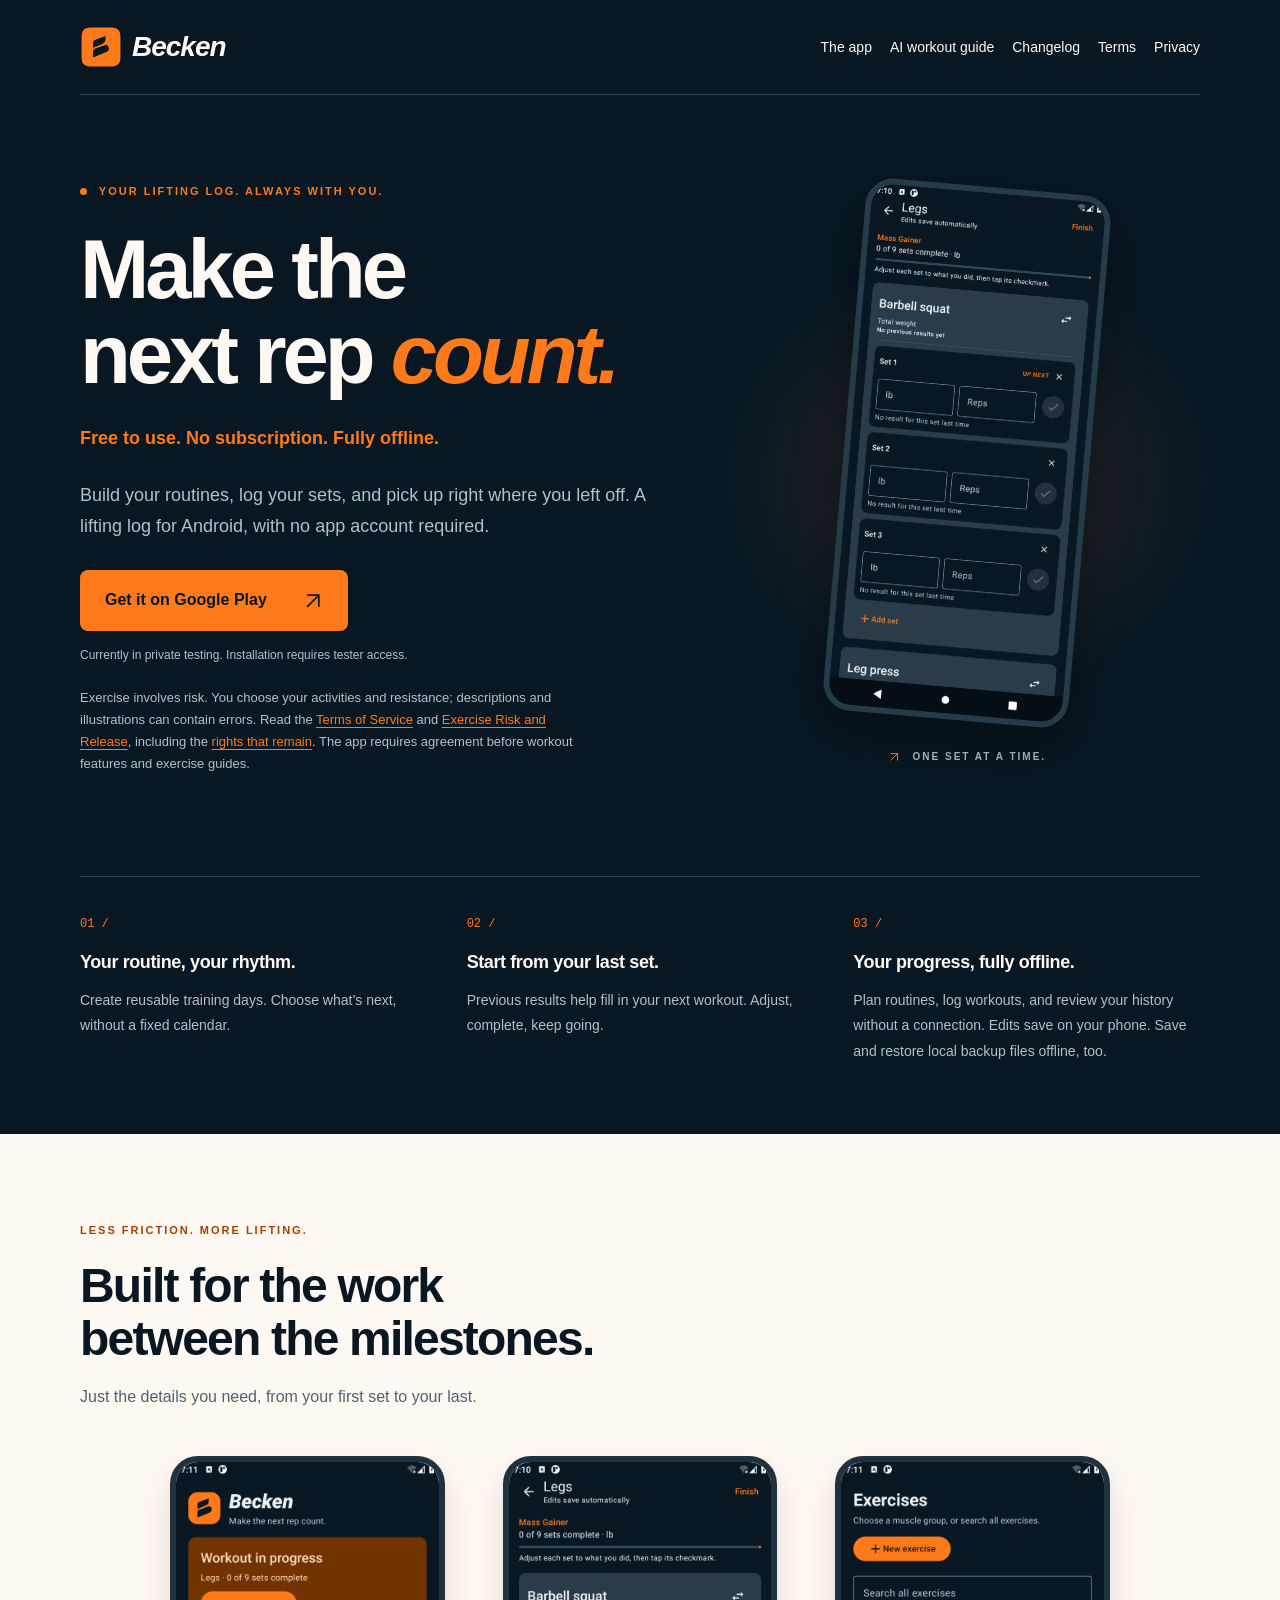
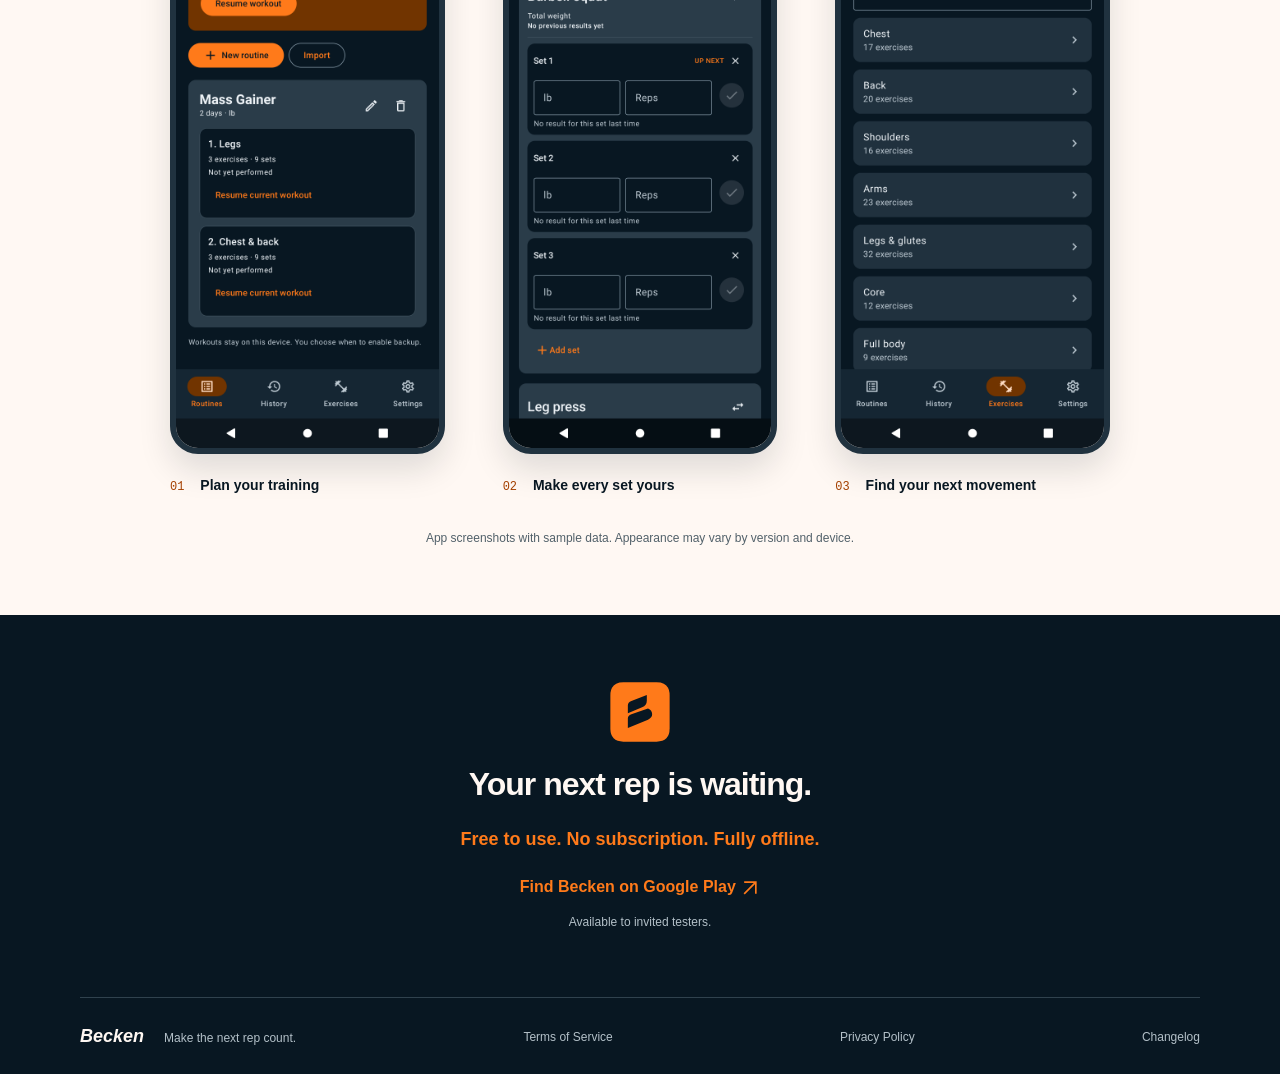
<file: index.html>
<!doctype html>
<html lang="en">
<head>
  <meta charset="utf-8">
  <meta name="viewport" content="width=device-width, initial-scale=1">
  <meta name="theme-color" content="#081722">
  <title>Becken — Make the next rep count.</title>
  <meta name="description" content="Becken is a free Android lifting log. No subscription. Fully offline. Build routines, log sets, and review your progress without an app account.">
  <link rel="canonical" href="https://becken.app/">
  <meta property="og:title" content="Becken — Make the next rep count.">
  <meta property="og:description" content="Becken is a free Android lifting log. No subscription. Fully offline. Build routines, log sets, and review your progress without an app account.">
  <meta property="og:type" content="website">
  <meta property="og:url" content="https://becken.app/">
  <meta property="og:image" content="https://becken.app/assets/social.png">
  <link rel="icon" href="assets/logo.svg" type="image/svg+xml">
  <link rel="stylesheet" href="styles.css">
</head>
<body>
  <a class="skip-link" href="#main">Skip to content</a>
  <header class="site-header wrap">
    <a class="brand" href="./" aria-label="Becken home"><img src="assets/logo.svg" width="42" height="42" alt=""><span>Becken</span></a>
    <nav aria-label="Main navigation"><a href="#screenshots">The app</a><a href="guides/ai-workouts/">AI workout guide</a><a href="changelog/">Changelog</a><a href="terms/">Terms</a><a href="privacy/">Privacy</a></nav>
  </header>
  <main id="main">
    <section class="hero wrap" aria-labelledby="headline">
      <div class="hero-copy">
        <p class="eyebrow"><span class="dot"></span> YOUR LIFTING LOG. ALWAYS WITH YOU.</p>
        <h1 id="headline">Make the<br>next rep <em>count.</em></h1>
        <p class="promise">Free to use. No subscription. Fully offline.</p>
        <p class="intro">Build your routines, log your sets, and pick up right where you left off. A lifting log for Android, with no app account required.</p>
        <a class="button" href="https://play.google.com/store/apps/details?id=app.becken.android">Get it on Google Play <span aria-hidden="true"><svg class="arrow" viewBox="0 0 24 24" width="20" height="20" fill="none" stroke="currentColor" stroke-width="2" aria-hidden="true"><path d="M5 19 19 5M5 5h14v14"/></svg></span></a>
        <p class="availability">Currently in private testing. Installation requires tester access.</p>
        <p class="safety-note">Exercise involves risk. You choose your activities and resistance; descriptions and illustrations can contain errors. Read the <a href="terms/">Terms of Service</a> and <a href="terms/#exercise-risk-and-release">Exercise Risk and Release</a>, including the <a href="terms/#rights-that-remain">rights that remain</a>. The app requires agreement before workout features and exercise guides.</p>
      </div>
      <div class="hero-visual">
        <div class="orbit" aria-hidden="true"></div>
        <img class="phone hero-phone" src="assets/screenshots/workout.png" width="1280" height="2856" alt="Becken workout screen showing barbell squat sets with weight and rep inputs" fetchpriority="high">
        <p class="visual-caption"><span aria-hidden="true"><svg class="arrow" viewBox="0 0 24 24" width="20" height="20" fill="none" stroke="currentColor" stroke-width="2" aria-hidden="true"><path d="M5 19 19 5M5 5h14v14"/></svg></span> ONE SET AT A TIME.</p>
      </div>
    </section>
    <section class="principles wrap" aria-label="Built around your training">
      <div><span class="number">01 /</span><h2>Your routine, your rhythm.</h2><p>Create reusable training days. Choose what’s next, without a fixed calendar.</p></div>
      <div><span class="number">02 /</span><h2>Start from your last set.</h2><p>Previous results help fill in your next workout. Adjust, complete, keep going.</p></div>
      <div><span class="number">03 /</span><h2>Your progress, fully offline.</h2><p>Plan routines, log workouts, and review your history without a connection. Edits save on your phone. Save and restore local backup files offline, too.</p></div>
    </section>
    <section class="app-section" id="screenshots" aria-labelledby="app-title">
      <div class="wrap">
        <div class="section-heading"><p class="eyebrow">LESS FRICTION. MORE LIFTING.</p><h2 id="app-title">Built for the work<br>between the milestones.</h2><p>Just the details you need, from your first set to your last.</p></div>
        <div class="screenshots">
          <figure><a href="assets/screenshots/routines.png" aria-label="View full-size routines screenshot"><img class="phone" src="assets/screenshots/routines.png" alt="Becken routines screen with reusable training days" width="1280" height="2856" loading="lazy"></a><figcaption><span>01</span> Plan your training</figcaption></figure>
          <figure><a href="assets/screenshots/workout.png" aria-label="View full-size workout screenshot"><img class="phone" src="assets/screenshots/workout.png" alt="Becken workout screen for logging weights and reps, set by set" width="1280" height="2856" loading="lazy"></a><figcaption><span>02</span> Make every set yours</figcaption></figure>
          <figure><a href="assets/screenshots/exercises.png" aria-label="View full-size exercise library screenshot"><img class="phone" src="assets/screenshots/exercises.png" alt="Becken exercise library organized by muscle group" width="1280" height="2856" loading="lazy"></a><figcaption><span>03</span> Find your next movement</figcaption></figure>
        </div>
        <p class="screenshot-note">App screenshots with sample data. Appearance may vary by version and device.</p>
      </div>
    </section>
    <section class="closing wrap"><img src="assets/logo.svg" alt="" width="64" height="64"><h2>Your next rep is waiting.</h2><p class="promise">Free to use. No subscription. Fully offline.</p><a class="text-link" href="https://play.google.com/store/apps/details?id=app.becken.android">Find Becken on Google Play <span aria-hidden="true"><svg class="arrow" viewBox="0 0 24 24" width="20" height="20" fill="none" stroke="currentColor" stroke-width="2" aria-hidden="true"><path d="M5 19 19 5M5 5h14v14"/></svg></span></a><p class="availability">Available to invited testers.</p></section>
  </main>
  <footer class="site-footer wrap"><span class="footer-brand">Becken <span>Make the next rep count.</span></span><a href="terms/">Terms of Service</a><a href="privacy/">Privacy Policy</a><a href="changelog/">Changelog</a></footer>
</body>
</html>
</file>
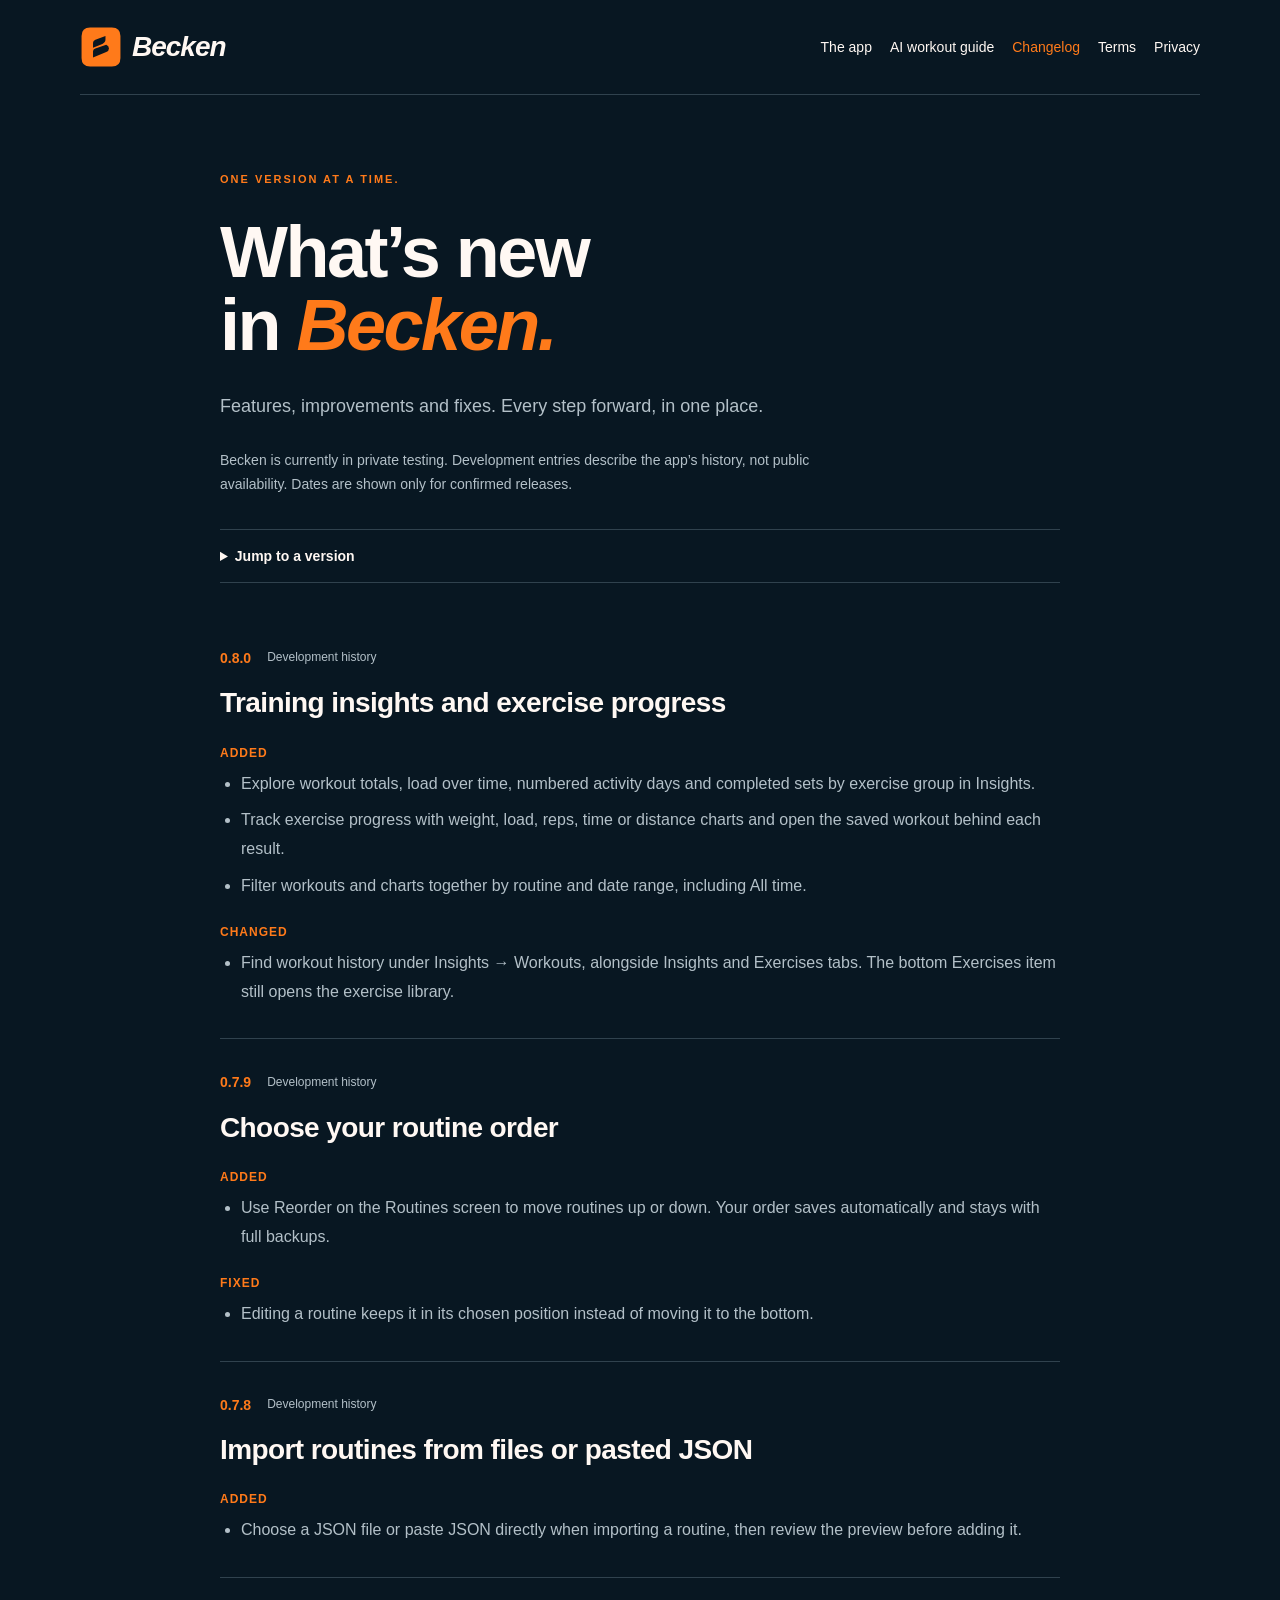
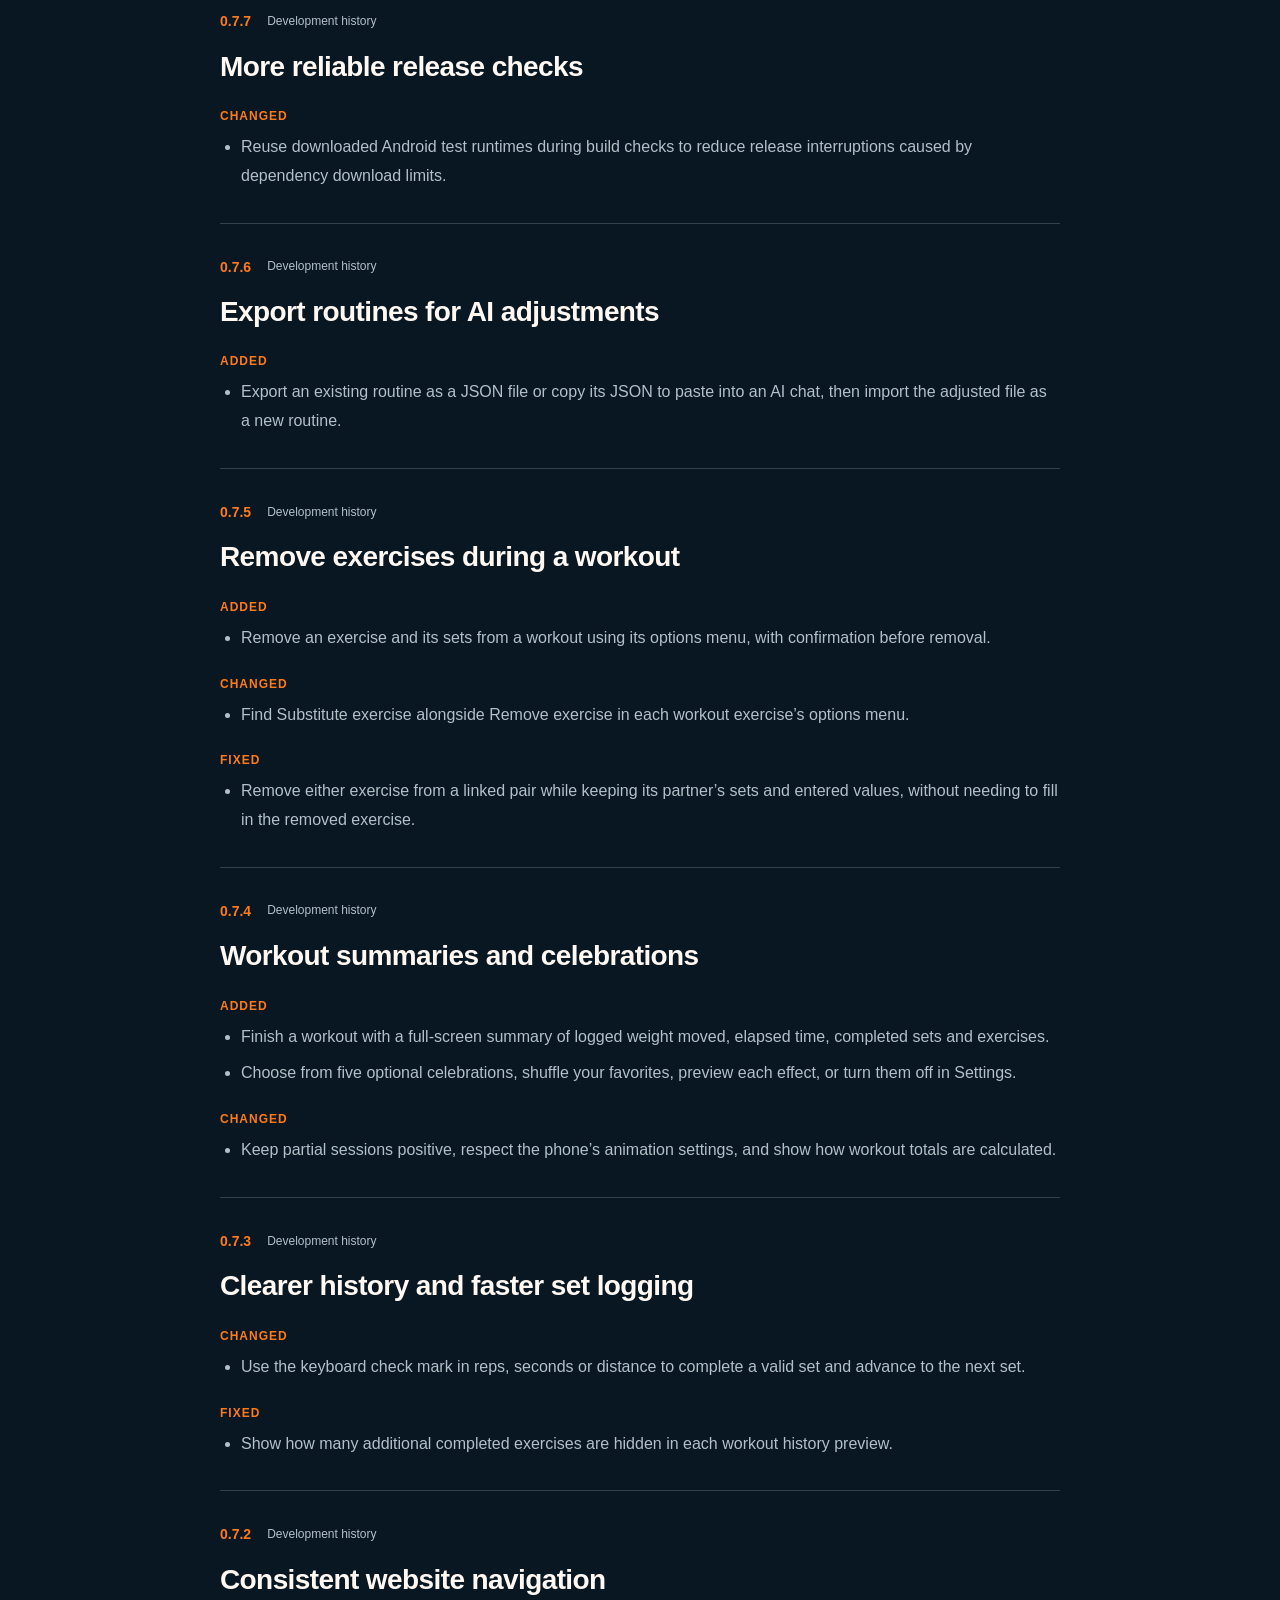
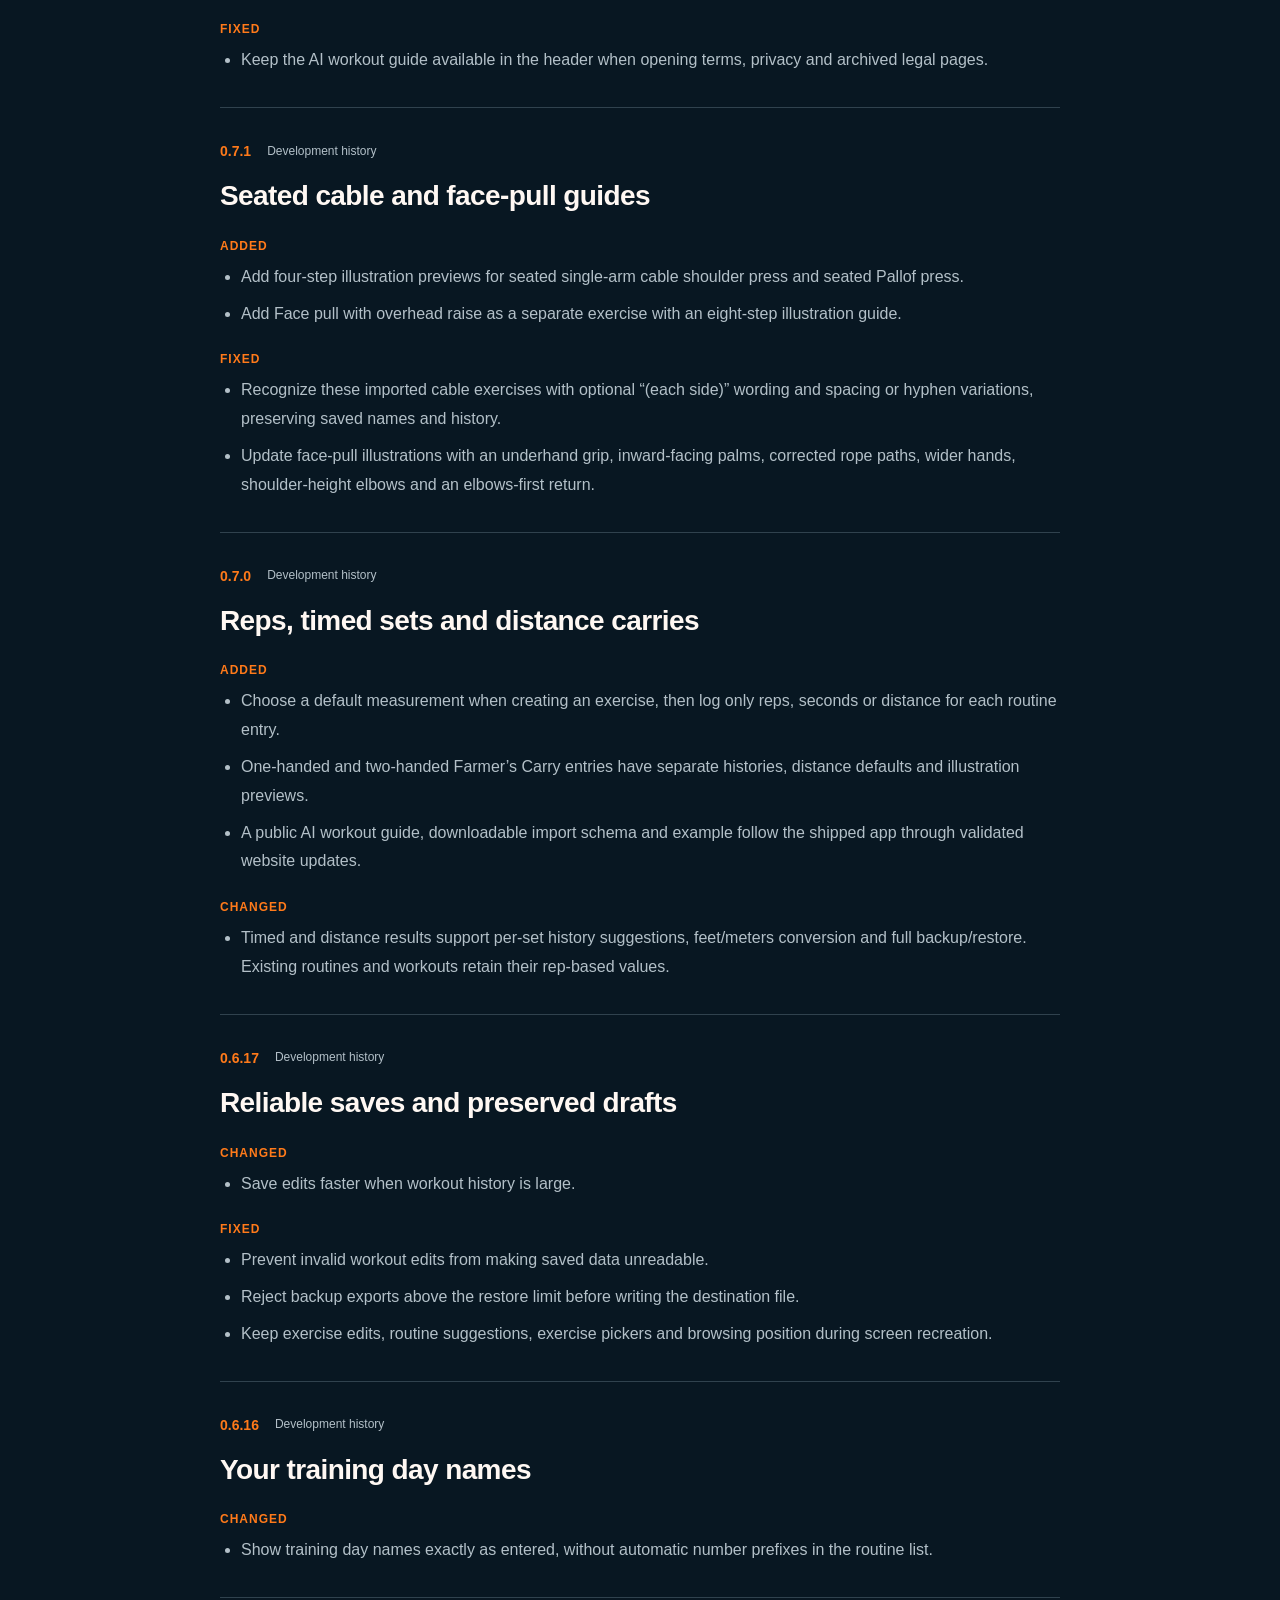
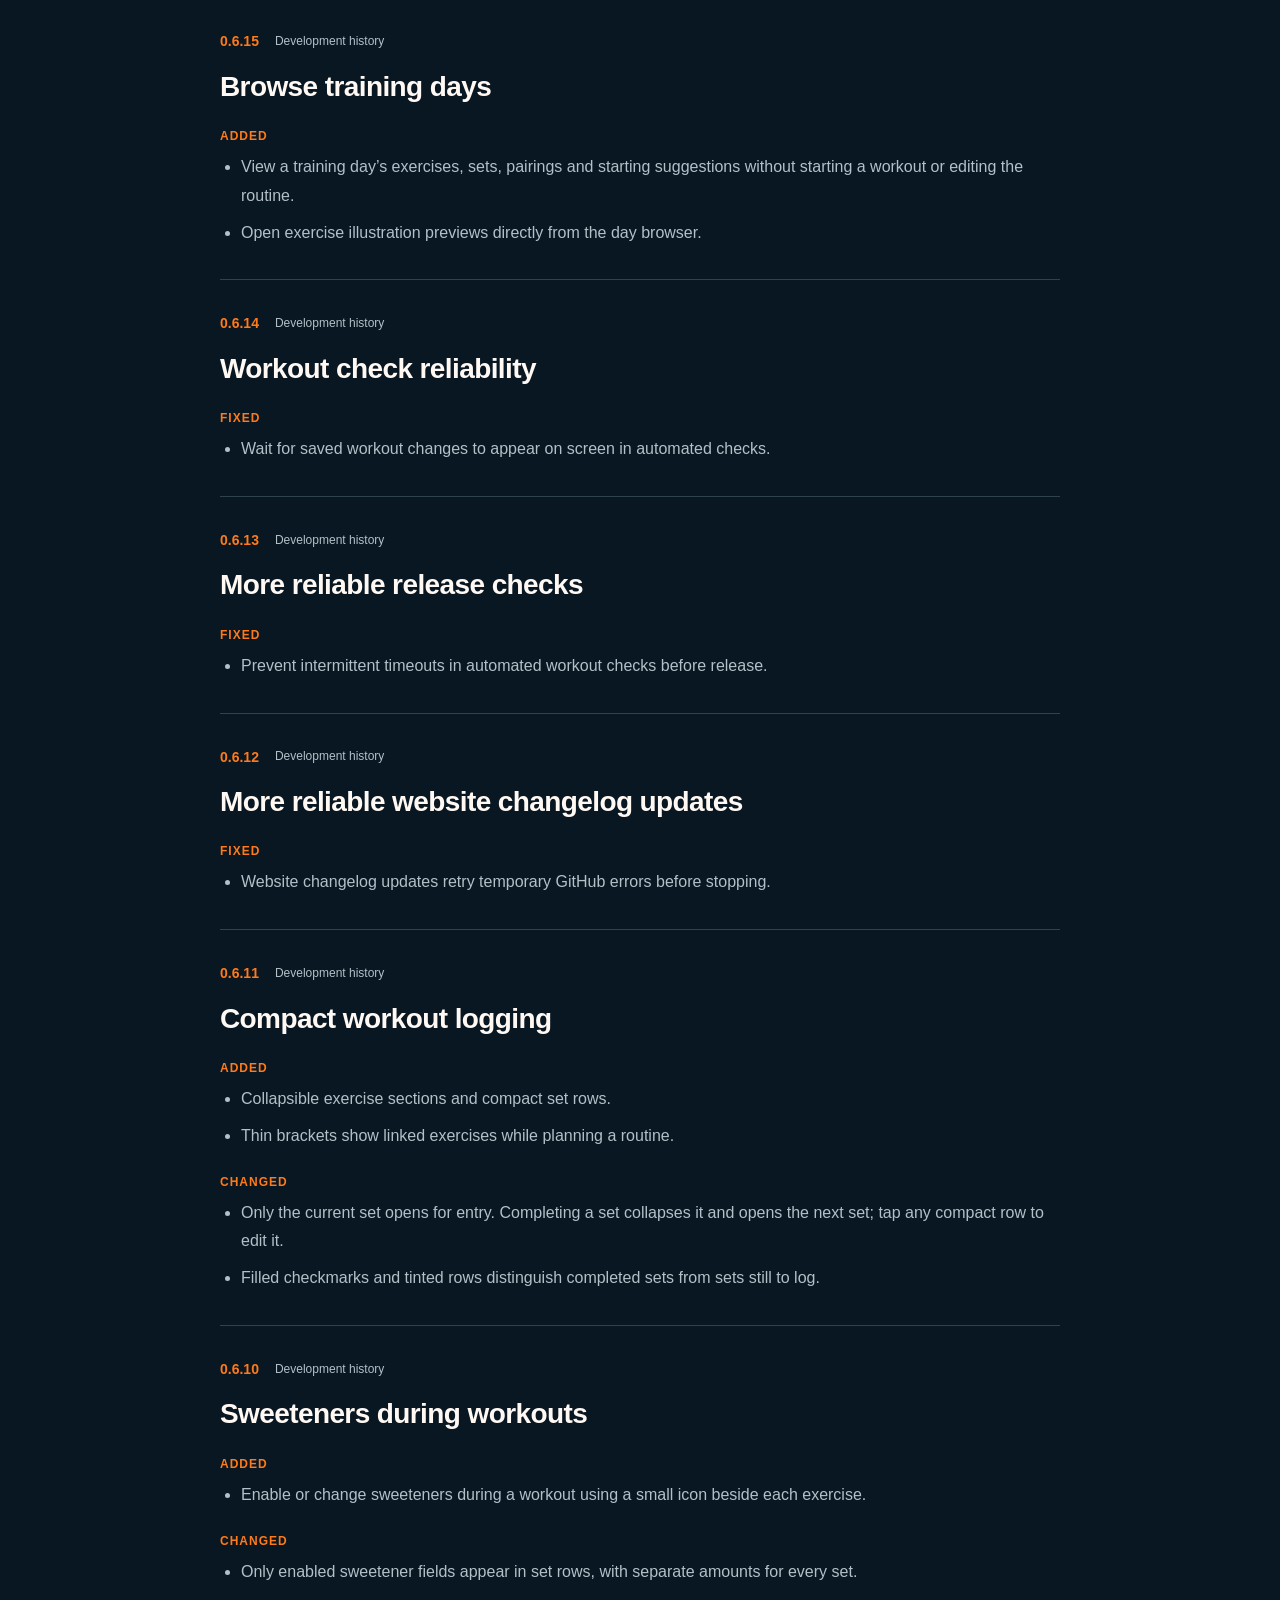
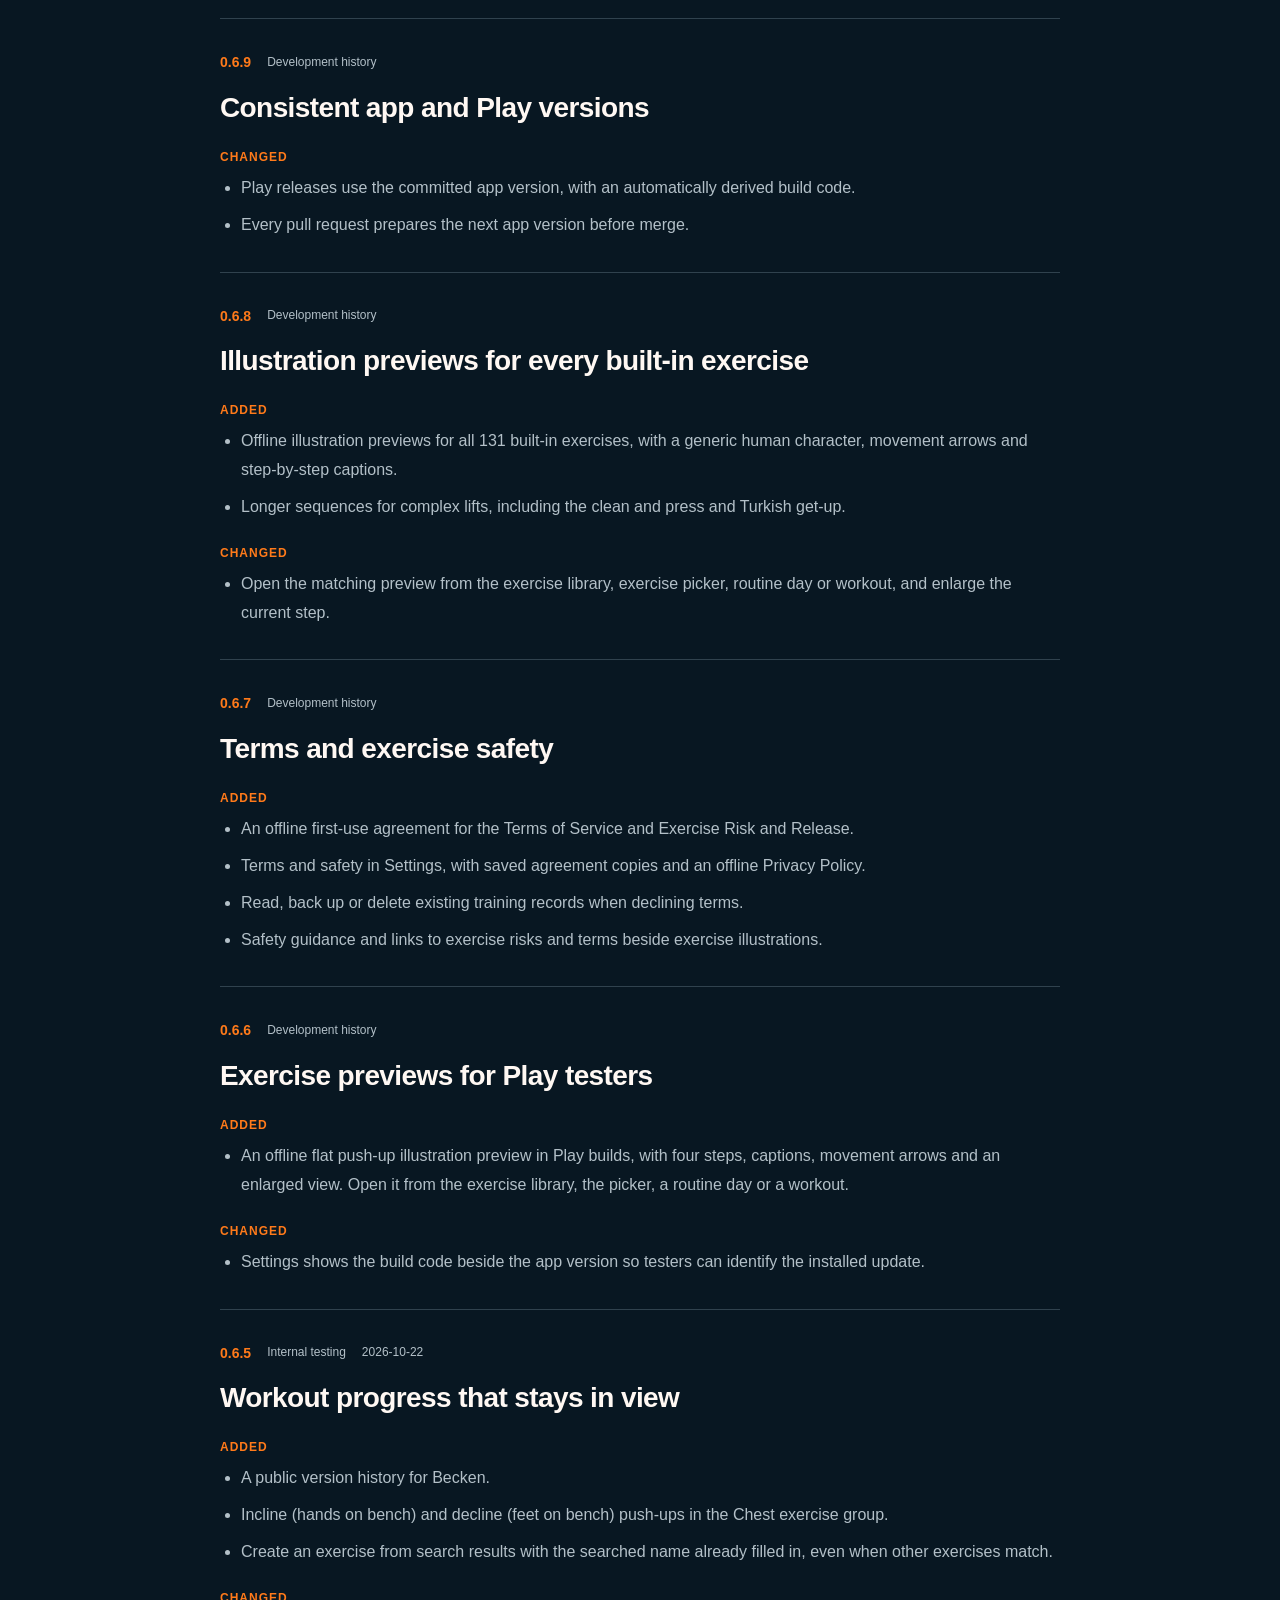
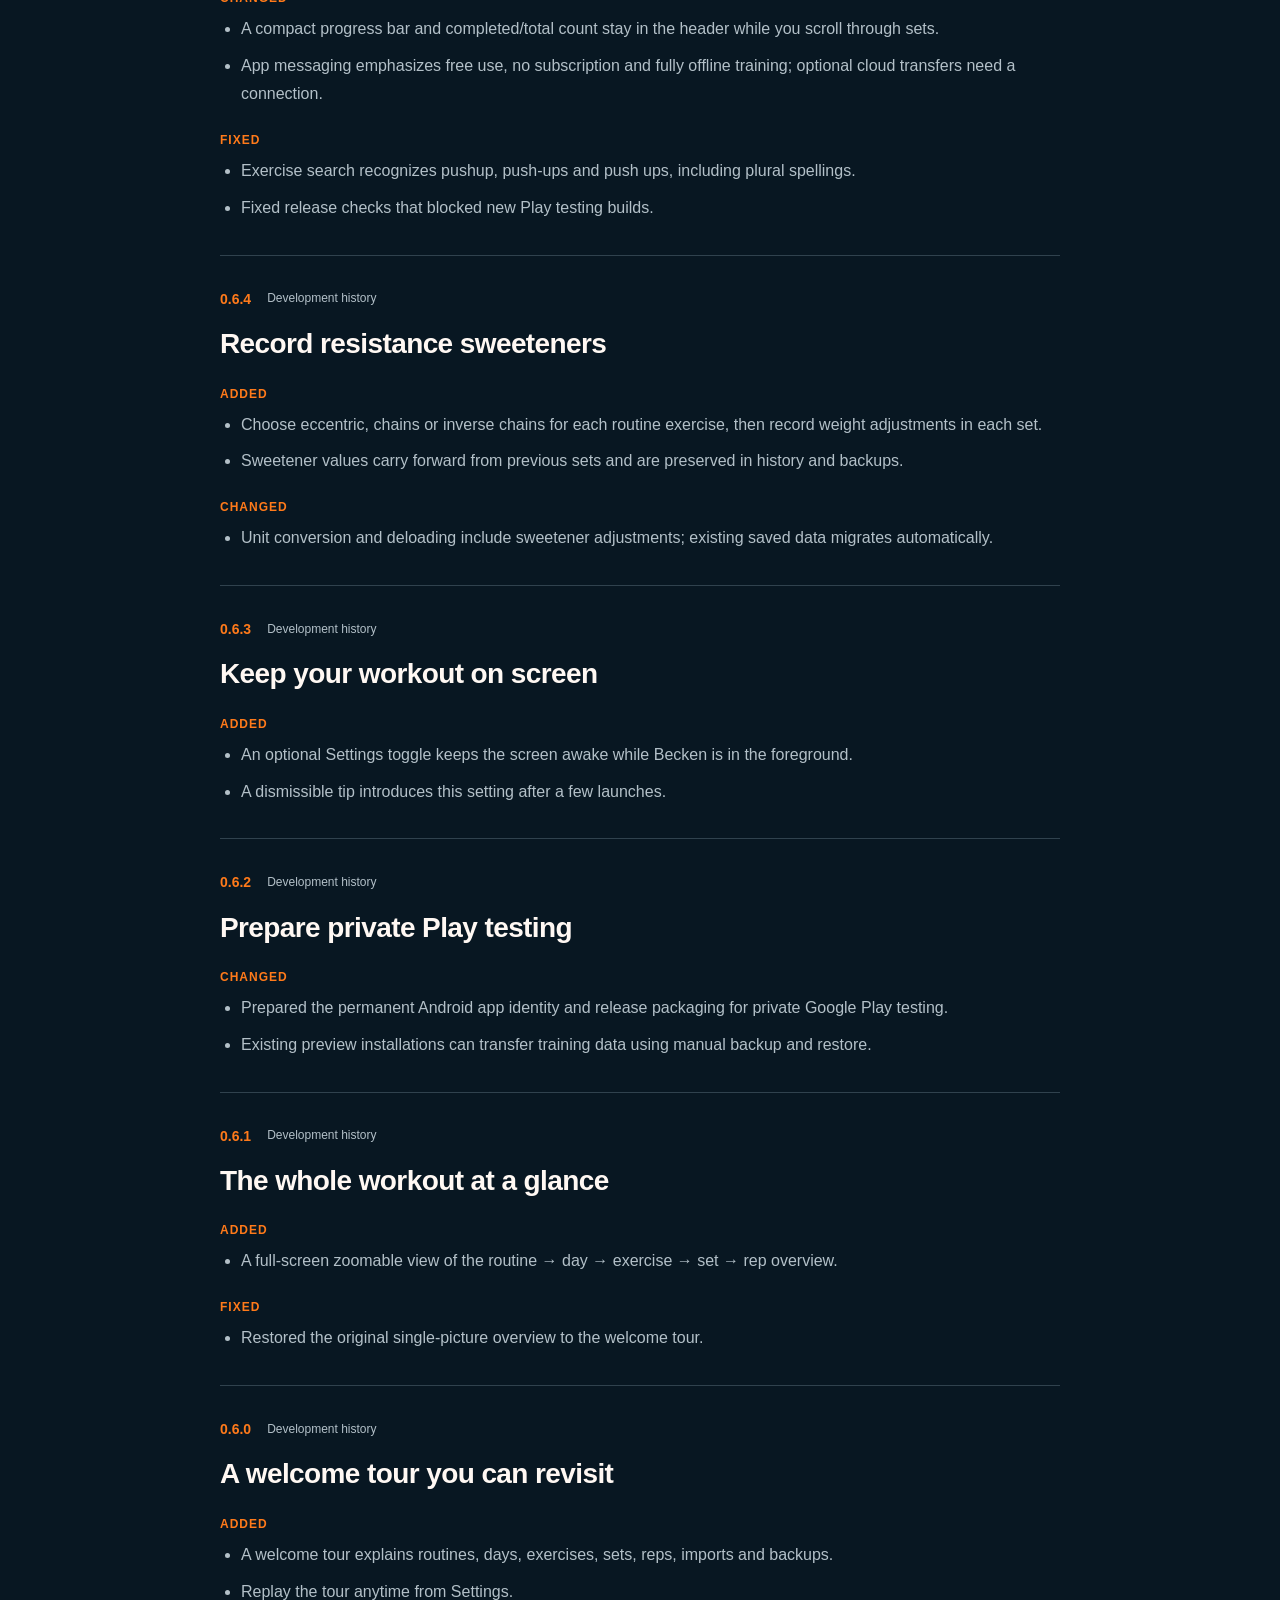
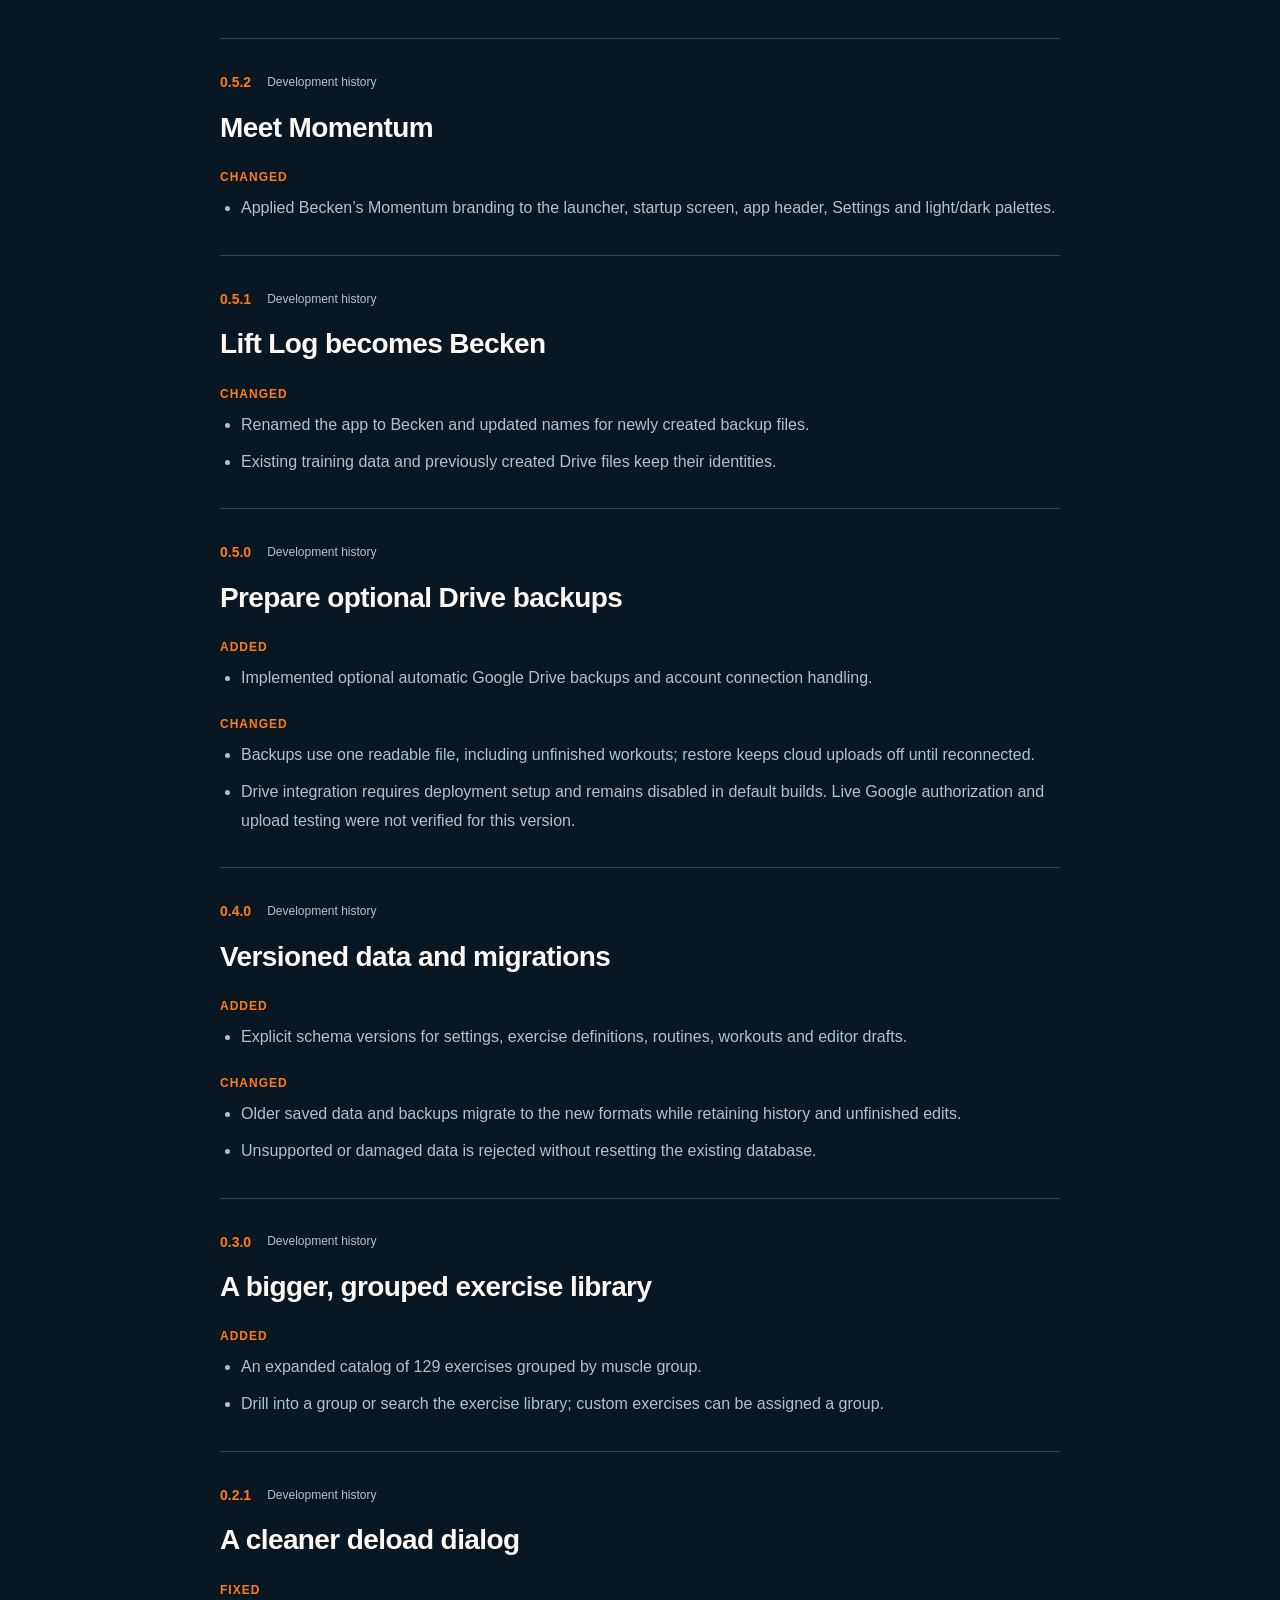
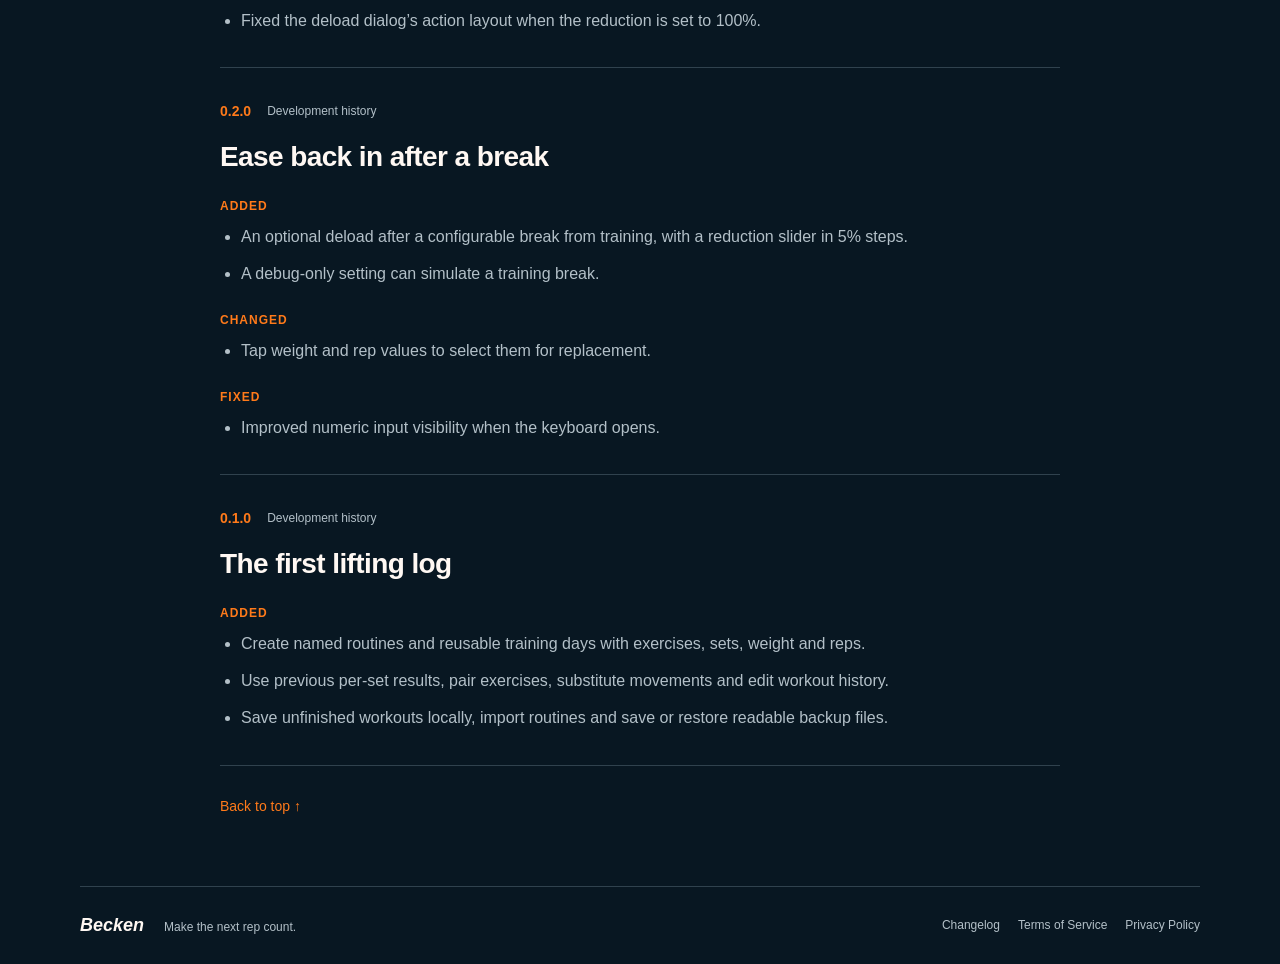
<file: changelog/index.html>
<!doctype html>
<html lang="en">
<head>
  <meta charset="utf-8">
  <meta name="viewport" content="width=device-width, initial-scale=1">
  <meta name="theme-color" content="#081722">
  <title>Becken changelog — What’s new</title>
  <meta name="description" content="Features, improvements and fixes in Becken, the free offline Android lifting log. Browse the version history.">
  <link rel="canonical" href="https://becken.app/changelog/">
  <meta property="og:title" content="Becken changelog — What’s new">
  <meta property="og:description" content="Features, improvements and fixes, version by version.">
  <meta property="og:type" content="website">
  <meta property="og:url" content="https://becken.app/changelog/">
  <meta property="og:image" content="https://becken.app/assets/social.png">
  <link rel="icon" href="../assets/logo.svg" type="image/svg+xml">
  <link rel="stylesheet" href="../styles.css">
</head>
<body>
  <!-- Generated by scripts/build_changelog.py from changelog/releases.json. -->
  <a class="skip-link" href="#main">Skip to content</a>
  <header class="site-header wrap">
    <a class="brand" href="../" aria-label="Becken home"><img src="../assets/logo.svg" width="42" height="42" alt=""><span>Becken</span></a>
    <nav aria-label="Main navigation"><a href="../#screenshots">The app</a><a href="../guides/ai-workouts/">AI workout guide</a><a href="../changelog/" aria-current="page">Changelog</a><a href="../terms/">Terms</a><a href="../privacy/">Privacy</a></nav>
  </header>
  <main id="main" class="history wrap">
    <div class="history-intro">
      <p class="eyebrow">ONE VERSION AT A TIME.</p>
      <h1>What’s new<br>in <em>Becken.</em></h1>
      <p class="intro">Features, improvements and fixes. Every step forward, in one place.</p>
      <p class="history-note">Becken is currently in private testing. Development entries describe the app’s history, not public availability. Dates are shown only for confirmed releases.</p>
    </div>
    <details class="version-index"><summary>Jump to a version</summary><nav aria-label="Version history"><a href="#v0-8-0">0.8.0</a><a href="#v0-7-9">0.7.9</a><a href="#v0-7-8">0.7.8</a><a href="#v0-7-7">0.7.7</a><a href="#v0-7-6">0.7.6</a><a href="#v0-7-5">0.7.5</a><a href="#v0-7-4">0.7.4</a><a href="#v0-7-3">0.7.3</a><a href="#v0-7-2">0.7.2</a><a href="#v0-7-1">0.7.1</a><a href="#v0-7-0">0.7.0</a><a href="#v0-6-17">0.6.17</a><a href="#v0-6-16">0.6.16</a><a href="#v0-6-15">0.6.15</a><a href="#v0-6-14">0.6.14</a><a href="#v0-6-13">0.6.13</a><a href="#v0-6-12">0.6.12</a><a href="#v0-6-11">0.6.11</a><a href="#v0-6-10">0.6.10</a><a href="#v0-6-9">0.6.9</a><a href="#v0-6-8">0.6.8</a><a href="#v0-6-7">0.6.7</a><a href="#v0-6-6">0.6.6</a><a href="#v0-6-5">0.6.5</a><a href="#v0-6-4">0.6.4</a><a href="#v0-6-3">0.6.3</a><a href="#v0-6-2">0.6.2</a><a href="#v0-6-1">0.6.1</a><a href="#v0-6-0">0.6.0</a><a href="#v0-5-2">0.5.2</a><a href="#v0-5-1">0.5.1</a><a href="#v0-5-0">0.5.0</a><a href="#v0-4-0">0.4.0</a><a href="#v0-3-0">0.3.0</a><a href="#v0-2-1">0.2.1</a><a href="#v0-2-0">0.2.0</a><a href="#v0-1-0">0.1.0</a></nav></details>
    <div class="release-list"><article class="release" id="v0-8-0" aria-labelledby="title-v0-8-0"><header><p class="release-meta"><span class="version-badge">0.8.0</span><span>Development history</span></p><h2 id="title-v0-8-0">Training insights and exercise progress</h2></header><section class="change-section"><h3>Added</h3><ul><li>Explore workout totals, load over time, numbered activity days and completed sets by exercise group in Insights.</li><li>Track exercise progress with weight, load, reps, time or distance charts and open the saved workout behind each result.</li><li>Filter workouts and charts together by routine and date range, including All time.</li></ul></section>
<section class="change-section"><h3>Changed</h3><ul><li>Find workout history under Insights → Workouts, alongside Insights and Exercises tabs. The bottom Exercises item still opens the exercise library.</li></ul></section></article>
<article class="release" id="v0-7-9" aria-labelledby="title-v0-7-9"><header><p class="release-meta"><span class="version-badge">0.7.9</span><span>Development history</span></p><h2 id="title-v0-7-9">Choose your routine order</h2></header><section class="change-section"><h3>Added</h3><ul><li>Use Reorder on the Routines screen to move routines up or down. Your order saves automatically and stays with full backups.</li></ul></section>
<section class="change-section"><h3>Fixed</h3><ul><li>Editing a routine keeps it in its chosen position instead of moving it to the bottom.</li></ul></section></article>
<article class="release" id="v0-7-8" aria-labelledby="title-v0-7-8"><header><p class="release-meta"><span class="version-badge">0.7.8</span><span>Development history</span></p><h2 id="title-v0-7-8">Import routines from files or pasted JSON</h2></header><section class="change-section"><h3>Added</h3><ul><li>Choose a JSON file or paste JSON directly when importing a routine, then review the preview before adding it.</li></ul></section></article>
<article class="release" id="v0-7-7" aria-labelledby="title-v0-7-7"><header><p class="release-meta"><span class="version-badge">0.7.7</span><span>Development history</span></p><h2 id="title-v0-7-7">More reliable release checks</h2></header><section class="change-section"><h3>Changed</h3><ul><li>Reuse downloaded Android test runtimes during build checks to reduce release interruptions caused by dependency download limits.</li></ul></section></article>
<article class="release" id="v0-7-6" aria-labelledby="title-v0-7-6"><header><p class="release-meta"><span class="version-badge">0.7.6</span><span>Development history</span></p><h2 id="title-v0-7-6">Export routines for AI adjustments</h2></header><section class="change-section"><h3>Added</h3><ul><li>Export an existing routine as a JSON file or copy its JSON to paste into an AI chat, then import the adjusted file as a new routine.</li></ul></section></article>
<article class="release" id="v0-7-5" aria-labelledby="title-v0-7-5"><header><p class="release-meta"><span class="version-badge">0.7.5</span><span>Development history</span></p><h2 id="title-v0-7-5">Remove exercises during a workout</h2></header><section class="change-section"><h3>Added</h3><ul><li>Remove an exercise and its sets from a workout using its options menu, with confirmation before removal.</li></ul></section>
<section class="change-section"><h3>Changed</h3><ul><li>Find Substitute exercise alongside Remove exercise in each workout exercise’s options menu.</li></ul></section>
<section class="change-section"><h3>Fixed</h3><ul><li>Remove either exercise from a linked pair while keeping its partner’s sets and entered values, without needing to fill in the removed exercise.</li></ul></section></article>
<article class="release" id="v0-7-4" aria-labelledby="title-v0-7-4"><header><p class="release-meta"><span class="version-badge">0.7.4</span><span>Development history</span></p><h2 id="title-v0-7-4">Workout summaries and celebrations</h2></header><section class="change-section"><h3>Added</h3><ul><li>Finish a workout with a full-screen summary of logged weight moved, elapsed time, completed sets and exercises.</li><li>Choose from five optional celebrations, shuffle your favorites, preview each effect, or turn them off in Settings.</li></ul></section>
<section class="change-section"><h3>Changed</h3><ul><li>Keep partial sessions positive, respect the phone’s animation settings, and show how workout totals are calculated.</li></ul></section></article>
<article class="release" id="v0-7-3" aria-labelledby="title-v0-7-3"><header><p class="release-meta"><span class="version-badge">0.7.3</span><span>Development history</span></p><h2 id="title-v0-7-3">Clearer history and faster set logging</h2></header><section class="change-section"><h3>Changed</h3><ul><li>Use the keyboard check mark in reps, seconds or distance to complete a valid set and advance to the next set.</li></ul></section>
<section class="change-section"><h3>Fixed</h3><ul><li>Show how many additional completed exercises are hidden in each workout history preview.</li></ul></section></article>
<article class="release" id="v0-7-2" aria-labelledby="title-v0-7-2"><header><p class="release-meta"><span class="version-badge">0.7.2</span><span>Development history</span></p><h2 id="title-v0-7-2">Consistent website navigation</h2></header><section class="change-section"><h3>Fixed</h3><ul><li>Keep the AI workout guide available in the header when opening terms, privacy and archived legal pages.</li></ul></section></article>
<article class="release" id="v0-7-1" aria-labelledby="title-v0-7-1"><header><p class="release-meta"><span class="version-badge">0.7.1</span><span>Development history</span></p><h2 id="title-v0-7-1">Seated cable and face-pull guides</h2></header><section class="change-section"><h3>Added</h3><ul><li>Add four-step illustration previews for seated single-arm cable shoulder press and seated Pallof press.</li><li>Add Face pull with overhead raise as a separate exercise with an eight-step illustration guide.</li></ul></section>
<section class="change-section"><h3>Fixed</h3><ul><li>Recognize these imported cable exercises with optional “(each side)” wording and spacing or hyphen variations, preserving saved names and history.</li><li>Update face-pull illustrations with an underhand grip, inward-facing palms, corrected rope paths, wider hands, shoulder-height elbows and an elbows-first return.</li></ul></section></article>
<article class="release" id="v0-7-0" aria-labelledby="title-v0-7-0"><header><p class="release-meta"><span class="version-badge">0.7.0</span><span>Development history</span></p><h2 id="title-v0-7-0">Reps, timed sets and distance carries</h2></header><section class="change-section"><h3>Added</h3><ul><li>Choose a default measurement when creating an exercise, then log only reps, seconds or distance for each routine entry.</li><li>One-handed and two-handed Farmer’s Carry entries have separate histories, distance defaults and illustration previews.</li><li>A public AI workout guide, downloadable import schema and example follow the shipped app through validated website updates.</li></ul></section>
<section class="change-section"><h3>Changed</h3><ul><li>Timed and distance results support per-set history suggestions, feet/meters conversion and full backup/restore. Existing routines and workouts retain their rep-based values.</li></ul></section></article>
<article class="release" id="v0-6-17" aria-labelledby="title-v0-6-17"><header><p class="release-meta"><span class="version-badge">0.6.17</span><span>Development history</span></p><h2 id="title-v0-6-17">Reliable saves and preserved drafts</h2></header><section class="change-section"><h3>Changed</h3><ul><li>Save edits faster when workout history is large.</li></ul></section>
<section class="change-section"><h3>Fixed</h3><ul><li>Prevent invalid workout edits from making saved data unreadable.</li><li>Reject backup exports above the restore limit before writing the destination file.</li><li>Keep exercise edits, routine suggestions, exercise pickers and browsing position during screen recreation.</li></ul></section></article>
<article class="release" id="v0-6-16" aria-labelledby="title-v0-6-16"><header><p class="release-meta"><span class="version-badge">0.6.16</span><span>Development history</span></p><h2 id="title-v0-6-16">Your training day names</h2></header><section class="change-section"><h3>Changed</h3><ul><li>Show training day names exactly as entered, without automatic number prefixes in the routine list.</li></ul></section></article>
<article class="release" id="v0-6-15" aria-labelledby="title-v0-6-15"><header><p class="release-meta"><span class="version-badge">0.6.15</span><span>Development history</span></p><h2 id="title-v0-6-15">Browse training days</h2></header><section class="change-section"><h3>Added</h3><ul><li>View a training day’s exercises, sets, pairings and starting suggestions without starting a workout or editing the routine.</li><li>Open exercise illustration previews directly from the day browser.</li></ul></section></article>
<article class="release" id="v0-6-14" aria-labelledby="title-v0-6-14"><header><p class="release-meta"><span class="version-badge">0.6.14</span><span>Development history</span></p><h2 id="title-v0-6-14">Workout check reliability</h2></header><section class="change-section"><h3>Fixed</h3><ul><li>Wait for saved workout changes to appear on screen in automated checks.</li></ul></section></article>
<article class="release" id="v0-6-13" aria-labelledby="title-v0-6-13"><header><p class="release-meta"><span class="version-badge">0.6.13</span><span>Development history</span></p><h2 id="title-v0-6-13">More reliable release checks</h2></header><section class="change-section"><h3>Fixed</h3><ul><li>Prevent intermittent timeouts in automated workout checks before release.</li></ul></section></article>
<article class="release" id="v0-6-12" aria-labelledby="title-v0-6-12"><header><p class="release-meta"><span class="version-badge">0.6.12</span><span>Development history</span></p><h2 id="title-v0-6-12">More reliable website changelog updates</h2></header><section class="change-section"><h3>Fixed</h3><ul><li>Website changelog updates retry temporary GitHub errors before stopping.</li></ul></section></article>
<article class="release" id="v0-6-11" aria-labelledby="title-v0-6-11"><header><p class="release-meta"><span class="version-badge">0.6.11</span><span>Development history</span></p><h2 id="title-v0-6-11">Compact workout logging</h2></header><section class="change-section"><h3>Added</h3><ul><li>Collapsible exercise sections and compact set rows.</li><li>Thin brackets show linked exercises while planning a routine.</li></ul></section>
<section class="change-section"><h3>Changed</h3><ul><li>Only the current set opens for entry. Completing a set collapses it and opens the next set; tap any compact row to edit it.</li><li>Filled checkmarks and tinted rows distinguish completed sets from sets still to log.</li></ul></section></article>
<article class="release" id="v0-6-10" aria-labelledby="title-v0-6-10"><header><p class="release-meta"><span class="version-badge">0.6.10</span><span>Development history</span></p><h2 id="title-v0-6-10">Sweeteners during workouts</h2></header><section class="change-section"><h3>Added</h3><ul><li>Enable or change sweeteners during a workout using a small icon beside each exercise.</li></ul></section>
<section class="change-section"><h3>Changed</h3><ul><li>Only enabled sweetener fields appear in set rows, with separate amounts for every set.</li></ul></section></article>
<article class="release" id="v0-6-9" aria-labelledby="title-v0-6-9"><header><p class="release-meta"><span class="version-badge">0.6.9</span><span>Development history</span></p><h2 id="title-v0-6-9">Consistent app and Play versions</h2></header><section class="change-section"><h3>Changed</h3><ul><li>Play releases use the committed app version, with an automatically derived build code.</li><li>Every pull request prepares the next app version before merge.</li></ul></section></article>
<article class="release" id="v0-6-8" aria-labelledby="title-v0-6-8"><header><p class="release-meta"><span class="version-badge">0.6.8</span><span>Development history</span></p><h2 id="title-v0-6-8">Illustration previews for every built-in exercise</h2></header><section class="change-section"><h3>Added</h3><ul><li>Offline illustration previews for all 131 built-in exercises, with a generic human character, movement arrows and step-by-step captions.</li><li>Longer sequences for complex lifts, including the clean and press and Turkish get-up.</li></ul></section>
<section class="change-section"><h3>Changed</h3><ul><li>Open the matching preview from the exercise library, exercise picker, routine day or workout, and enlarge the current step.</li></ul></section></article>
<article class="release" id="v0-6-7" aria-labelledby="title-v0-6-7"><header><p class="release-meta"><span class="version-badge">0.6.7</span><span>Development history</span></p><h2 id="title-v0-6-7">Terms and exercise safety</h2></header><section class="change-section"><h3>Added</h3><ul><li>An offline first-use agreement for the Terms of Service and Exercise Risk and Release.</li><li>Terms and safety in Settings, with saved agreement copies and an offline Privacy Policy.</li><li>Read, back up or delete existing training records when declining terms.</li><li>Safety guidance and links to exercise risks and terms beside exercise illustrations.</li></ul></section></article>
<article class="release" id="v0-6-6" aria-labelledby="title-v0-6-6"><header><p class="release-meta"><span class="version-badge">0.6.6</span><span>Development history</span></p><h2 id="title-v0-6-6">Exercise previews for Play testers</h2></header><section class="change-section"><h3>Added</h3><ul><li>An offline flat push-up illustration preview in Play builds, with four steps, captions, movement arrows and an enlarged view. Open it from the exercise library, the picker, a routine day or a workout.</li></ul></section>
<section class="change-section"><h3>Changed</h3><ul><li>Settings shows the build code beside the app version so testers can identify the installed update.</li></ul></section></article>
<article class="release" id="v0-6-5" aria-labelledby="title-v0-6-5"><header><p class="release-meta"><span class="version-badge">0.6.5</span><span>Internal testing</span><time datetime="2026-10-22">2026-10-22</time></p><h2 id="title-v0-6-5">Workout progress that stays in view</h2></header><section class="change-section"><h3>Added</h3><ul><li>A public version history for Becken.</li><li>Incline (hands on bench) and decline (feet on bench) push-ups in the Chest exercise group.</li><li>Create an exercise from search results with the searched name already filled in, even when other exercises match.</li></ul></section>
<section class="change-section"><h3>Changed</h3><ul><li>A compact progress bar and completed/total count stay in the header while you scroll through sets.</li><li>App messaging emphasizes free use, no subscription and fully offline training; optional cloud transfers need a connection.</li></ul></section>
<section class="change-section"><h3>Fixed</h3><ul><li>Exercise search recognizes pushup, push-ups and push ups, including plural spellings.</li><li>Fixed release checks that blocked new Play testing builds.</li></ul></section></article>
<article class="release" id="v0-6-4" aria-labelledby="title-v0-6-4"><header><p class="release-meta"><span class="version-badge">0.6.4</span><span>Development history</span></p><h2 id="title-v0-6-4">Record resistance sweeteners</h2></header><section class="change-section"><h3>Added</h3><ul><li>Choose eccentric, chains or inverse chains for each routine exercise, then record weight adjustments in each set.</li><li>Sweetener values carry forward from previous sets and are preserved in history and backups.</li></ul></section>
<section class="change-section"><h3>Changed</h3><ul><li>Unit conversion and deloading include sweetener adjustments; existing saved data migrates automatically.</li></ul></section></article>
<article class="release" id="v0-6-3" aria-labelledby="title-v0-6-3"><header><p class="release-meta"><span class="version-badge">0.6.3</span><span>Development history</span></p><h2 id="title-v0-6-3">Keep your workout on screen</h2></header><section class="change-section"><h3>Added</h3><ul><li>An optional Settings toggle keeps the screen awake while Becken is in the foreground.</li><li>A dismissible tip introduces this setting after a few launches.</li></ul></section></article>
<article class="release" id="v0-6-2" aria-labelledby="title-v0-6-2"><header><p class="release-meta"><span class="version-badge">0.6.2</span><span>Development history</span></p><h2 id="title-v0-6-2">Prepare private Play testing</h2></header><section class="change-section"><h3>Changed</h3><ul><li>Prepared the permanent Android app identity and release packaging for private Google Play testing.</li><li>Existing preview installations can transfer training data using manual backup and restore.</li></ul></section></article>
<article class="release" id="v0-6-1" aria-labelledby="title-v0-6-1"><header><p class="release-meta"><span class="version-badge">0.6.1</span><span>Development history</span></p><h2 id="title-v0-6-1">The whole workout at a glance</h2></header><section class="change-section"><h3>Added</h3><ul><li>A full-screen zoomable view of the routine → day → exercise → set → rep overview.</li></ul></section>
<section class="change-section"><h3>Fixed</h3><ul><li>Restored the original single-picture overview to the welcome tour.</li></ul></section></article>
<article class="release" id="v0-6-0" aria-labelledby="title-v0-6-0"><header><p class="release-meta"><span class="version-badge">0.6.0</span><span>Development history</span></p><h2 id="title-v0-6-0">A welcome tour you can revisit</h2></header><section class="change-section"><h3>Added</h3><ul><li>A welcome tour explains routines, days, exercises, sets, reps, imports and backups.</li><li>Replay the tour anytime from Settings.</li></ul></section></article>
<article class="release" id="v0-5-2" aria-labelledby="title-v0-5-2"><header><p class="release-meta"><span class="version-badge">0.5.2</span><span>Development history</span></p><h2 id="title-v0-5-2">Meet Momentum</h2></header><section class="change-section"><h3>Changed</h3><ul><li>Applied Becken’s Momentum branding to the launcher, startup screen, app header, Settings and light/dark palettes.</li></ul></section></article>
<article class="release" id="v0-5-1" aria-labelledby="title-v0-5-1"><header><p class="release-meta"><span class="version-badge">0.5.1</span><span>Development history</span></p><h2 id="title-v0-5-1">Lift Log becomes Becken</h2></header><section class="change-section"><h3>Changed</h3><ul><li>Renamed the app to Becken and updated names for newly created backup files.</li><li>Existing training data and previously created Drive files keep their identities.</li></ul></section></article>
<article class="release" id="v0-5-0" aria-labelledby="title-v0-5-0"><header><p class="release-meta"><span class="version-badge">0.5.0</span><span>Development history</span></p><h2 id="title-v0-5-0">Prepare optional Drive backups</h2></header><section class="change-section"><h3>Added</h3><ul><li>Implemented optional automatic Google Drive backups and account connection handling.</li></ul></section>
<section class="change-section"><h3>Changed</h3><ul><li>Backups use one readable file, including unfinished workouts; restore keeps cloud uploads off until reconnected.</li><li>Drive integration requires deployment setup and remains disabled in default builds. Live Google authorization and upload testing were not verified for this version.</li></ul></section></article>
<article class="release" id="v0-4-0" aria-labelledby="title-v0-4-0"><header><p class="release-meta"><span class="version-badge">0.4.0</span><span>Development history</span></p><h2 id="title-v0-4-0">Versioned data and migrations</h2></header><section class="change-section"><h3>Added</h3><ul><li>Explicit schema versions for settings, exercise definitions, routines, workouts and editor drafts.</li></ul></section>
<section class="change-section"><h3>Changed</h3><ul><li>Older saved data and backups migrate to the new formats while retaining history and unfinished edits.</li><li>Unsupported or damaged data is rejected without resetting the existing database.</li></ul></section></article>
<article class="release" id="v0-3-0" aria-labelledby="title-v0-3-0"><header><p class="release-meta"><span class="version-badge">0.3.0</span><span>Development history</span></p><h2 id="title-v0-3-0">A bigger, grouped exercise library</h2></header><section class="change-section"><h3>Added</h3><ul><li>An expanded catalog of 129 exercises grouped by muscle group.</li><li>Drill into a group or search the exercise library; custom exercises can be assigned a group.</li></ul></section></article>
<article class="release" id="v0-2-1" aria-labelledby="title-v0-2-1"><header><p class="release-meta"><span class="version-badge">0.2.1</span><span>Development history</span></p><h2 id="title-v0-2-1">A cleaner deload dialog</h2></header><section class="change-section"><h3>Fixed</h3><ul><li>Fixed the deload dialog’s action layout when the reduction is set to 100%.</li></ul></section></article>
<article class="release" id="v0-2-0" aria-labelledby="title-v0-2-0"><header><p class="release-meta"><span class="version-badge">0.2.0</span><span>Development history</span></p><h2 id="title-v0-2-0">Ease back in after a break</h2></header><section class="change-section"><h3>Added</h3><ul><li>An optional deload after a configurable break from training, with a reduction slider in 5% steps.</li><li>A debug-only setting can simulate a training break.</li></ul></section>
<section class="change-section"><h3>Changed</h3><ul><li>Tap weight and rep values to select them for replacement.</li></ul></section>
<section class="change-section"><h3>Fixed</h3><ul><li>Improved numeric input visibility when the keyboard opens.</li></ul></section></article>
<article class="release" id="v0-1-0" aria-labelledby="title-v0-1-0"><header><p class="release-meta"><span class="version-badge">0.1.0</span><span>Development history</span></p><h2 id="title-v0-1-0">The first lifting log</h2></header><section class="change-section"><h3>Added</h3><ul><li>Create named routines and reusable training days with exercises, sets, weight and reps.</li><li>Use previous per-set results, pair exercises, substitute movements and edit workout history.</li><li>Save unfinished workouts locally, import routines and save or restore readable backup files.</li></ul></section></article></div>
    <p class="back-to-top"><a href="#main">Back to top ↑</a></p>
  </main>
  <footer class="site-footer wrap"><span class="footer-brand">Becken <span>Make the next rep count.</span></span><nav aria-label="Footer navigation"><a href="./" aria-current="page">Changelog</a><a href="../terms/">Terms of Service</a><a href="../privacy/">Privacy Policy</a></nav></footer>
</body>
</html>
</file>
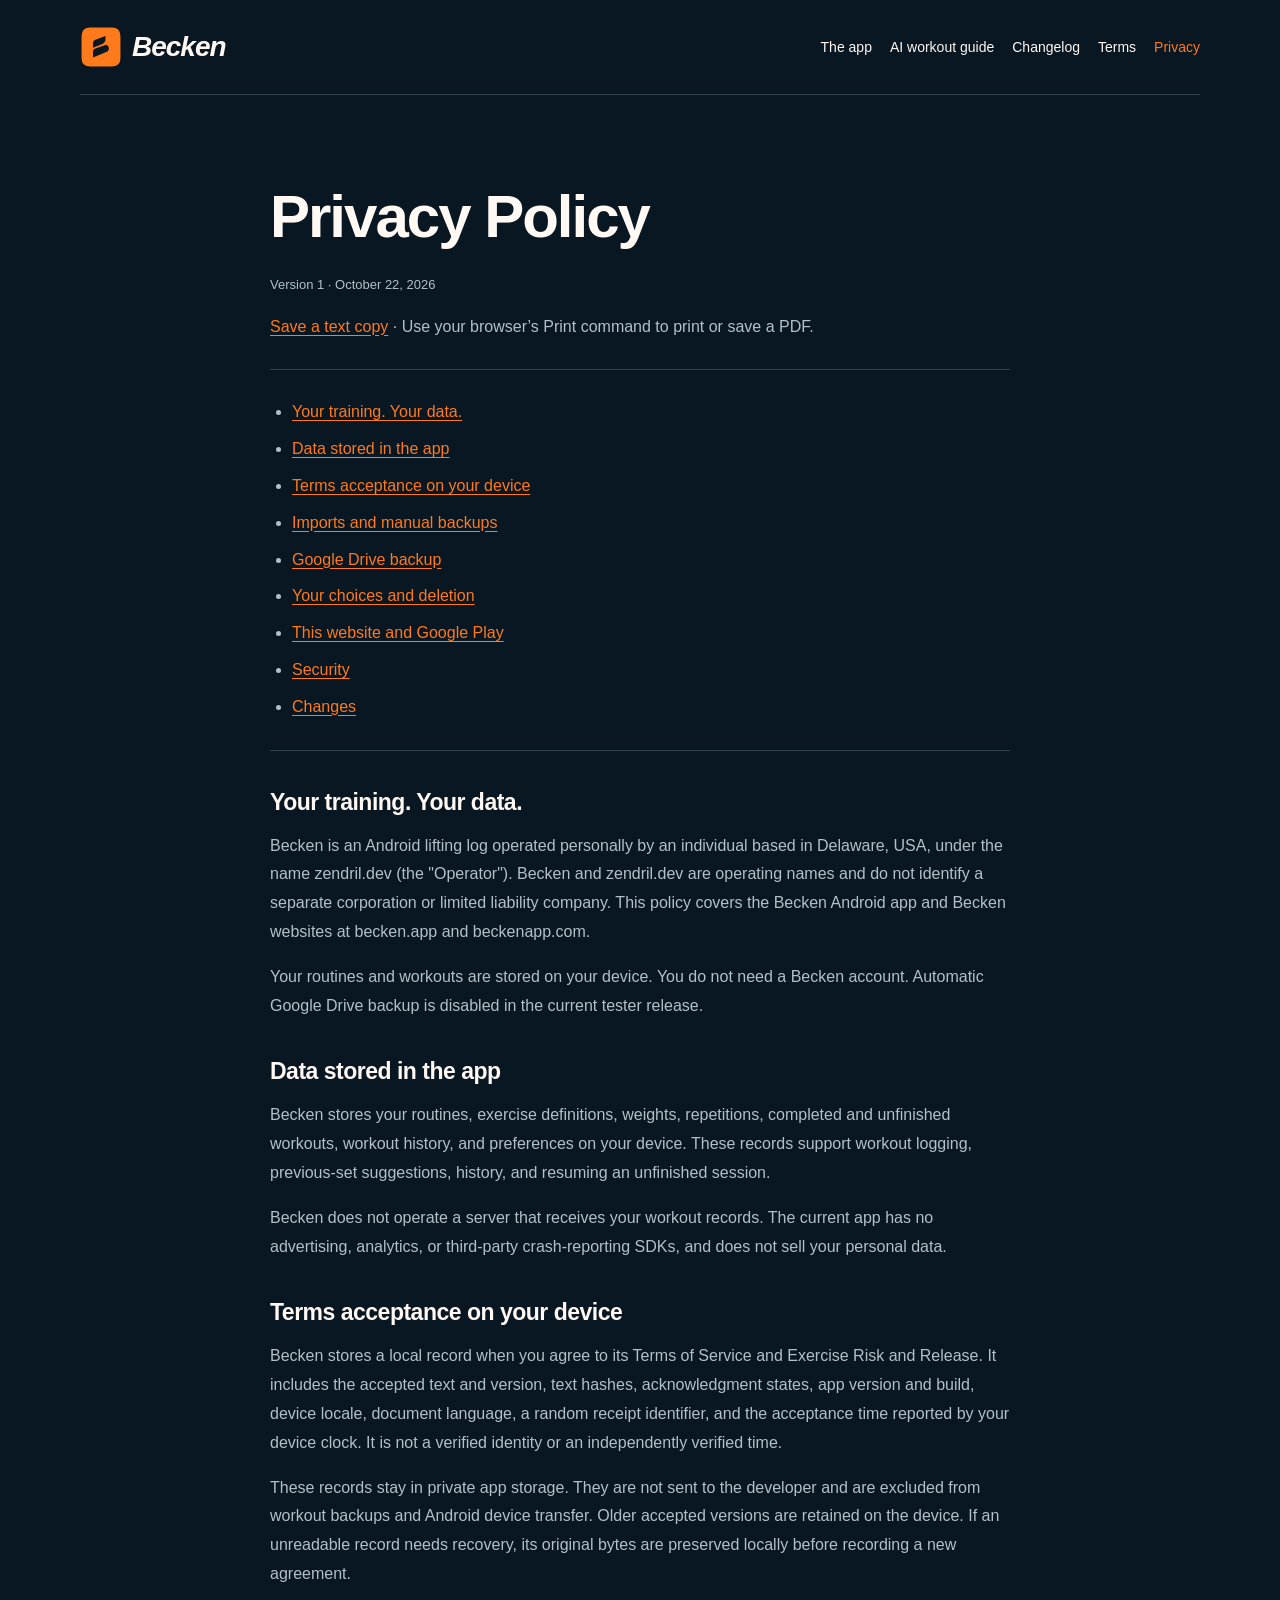
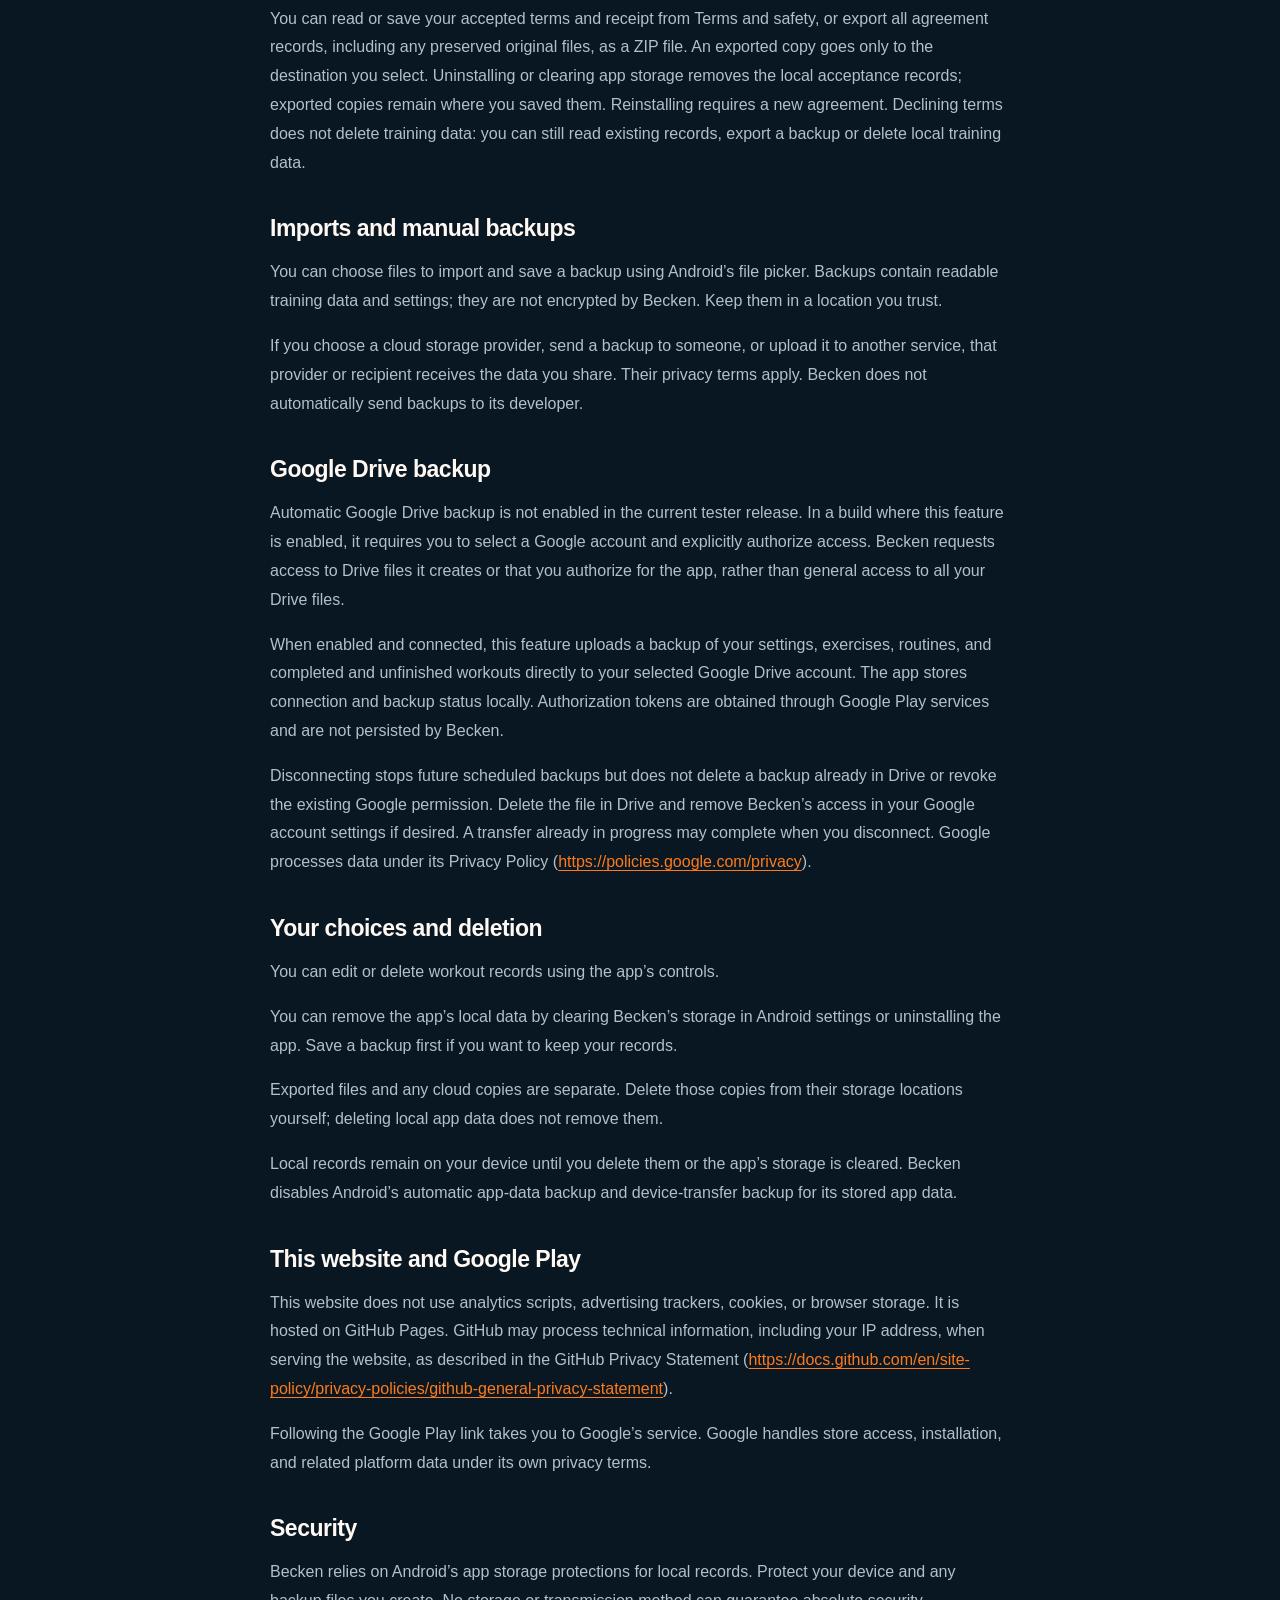
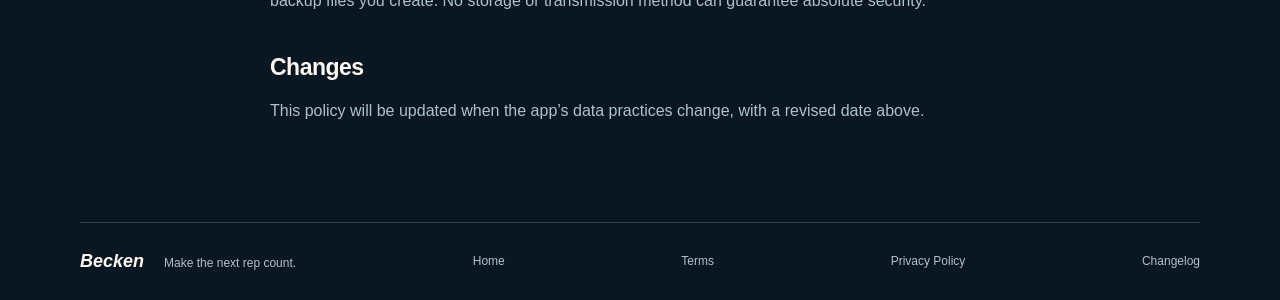
<file: privacy/index.html>
<!doctype html>
<html lang="en">
<head>
  <meta charset="utf-8">
  <meta name="viewport" content="width=device-width, initial-scale=1">
  <meta name="theme-color" content="#081722">
  <title>Privacy Policy — Becken</title>
  <meta name="description" content="Becken terms, exercise safety and privacy information.">
  <link rel="canonical" href="https://becken.app/privacy/">
  <link rel="icon" href="../assets/logo.svg" type="image/svg+xml">
  <link rel="stylesheet" href="../styles.css">
</head>
<body>
  <a class="skip-link" href="#main">Skip to content</a>
  <header class="site-header wrap">
    <a class="brand" href="../" aria-label="Becken home"><img src="../assets/logo.svg" width="42" height="42" alt=""><span>Becken</span></a>
    <nav aria-label="Main navigation"><a href="../#screenshots">The app</a><a href="../guides/ai-workouts/">AI workout guide</a><a href="../changelog/">Changelog</a><a href="../terms/">Terms</a><a href="../privacy/" aria-current="page">Privacy</a></nav>
  </header>
  <main class="policy wrap" id="main">
    <h1>Privacy Policy</h1>
    <p class="updated">Version 1 · October 22, 2026</p>
    <p><a href="privacy.txt" download>Save a text copy</a> · Use your browser’s Print command to print or save a PDF.</p>
    <nav class="legal-contents" aria-label="Document sections"><ul>
      <li><a href="#about">Your training. Your data.</a></li>
      <li><a href="#data-stored-in-the-app">Data stored in the app</a></li>
      <li><a href="#terms-acceptance">Terms acceptance on your device</a></li>
      <li><a href="#imports-and-manual-backups">Imports and manual backups</a></li>
      <li><a href="#google-drive-backup">Google Drive backup</a></li>
      <li><a href="#your-choices-and-deletion">Your choices and deletion</a></li>
      <li><a href="#this-website-and-google-play">This website and Google Play</a></li>
      <li><a href="#security">Security</a></li>
      <li><a href="#changes">Changes</a></li>
    </ul></nav>
    <section id="about"><h2>Your training. Your data.</h2>
      <p>Becken is an Android lifting log operated personally by an individual based in Delaware, USA, under the name zendril.dev (the &quot;Operator&quot;). Becken and zendril.dev are operating names and do not identify a separate corporation or limited liability company. This policy covers the Becken Android app and Becken websites at becken.app and beckenapp.com.</p>
      <p>Your routines and workouts are stored on your device. You do not need a Becken account. Automatic Google Drive backup is disabled in the current tester release.</p>
    </section>
    <section id="data-stored-in-the-app"><h2>Data stored in the app</h2>
      <p>Becken stores your routines, exercise definitions, weights, repetitions, completed and unfinished workouts, workout history, and preferences on your device. These records support workout logging, previous-set suggestions, history, and resuming an unfinished session.</p>
      <p>Becken does not operate a server that receives your workout records. The current app has no advertising, analytics, or third-party crash-reporting SDKs, and does not sell your personal data.</p>
    </section>
    <section id="terms-acceptance"><h2>Terms acceptance on your device</h2>
      <p>Becken stores a local record when you agree to its Terms of Service and Exercise Risk and Release. It includes the accepted text and version, text hashes, acknowledgment states, app version and build, device locale, document language, a random receipt identifier, and the acceptance time reported by your device clock. It is not a verified identity or an independently verified time.</p>
      <p>These records stay in private app storage. They are not sent to the developer and are excluded from workout backups and Android device transfer. Older accepted versions are retained on the device. If an unreadable record needs recovery, its original bytes are preserved locally before recording a new agreement.</p>
      <p>You can read or save your accepted terms and receipt from Terms and safety, or export all agreement records, including any preserved original files, as a ZIP file. An exported copy goes only to the destination you select. Uninstalling or clearing app storage removes the local acceptance records; exported copies remain where you saved them. Reinstalling requires a new agreement. Declining terms does not delete training data: you can still read existing records, export a backup or delete local training data.</p>
    </section>
    <section id="imports-and-manual-backups"><h2>Imports and manual backups</h2>
      <p>You can choose files to import and save a backup using Android’s file picker. Backups contain readable training data and settings; they are not encrypted by Becken. Keep them in a location you trust.</p>
      <p>If you choose a cloud storage provider, send a backup to someone, or upload it to another service, that provider or recipient receives the data you share. Their privacy terms apply. Becken does not automatically send backups to its developer.</p>
    </section>
    <section id="google-drive-backup"><h2>Google Drive backup</h2>
      <p>Automatic Google Drive backup is not enabled in the current tester release. In a build where this feature is enabled, it requires you to select a Google account and explicitly authorize access. Becken requests access to Drive files it creates or that you authorize for the app, rather than general access to all your Drive files.</p>
      <p>When enabled and connected, this feature uploads a backup of your settings, exercises, routines, and completed and unfinished workouts directly to your selected Google Drive account. The app stores connection and backup status locally. Authorization tokens are obtained through Google Play services and are not persisted by Becken.</p>
      <p>Disconnecting stops future scheduled backups but does not delete a backup already in Drive or revoke the existing Google permission. Delete the file in Drive and remove Becken’s access in your Google account settings if desired. A transfer already in progress may complete when you disconnect. Google processes data under its Privacy Policy (<a href="https://policies.google.com/privacy">https://policies.google.com/privacy</a>).</p>
    </section>
    <section id="your-choices-and-deletion"><h2>Your choices and deletion</h2>
      <p>You can edit or delete workout records using the app’s controls.</p>
      <p>You can remove the app’s local data by clearing Becken’s storage in Android settings or uninstalling the app. Save a backup first if you want to keep your records.</p>
      <p>Exported files and any cloud copies are separate. Delete those copies from their storage locations yourself; deleting local app data does not remove them.</p>
      <p>Local records remain on your device until you delete them or the app’s storage is cleared. Becken disables Android’s automatic app-data backup and device-transfer backup for its stored app data.</p>
    </section>
    <section id="this-website-and-google-play"><h2>This website and Google Play</h2>
      <p>This website does not use analytics scripts, advertising trackers, cookies, or browser storage. It is hosted on GitHub Pages. GitHub may process technical information, including your IP address, when serving the website, as described in the GitHub Privacy Statement (<a href="https://docs.github.com/en/site-policy/privacy-policies/github-general-privacy-statement">https://docs.github.com/en/site-policy/privacy-policies/github-general-privacy-statement</a>).</p>
      <p>Following the Google Play link takes you to Google’s service. Google handles store access, installation, and related platform data under its own privacy terms.</p>
    </section>
    <section id="security"><h2>Security</h2>
      <p>Becken relies on Android’s app storage protections for local records. Protect your device and any backup files you create. No storage or transmission method can guarantee absolute security.</p>
    </section>
    <section id="changes"><h2>Changes</h2>
      <p>This policy will be updated when the app’s data practices change, with a revised date above.</p>
    </section>
  </main>
  <footer class="site-footer wrap"><span class="footer-brand">Becken <span>Make the next rep count.</span></span><a href="../">Home</a><a href="../terms/">Terms</a><a href="../privacy/">Privacy Policy</a><a href="../changelog/">Changelog</a></footer>
</body>
</html>
</file>
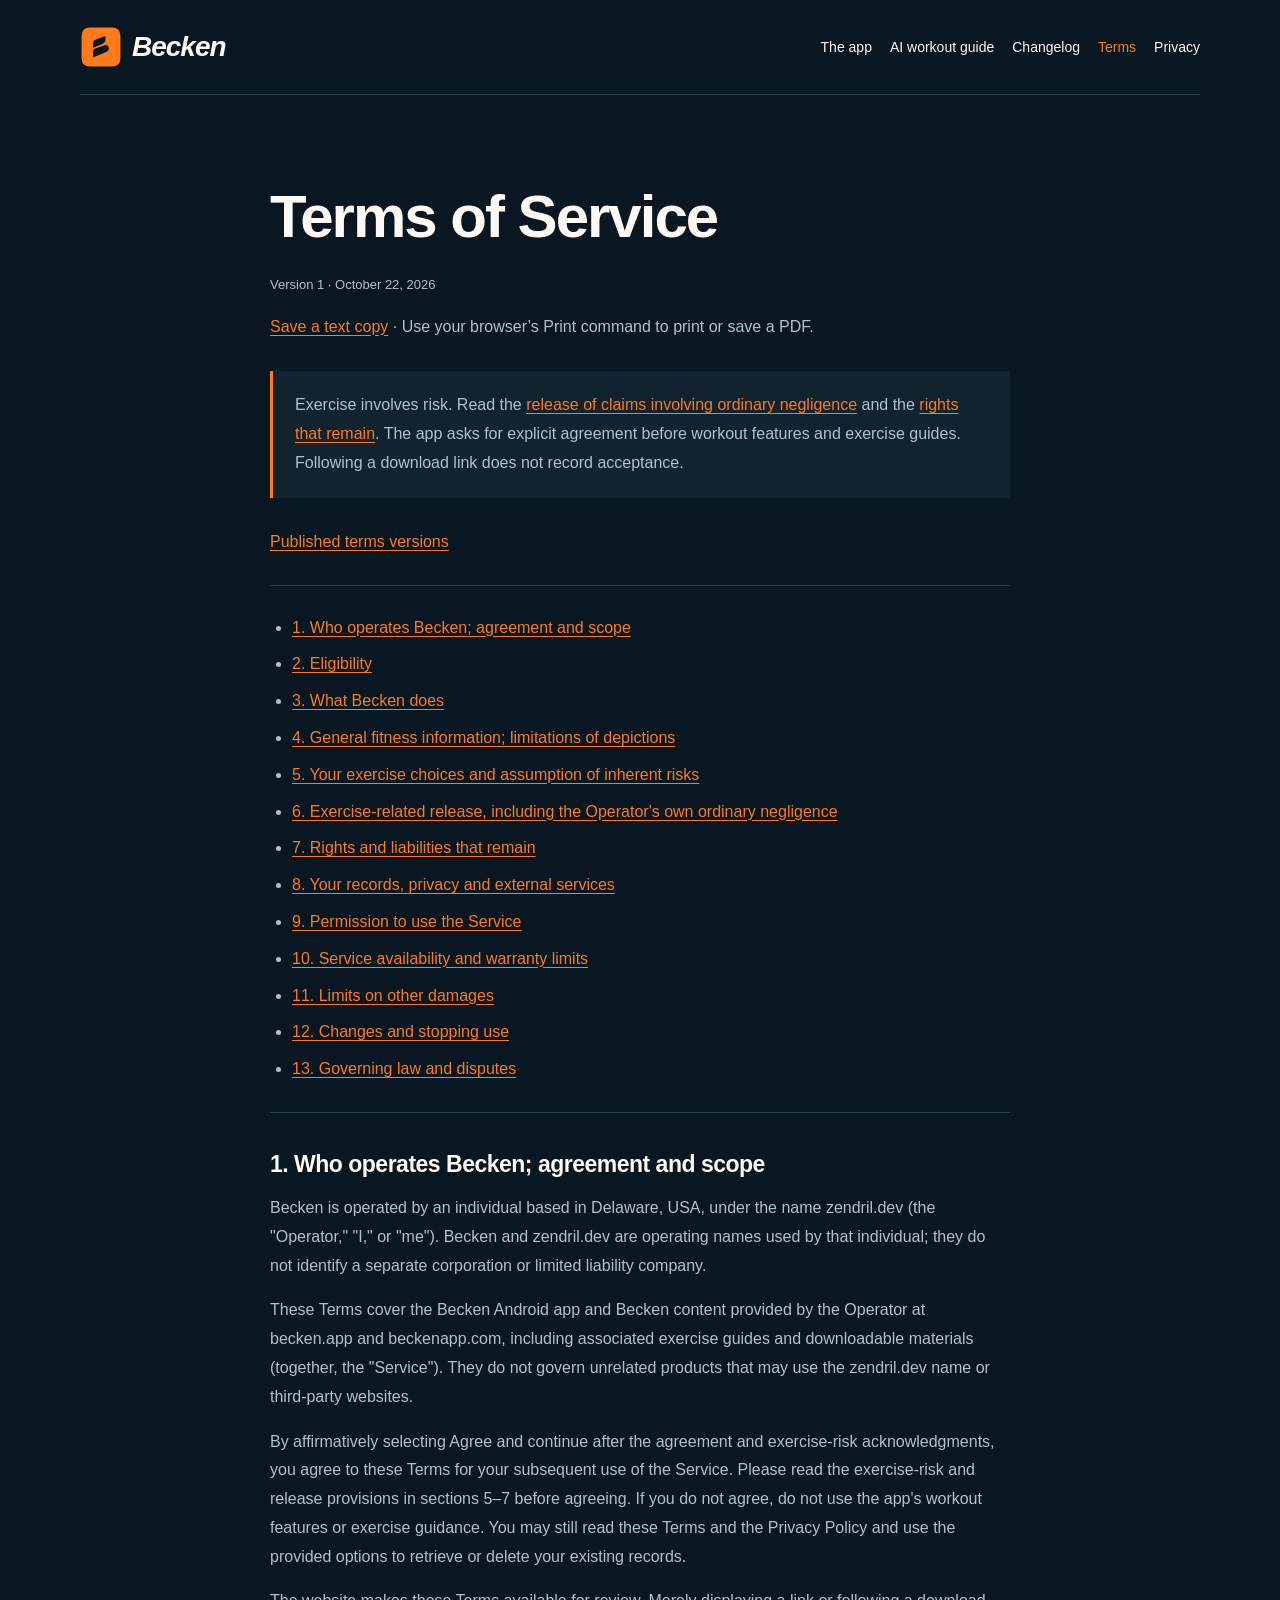
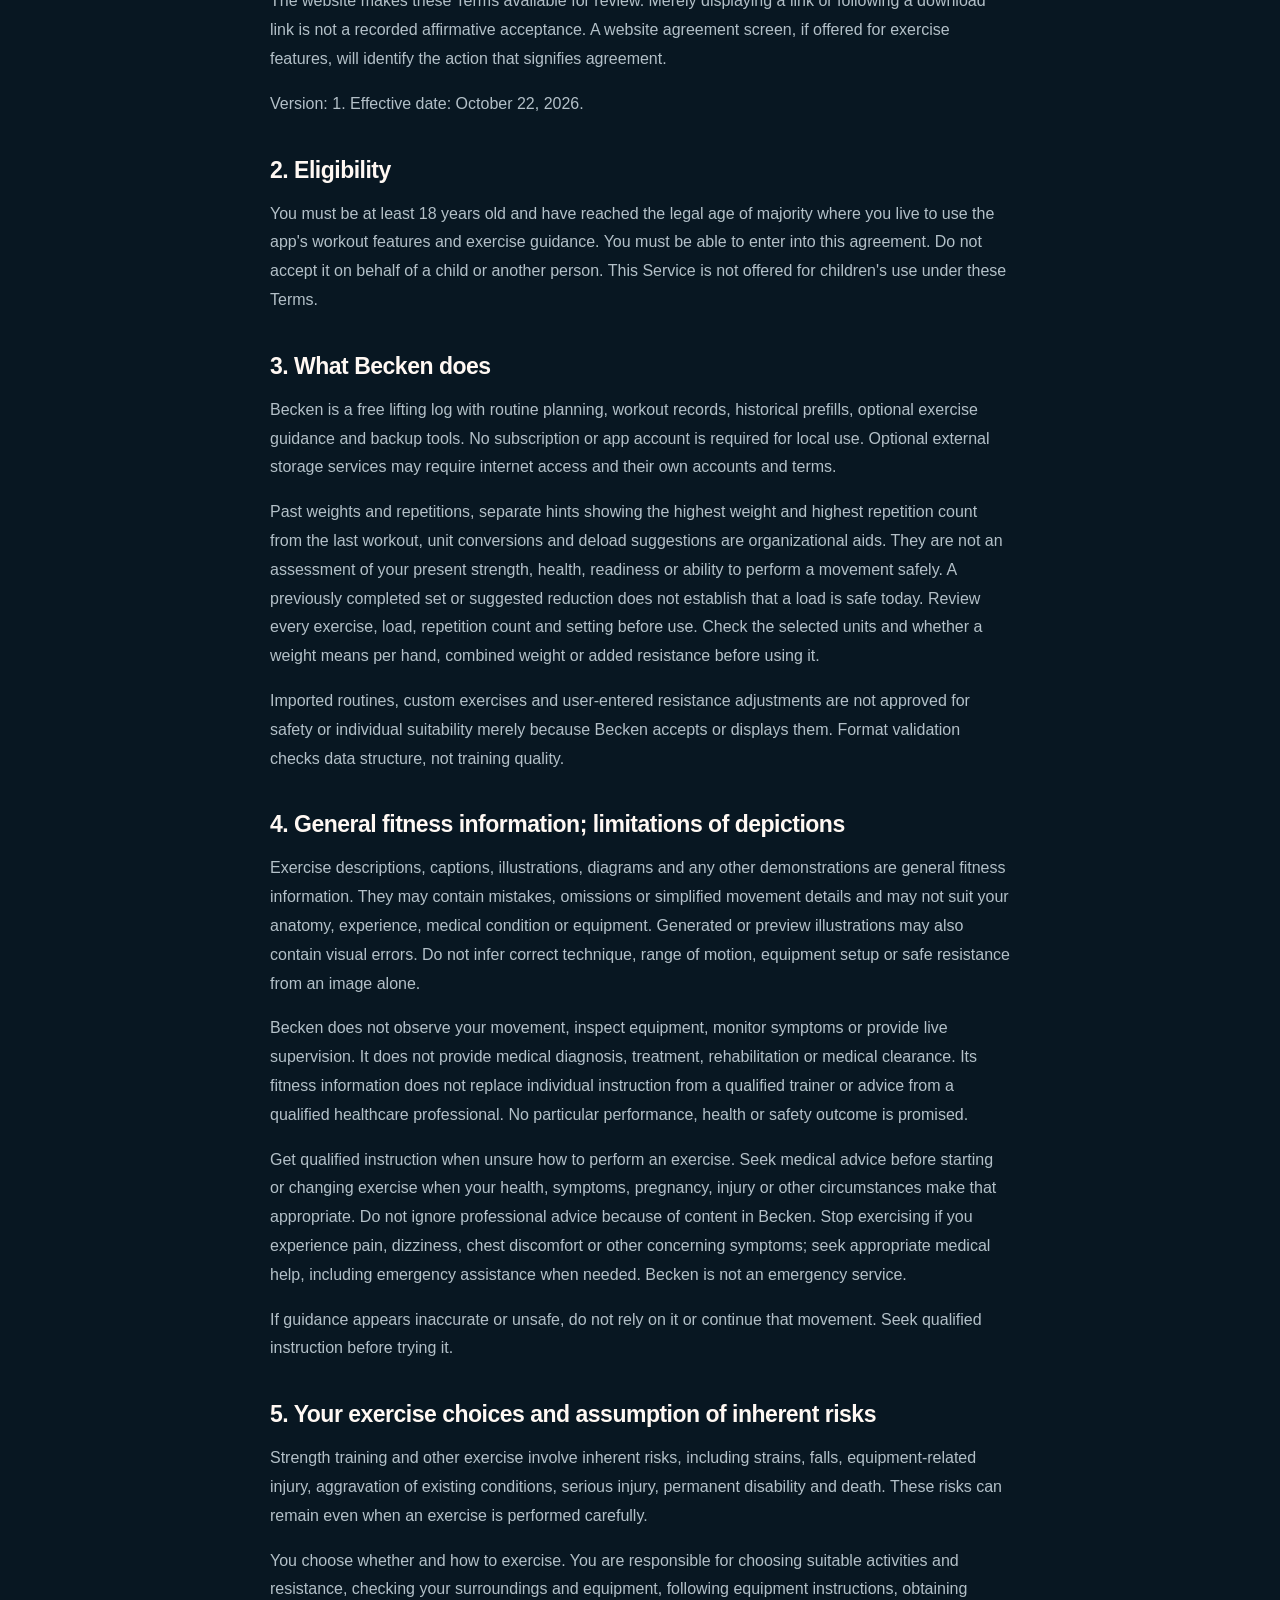
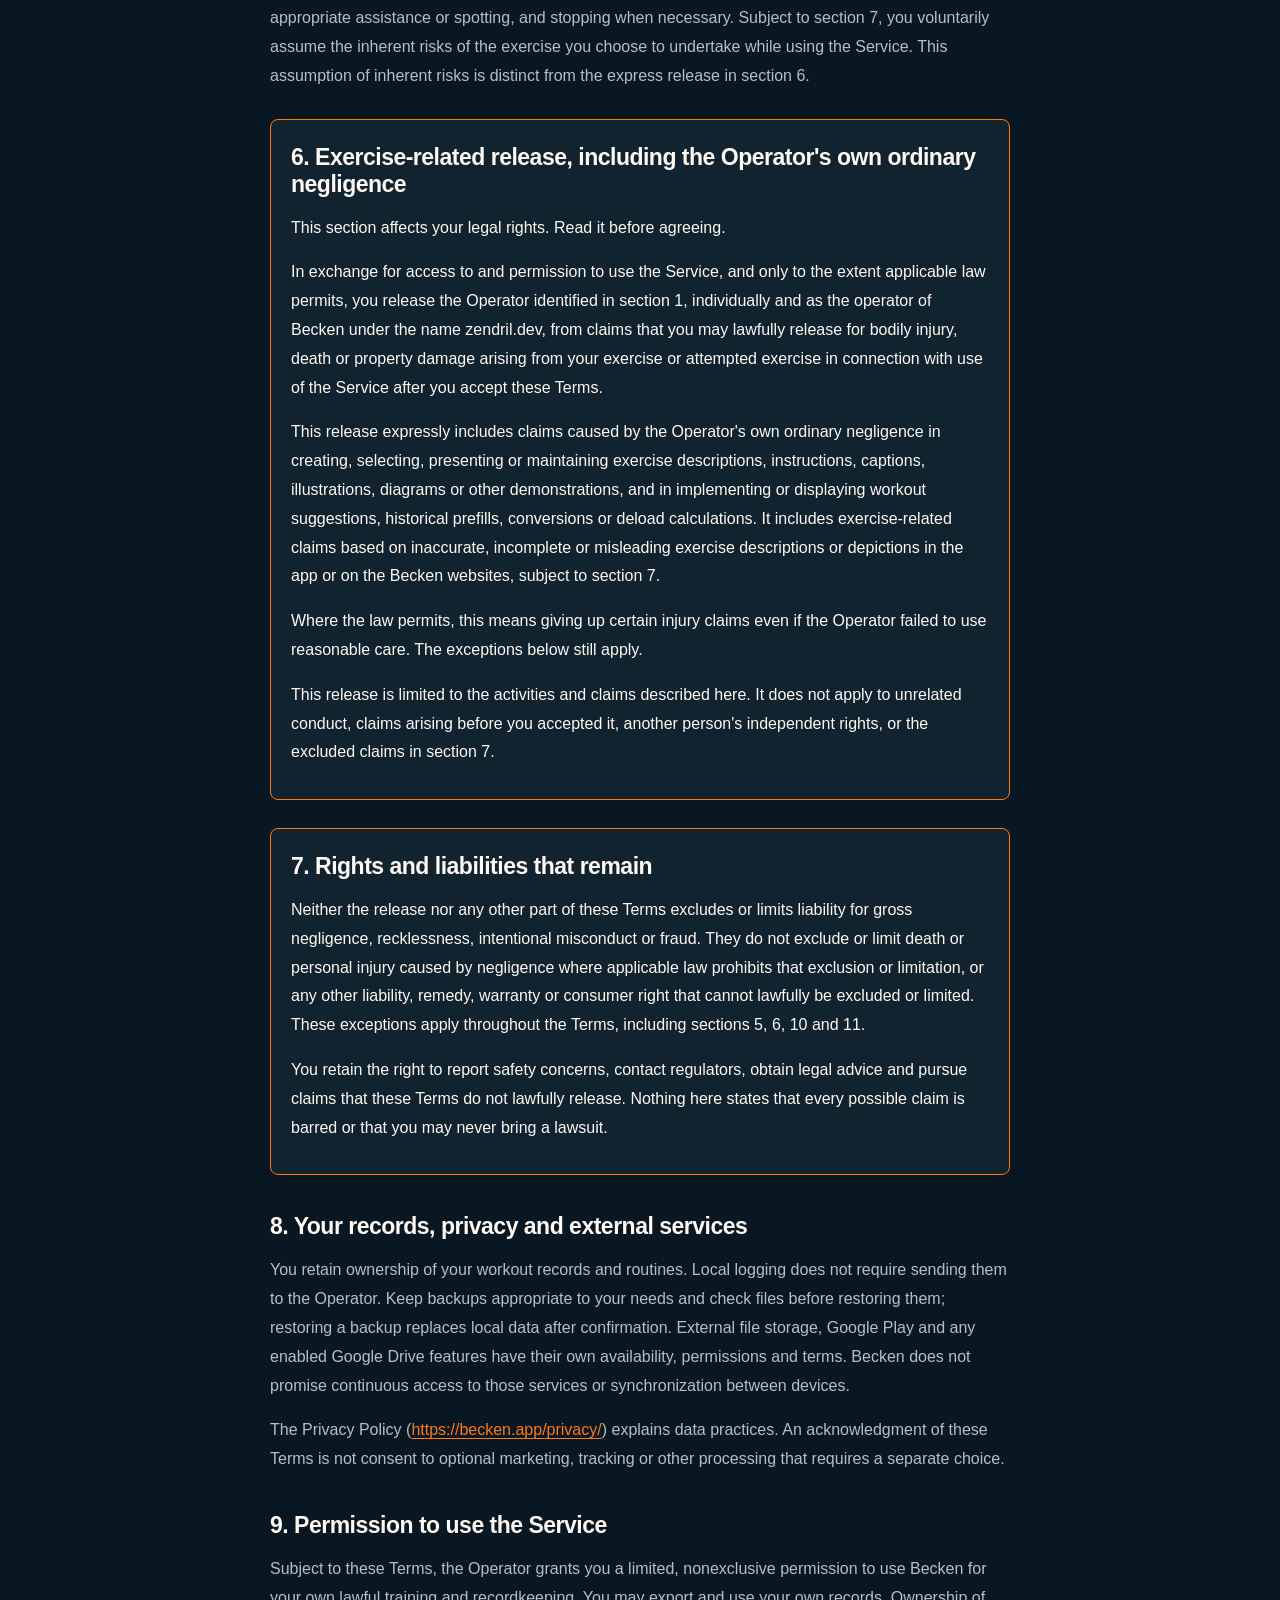
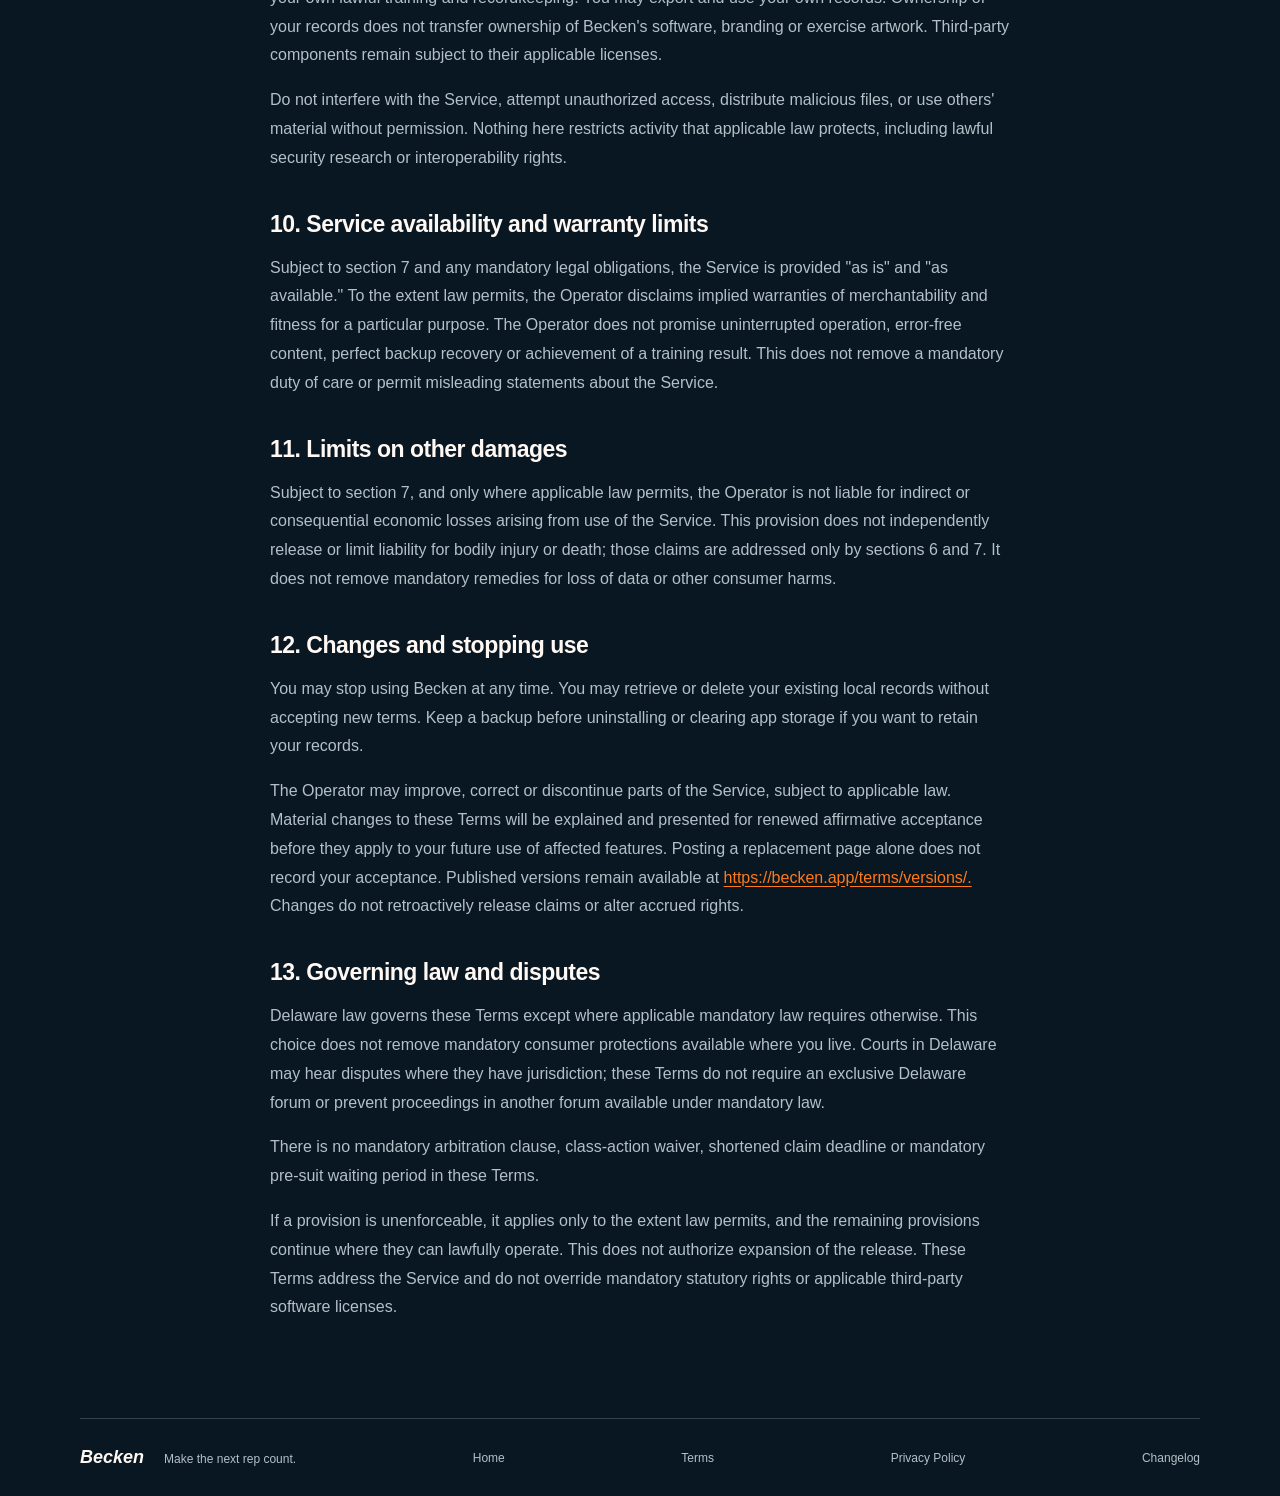
<file: terms/index.html>
<!doctype html>
<html lang="en">
<head>
  <meta charset="utf-8">
  <meta name="viewport" content="width=device-width, initial-scale=1">
  <meta name="theme-color" content="#081722">
  <title>Terms of Service — Becken</title>
  <meta name="description" content="Becken terms, exercise safety and privacy information.">
  <link rel="canonical" href="https://becken.app/terms/">
  <link rel="icon" href="../assets/logo.svg" type="image/svg+xml">
  <link rel="stylesheet" href="../styles.css">
</head>
<body>
  <a class="skip-link" href="#main">Skip to content</a>
  <header class="site-header wrap">
    <a class="brand" href="../" aria-label="Becken home"><img src="../assets/logo.svg" width="42" height="42" alt=""><span>Becken</span></a>
    <nav aria-label="Main navigation"><a href="../#screenshots">The app</a><a href="../guides/ai-workouts/">AI workout guide</a><a href="../changelog/">Changelog</a><a href="../terms/" aria-current="page">Terms</a><a href="../privacy/">Privacy</a></nav>
  </header>
  <main class="policy wrap" id="main">
    <h1>Terms of Service</h1>
    <p class="updated">Version 1 · October 22, 2026</p>
    <p><a href="terms.txt" download>Save a text copy</a> · Use your browser’s Print command to print or save a PDF.</p>
    <div class="summary"><p>Exercise involves risk. Read the <a href="#exercise-risk-and-release">release of claims involving ordinary negligence</a> and the <a href="#rights-that-remain">rights that remain</a>. The app asks for explicit agreement before workout features and exercise guides. Following a download link does not record acceptance.</p></div>
    <p><a href="../terms/versions/">Published terms versions</a></p>
    <nav class="legal-contents" aria-label="Document sections"><ul>
      <li><a href="#operator-and-agreement">1. Who operates Becken; agreement and scope</a></li>
      <li><a href="#eligibility">2. Eligibility</a></li>
      <li><a href="#what-becken-does">3. What Becken does</a></li>
      <li><a href="#fitness-information">4. General fitness information; limitations of depictions</a></li>
      <li><a href="#exercise-risks">5. Your exercise choices and assumption of inherent risks</a></li>
      <li><a href="#exercise-risk-and-release">6. Exercise-related release, including the Operator&#x27;s own ordinary negligence</a></li>
      <li><a href="#rights-that-remain">7. Rights and liabilities that remain</a></li>
      <li><a href="#records-and-privacy">8. Your records, privacy and external services</a></li>
      <li><a href="#permission-to-use">9. Permission to use the Service</a></li>
      <li><a href="#warranties">10. Service availability and warranty limits</a></li>
      <li><a href="#other-damages">11. Limits on other damages</a></li>
      <li><a href="#changes">12. Changes and stopping use</a></li>
      <li><a href="#governing-law">13. Governing law and disputes</a></li>
    </ul></nav>
    <section id="operator-and-agreement"><h2>1. Who operates Becken; agreement and scope</h2>
      <p>Becken is operated by an individual based in Delaware, USA, under the name zendril.dev (the &quot;Operator,&quot; &quot;I,&quot; or &quot;me&quot;). Becken and zendril.dev are operating names used by that individual; they do not identify a separate corporation or limited liability company.</p>
      <p>These Terms cover the Becken Android app and Becken content provided by the Operator at becken.app and beckenapp.com, including associated exercise guides and downloadable materials (together, the &quot;Service&quot;). They do not govern unrelated products that may use the zendril.dev name or third-party websites.</p>
      <p>By affirmatively selecting Agree and continue after the agreement and exercise-risk acknowledgments, you agree to these Terms for your subsequent use of the Service. Please read the exercise-risk and release provisions in sections 5–7 before agreeing. If you do not agree, do not use the app&#x27;s workout features or exercise guidance. You may still read these Terms and the Privacy Policy and use the provided options to retrieve or delete your existing records.</p>
      <p>The website makes these Terms available for review. Merely displaying a link or following a download link is not a recorded affirmative acceptance. A website agreement screen, if offered for exercise features, will identify the action that signifies agreement.</p>
      <p>Version: 1. Effective date: October 22, 2026.</p>
    </section>
    <section id="eligibility"><h2>2. Eligibility</h2>
      <p>You must be at least 18 years old and have reached the legal age of majority where you live to use the app&#x27;s workout features and exercise guidance. You must be able to enter into this agreement. Do not accept it on behalf of a child or another person. This Service is not offered for children&#x27;s use under these Terms.</p>
    </section>
    <section id="what-becken-does"><h2>3. What Becken does</h2>
      <p>Becken is a free lifting log with routine planning, workout records, historical prefills, optional exercise guidance and backup tools. No subscription or app account is required for local use. Optional external storage services may require internet access and their own accounts and terms.</p>
      <p>Past weights and repetitions, separate hints showing the highest weight and highest repetition count from the last workout, unit conversions and deload suggestions are organizational aids. They are not an assessment of your present strength, health, readiness or ability to perform a movement safely. A previously completed set or suggested reduction does not establish that a load is safe today. Review every exercise, load, repetition count and setting before use. Check the selected units and whether a weight means per hand, combined weight or added resistance before using it.</p>
      <p>Imported routines, custom exercises and user-entered resistance adjustments are not approved for safety or individual suitability merely because Becken accepts or displays them. Format validation checks data structure, not training quality.</p>
    </section>
    <section id="fitness-information"><h2>4. General fitness information; limitations of depictions</h2>
      <p>Exercise descriptions, captions, illustrations, diagrams and any other demonstrations are general fitness information. They may contain mistakes, omissions or simplified movement details and may not suit your anatomy, experience, medical condition or equipment. Generated or preview illustrations may also contain visual errors. Do not infer correct technique, range of motion, equipment setup or safe resistance from an image alone.</p>
      <p>Becken does not observe your movement, inspect equipment, monitor symptoms or provide live supervision. It does not provide medical diagnosis, treatment, rehabilitation or medical clearance. Its fitness information does not replace individual instruction from a qualified trainer or advice from a qualified healthcare professional. No particular performance, health or safety outcome is promised.</p>
      <p>Get qualified instruction when unsure how to perform an exercise. Seek medical advice before starting or changing exercise when your health, symptoms, pregnancy, injury or other circumstances make that appropriate. Do not ignore professional advice because of content in Becken. Stop exercising if you experience pain, dizziness, chest discomfort or other concerning symptoms; seek appropriate medical help, including emergency assistance when needed. Becken is not an emergency service.</p>
      <p>If guidance appears inaccurate or unsafe, do not rely on it or continue that movement. Seek qualified instruction before trying it.</p>
    </section>
    <section id="exercise-risks"><h2>5. Your exercise choices and assumption of inherent risks</h2>
      <p>Strength training and other exercise involve inherent risks, including strains, falls, equipment-related injury, aggravation of existing conditions, serious injury, permanent disability and death. These risks can remain even when an exercise is performed carefully.</p>
      <p>You choose whether and how to exercise. You are responsible for choosing suitable activities and resistance, checking your surroundings and equipment, following equipment instructions, obtaining appropriate assistance or spotting, and stopping when necessary. Subject to section 7, you voluntarily assume the inherent risks of the exercise you choose to undertake while using the Service. This assumption of inherent risks is distinct from the express release in section 6.</p>
    </section>
    <section id="exercise-risk-and-release" class="legal-important"><h2>6. Exercise-related release, including the Operator&#x27;s own ordinary negligence</h2>
      <p>This section affects your legal rights. Read it before agreeing.</p>
      <p>In exchange for access to and permission to use the Service, and only to the extent applicable law permits, you release the Operator identified in section 1, individually and as the operator of Becken under the name zendril.dev, from claims that you may lawfully release for bodily injury, death or property damage arising from your exercise or attempted exercise in connection with use of the Service after you accept these Terms.</p>
      <p>This release expressly includes claims caused by the Operator&#x27;s own ordinary negligence in creating, selecting, presenting or maintaining exercise descriptions, instructions, captions, illustrations, diagrams or other demonstrations, and in implementing or displaying workout suggestions, historical prefills, conversions or deload calculations. It includes exercise-related claims based on inaccurate, incomplete or misleading exercise descriptions or depictions in the app or on the Becken websites, subject to section 7.</p>
      <p>Where the law permits, this means giving up certain injury claims even if the Operator failed to use reasonable care. The exceptions below still apply.</p>
      <p>This release is limited to the activities and claims described here. It does not apply to unrelated conduct, claims arising before you accepted it, another person&#x27;s independent rights, or the excluded claims in section 7.</p>
    </section>
    <section id="rights-that-remain" class="legal-important"><h2>7. Rights and liabilities that remain</h2>
      <p>Neither the release nor any other part of these Terms excludes or limits liability for gross negligence, recklessness, intentional misconduct or fraud. They do not exclude or limit death or personal injury caused by negligence where applicable law prohibits that exclusion or limitation, or any other liability, remedy, warranty or consumer right that cannot lawfully be excluded or limited. These exceptions apply throughout the Terms, including sections 5, 6, 10 and 11.</p>
      <p>You retain the right to report safety concerns, contact regulators, obtain legal advice and pursue claims that these Terms do not lawfully release. Nothing here states that every possible claim is barred or that you may never bring a lawsuit.</p>
    </section>
    <section id="records-and-privacy"><h2>8. Your records, privacy and external services</h2>
      <p>You retain ownership of your workout records and routines. Local logging does not require sending them to the Operator. Keep backups appropriate to your needs and check files before restoring them; restoring a backup replaces local data after confirmation. External file storage, Google Play and any enabled Google Drive features have their own availability, permissions and terms. Becken does not promise continuous access to those services or synchronization between devices.</p>
      <p>The Privacy Policy (<a href="https://becken.app/privacy/">https://becken.app/privacy/</a>) explains data practices. An acknowledgment of these Terms is not consent to optional marketing, tracking or other processing that requires a separate choice.</p>
    </section>
    <section id="permission-to-use"><h2>9. Permission to use the Service</h2>
      <p>Subject to these Terms, the Operator grants you a limited, nonexclusive permission to use Becken for your own lawful training and recordkeeping. You may export and use your own records. Ownership of your records does not transfer ownership of Becken&#x27;s software, branding or exercise artwork. Third-party components remain subject to their applicable licenses.</p>
      <p>Do not interfere with the Service, attempt unauthorized access, distribute malicious files, or use others&#x27; material without permission. Nothing here restricts activity that applicable law protects, including lawful security research or interoperability rights.</p>
    </section>
    <section id="warranties"><h2>10. Service availability and warranty limits</h2>
      <p>Subject to section 7 and any mandatory legal obligations, the Service is provided &quot;as is&quot; and &quot;as available.&quot; To the extent law permits, the Operator disclaims implied warranties of merchantability and fitness for a particular purpose. The Operator does not promise uninterrupted operation, error-free content, perfect backup recovery or achievement of a training result. This does not remove a mandatory duty of care or permit misleading statements about the Service.</p>
    </section>
    <section id="other-damages"><h2>11. Limits on other damages</h2>
      <p>Subject to section 7, and only where applicable law permits, the Operator is not liable for indirect or consequential economic losses arising from use of the Service. This provision does not independently release or limit liability for bodily injury or death; those claims are addressed only by sections 6 and 7. It does not remove mandatory remedies for loss of data or other consumer harms.</p>
    </section>
    <section id="changes"><h2>12. Changes and stopping use</h2>
      <p>You may stop using Becken at any time. You may retrieve or delete your existing local records without accepting new terms. Keep a backup before uninstalling or clearing app storage if you want to retain your records.</p>
      <p>The Operator may improve, correct or discontinue parts of the Service, subject to applicable law. Material changes to these Terms will be explained and presented for renewed affirmative acceptance before they apply to your future use of affected features. Posting a replacement page alone does not record your acceptance. Published versions remain available at <a href="https://becken.app/terms/versions/.">https://becken.app/terms/versions/.</a> Changes do not retroactively release claims or alter accrued rights.</p>
    </section>
    <section id="governing-law"><h2>13. Governing law and disputes</h2>
      <p>Delaware law governs these Terms except where applicable mandatory law requires otherwise. This choice does not remove mandatory consumer protections available where you live. Courts in Delaware may hear disputes where they have jurisdiction; these Terms do not require an exclusive Delaware forum or prevent proceedings in another forum available under mandatory law.</p>
      <p>There is no mandatory arbitration clause, class-action waiver, shortened claim deadline or mandatory pre-suit waiting period in these Terms.</p>
      <p>If a provision is unenforceable, it applies only to the extent law permits, and the remaining provisions continue where they can lawfully operate. This does not authorize expansion of the release. These Terms address the Service and do not override mandatory statutory rights or applicable third-party software licenses.</p>
    </section>
  </main>
  <footer class="site-footer wrap"><span class="footer-brand">Becken <span>Make the next rep count.</span></span><a href="../">Home</a><a href="../terms/">Terms</a><a href="../privacy/">Privacy Policy</a><a href="../changelog/">Changelog</a></footer>
</body>
</html>
</file>
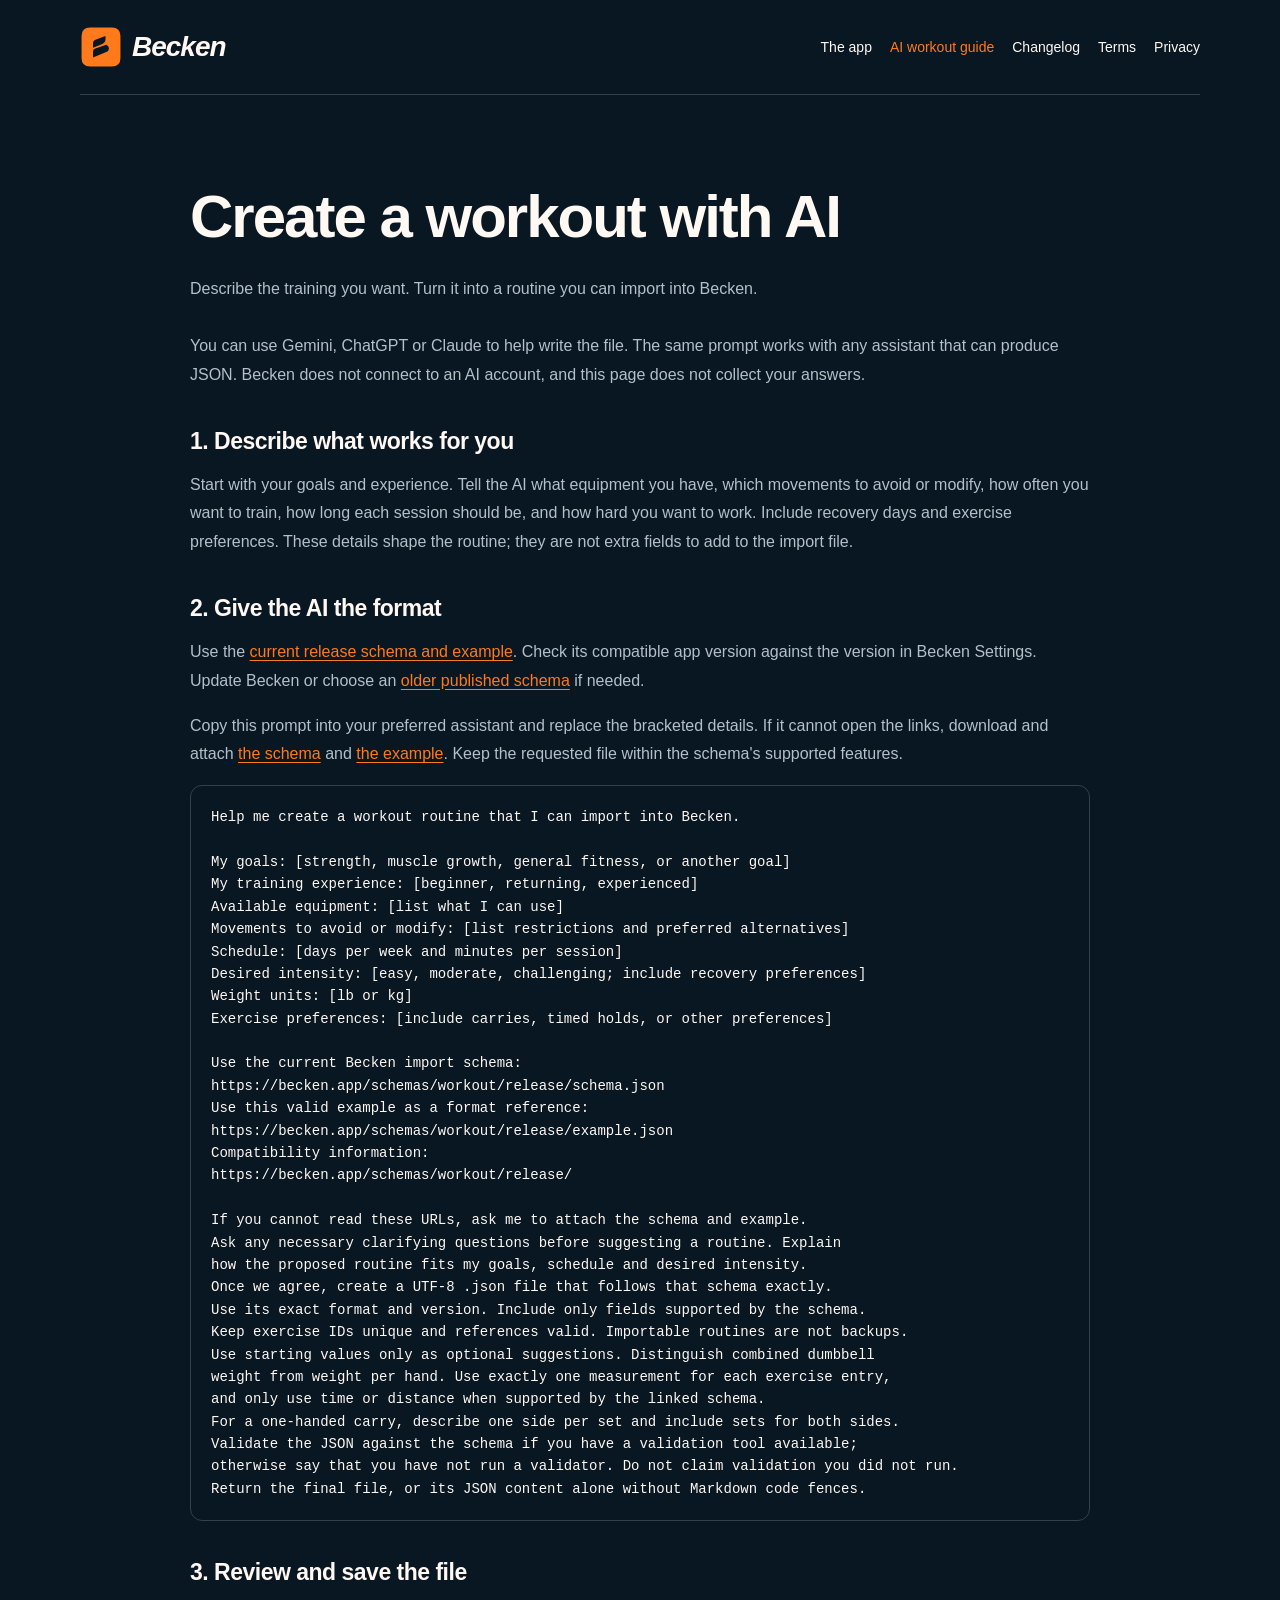
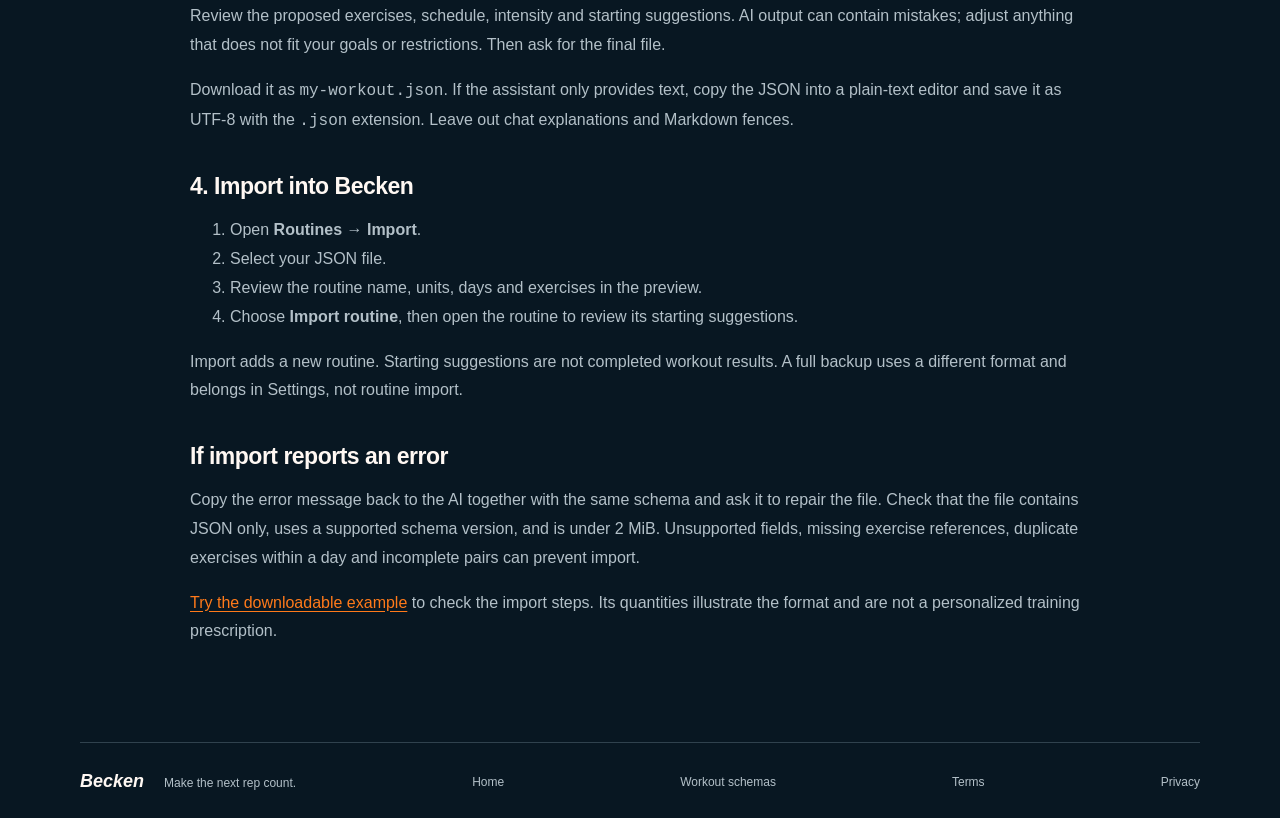
<file: guides/ai-workouts/index.html>
<!doctype html>
<html lang="en"><head><meta charset="utf-8"><meta name="viewport" content="width=device-width, initial-scale=1">
<meta name="theme-color" content="#081722"><title>Create a workout with AI — Becken</title>
<meta name="description" content="Create and import a Becken workout routine using the documented JSON schema and a downloadable example.">
<link rel="canonical" href="https://becken.app/guides/ai-workouts/"><link rel="icon" href="../../assets/logo.svg" type="image/svg+xml"><link rel="stylesheet" href="../../styles.css"></head>
<body><!-- Generated by scripts/build_workout_schemas.py. -->
<a class="skip-link" href="#main">Skip to content</a><header class="site-header wrap">
<a class="brand" href="../../" aria-label="Becken home"><img src="../../assets/logo.svg" width="42" height="42" alt=""><span>Becken</span></a>
<nav aria-label="Main navigation"><a href="../../#screenshots">The app</a><a href="../../guides/ai-workouts/" aria-current="page">AI workout guide</a><a href="../../changelog/">Changelog</a><a href="../../terms/">Terms</a><a href="../../privacy/">Privacy</a></nav></header>
<main id="main" class="policy wrap workout-guide"><h1>Create a workout with AI</h1>
<p class="intro">Describe the training you want. Turn it into a routine you can import into Becken.</p>
<p>You can use Gemini, ChatGPT or Claude to help write the file. The same prompt works with any assistant that can produce JSON. Becken does not connect to an AI account, and this page does not collect your answers.</p>
<h2>1. Describe what works for you</h2>
<p>Start with your goals and experience. Tell the AI what equipment you have, which movements to avoid or modify, how often you want to train, how long each session should be, and how hard you want to work. Include recovery days and exercise preferences. These details shape the routine; they are not extra fields to add to the import file.</p>
<h2>2. Give the AI the format</h2>
<p>Use the <a href="../../schemas/workout/release/">current release schema and example</a>. Check its compatible app version against the version in Becken Settings. Update Becken or choose an <a href="../../schemas/workout/">older published schema</a> if needed.</p>
<p>Copy this prompt into your preferred assistant and replace the bracketed details. If it cannot open the links, download and attach <a href="../../schemas/workout/release/schema.json" download="becken-schema.json">the schema</a> and <a href="../../schemas/workout/release/example.json" download="becken-example.json">the example</a>. Keep the requested file within the schema's supported features.</p>
<pre class="ai-prompt"><code>Help me create a workout routine that I can import into Becken.

My goals: [strength, muscle growth, general fitness, or another goal]
My training experience: [beginner, returning, experienced]
Available equipment: [list what I can use]
Movements to avoid or modify: [list restrictions and preferred alternatives]
Schedule: [days per week and minutes per session]
Desired intensity: [easy, moderate, challenging; include recovery preferences]
Weight units: [lb or kg]
Exercise preferences: [include carries, timed holds, or other preferences]

Use the current Becken import schema:
https://becken.app/schemas/workout/release/schema.json
Use this valid example as a format reference:
https://becken.app/schemas/workout/release/example.json
Compatibility information:
https://becken.app/schemas/workout/release/

If you cannot read these URLs, ask me to attach the schema and example.
Ask any necessary clarifying questions before suggesting a routine. Explain
how the proposed routine fits my goals, schedule and desired intensity.
Once we agree, create a UTF-8 .json file that follows that schema exactly.
Use its exact format and version. Include only fields supported by the schema.
Keep exercise IDs unique and references valid. Importable routines are not backups.
Use starting values only as optional suggestions. Distinguish combined dumbbell
weight from weight per hand. Use exactly one measurement for each exercise entry,
and only use time or distance when supported by the linked schema.
For a one-handed carry, describe one side per set and include sets for both sides.
Validate the JSON against the schema if you have a validation tool available;
otherwise say that you have not run a validator. Do not claim validation you did not run.
Return the final file, or its JSON content alone without Markdown code fences.
</code></pre>
<h2>3. Review and save the file</h2>
<p>Review the proposed exercises, schedule, intensity and starting suggestions. AI output can contain mistakes; adjust anything that does not fit your goals or restrictions. Then ask for the final file.</p>
<p>Download it as <code>my-workout.json</code>. If the assistant only provides text, copy the JSON into a plain-text editor and save it as UTF-8 with the <code>.json</code> extension. Leave out chat explanations and Markdown fences.</p>
<h2>4. Import into Becken</h2>
<ol><li>Open <strong>Routines → Import</strong>.</li><li>Select your JSON file.</li><li>Review the routine name, units, days and exercises in the preview.</li><li>Choose <strong>Import routine</strong>, then open the routine to review its starting suggestions.</li></ol>
<p>Import adds a new routine. Starting suggestions are not completed workout results. A full backup uses a different format and belongs in Settings, not routine import.</p>
<h2>If import reports an error</h2>
<p>Copy the error message back to the AI together with the same schema and ask it to repair the file. Check that the file contains JSON only, uses a supported schema version, and is under 2 MiB. Unsupported fields, missing exercise references, duplicate exercises within a day and incomplete pairs can prevent import.</p>
<p><a href="../../schemas/workout/release/example.json" download="becken-example.json">Try the downloadable example</a> to check the import steps. Its quantities illustrate the format and are not a personalized training prescription.</p>
</main>
<footer class="site-footer wrap"><span class="footer-brand">Becken <span>Make the next rep count.</span></span><a href="../../">Home</a><a href="../../schemas/workout/">Workout schemas</a><a href="../../terms/">Terms</a><a href="../../privacy/">Privacy</a></footer></body></html>
</file>
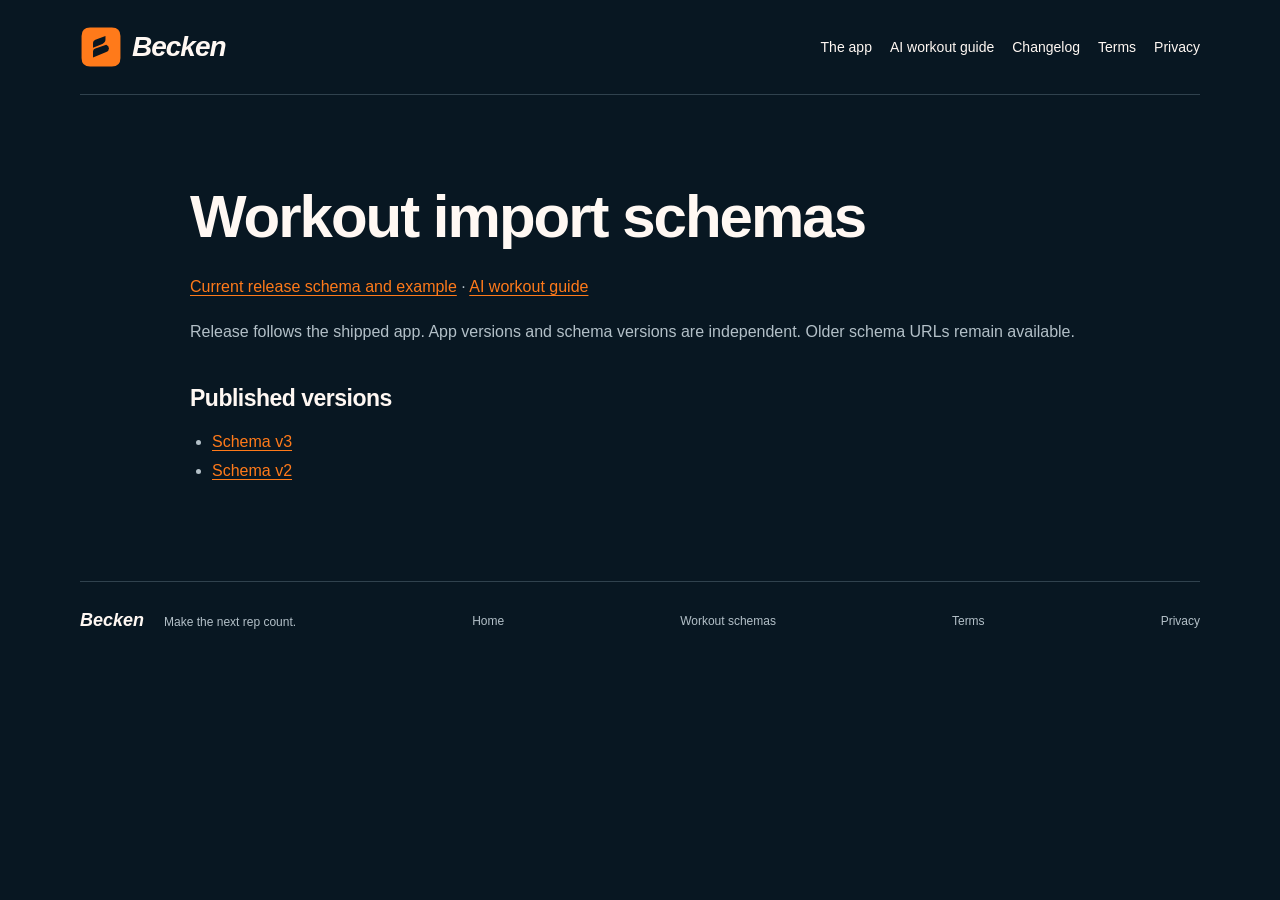
<file: schemas/workout/index.html>
<!doctype html>
<html lang="en"><head><meta charset="utf-8"><meta name="viewport" content="width=device-width, initial-scale=1">
<meta name="theme-color" content="#081722"><title>Workout import schemas — Becken</title>
<meta name="description" content="Create and import a Becken workout routine using the documented JSON schema and a downloadable example.">
<link rel="canonical" href="https://becken.app/schemas/workout/"><link rel="icon" href="../../assets/logo.svg" type="image/svg+xml"><link rel="stylesheet" href="../../styles.css"></head>
<body><!-- Generated by scripts/build_workout_schemas.py. -->
<a class="skip-link" href="#main">Skip to content</a><header class="site-header wrap">
<a class="brand" href="../../" aria-label="Becken home"><img src="../../assets/logo.svg" width="42" height="42" alt=""><span>Becken</span></a>
<nav aria-label="Main navigation"><a href="../../#screenshots">The app</a><a href="../../guides/ai-workouts/">AI workout guide</a><a href="../../changelog/">Changelog</a><a href="../../terms/">Terms</a><a href="../../privacy/">Privacy</a></nav></header>
<main id="main" class="policy wrap workout-guide"><h1>Workout import schemas</h1><p><a href="release/">Current release schema and example</a> · <a href="../../guides/ai-workouts/">AI workout guide</a></p><p>Release follows the shipped app. App versions and schema versions are independent. Older schema URLs remain available.</p><h2>Published versions</h2><ul><li><a href="v3/">Schema v3</a></li><li><a href="v2/">Schema v2</a></li></ul></main>
<footer class="site-footer wrap"><span class="footer-brand">Becken <span>Make the next rep count.</span></span><a href="../../">Home</a><a href="../../schemas/workout/">Workout schemas</a><a href="../../terms/">Terms</a><a href="../../privacy/">Privacy</a></footer></body></html>
</file>
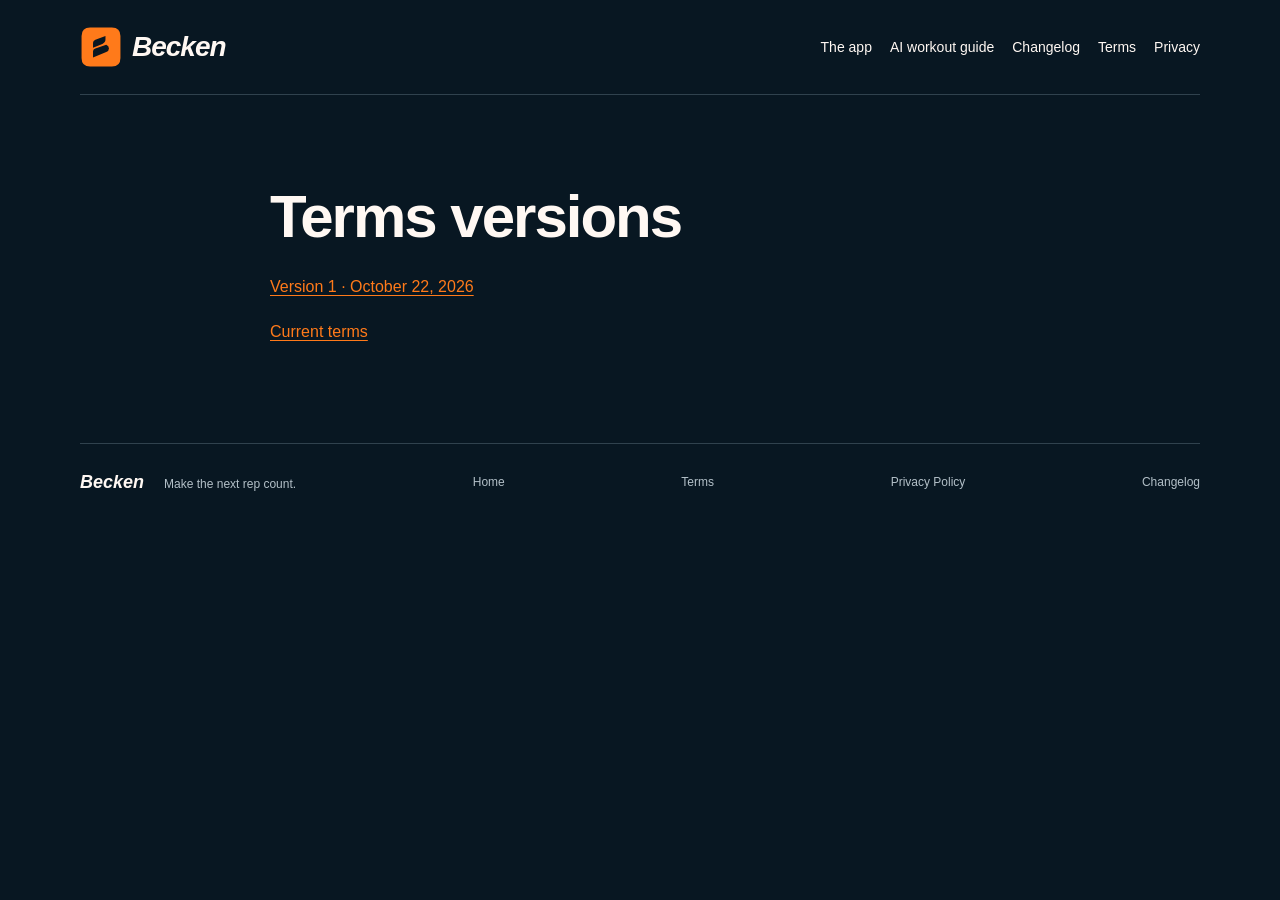
<file: terms/versions/index.html>
<!doctype html>
<html lang="en">
<head>
  <meta charset="utf-8">
  <meta name="viewport" content="width=device-width, initial-scale=1">
  <meta name="theme-color" content="#081722">
  <title>Terms versions — Becken</title>
  <meta name="description" content="Becken terms, exercise safety and privacy information.">
  <link rel="canonical" href="https://becken.app/terms/versions/">
  <link rel="icon" href="../../assets/logo.svg" type="image/svg+xml">
  <link rel="stylesheet" href="../../styles.css">
</head>
<body>
  <a class="skip-link" href="#main">Skip to content</a>
  <header class="site-header wrap">
    <a class="brand" href="../../" aria-label="Becken home"><img src="../../assets/logo.svg" width="42" height="42" alt=""><span>Becken</span></a>
    <nav aria-label="Main navigation"><a href="../../#screenshots">The app</a><a href="../../guides/ai-workouts/">AI workout guide</a><a href="../../changelog/">Changelog</a><a href="../../terms/">Terms</a><a href="../../privacy/">Privacy</a></nav>
  </header>
  <main class="policy wrap" id="main">
    <h1>Terms versions</h1>
    <p><a href="1/">Version 1 · October 22, 2026</a></p>
    <p><a href="../">Current terms</a></p>
  </main>
  <footer class="site-footer wrap"><span class="footer-brand">Becken <span>Make the next rep count.</span></span><a href="../../">Home</a><a href="../../terms/">Terms</a><a href="../../privacy/">Privacy Policy</a><a href="../../changelog/">Changelog</a></footer>
</body>
</html>
</file>
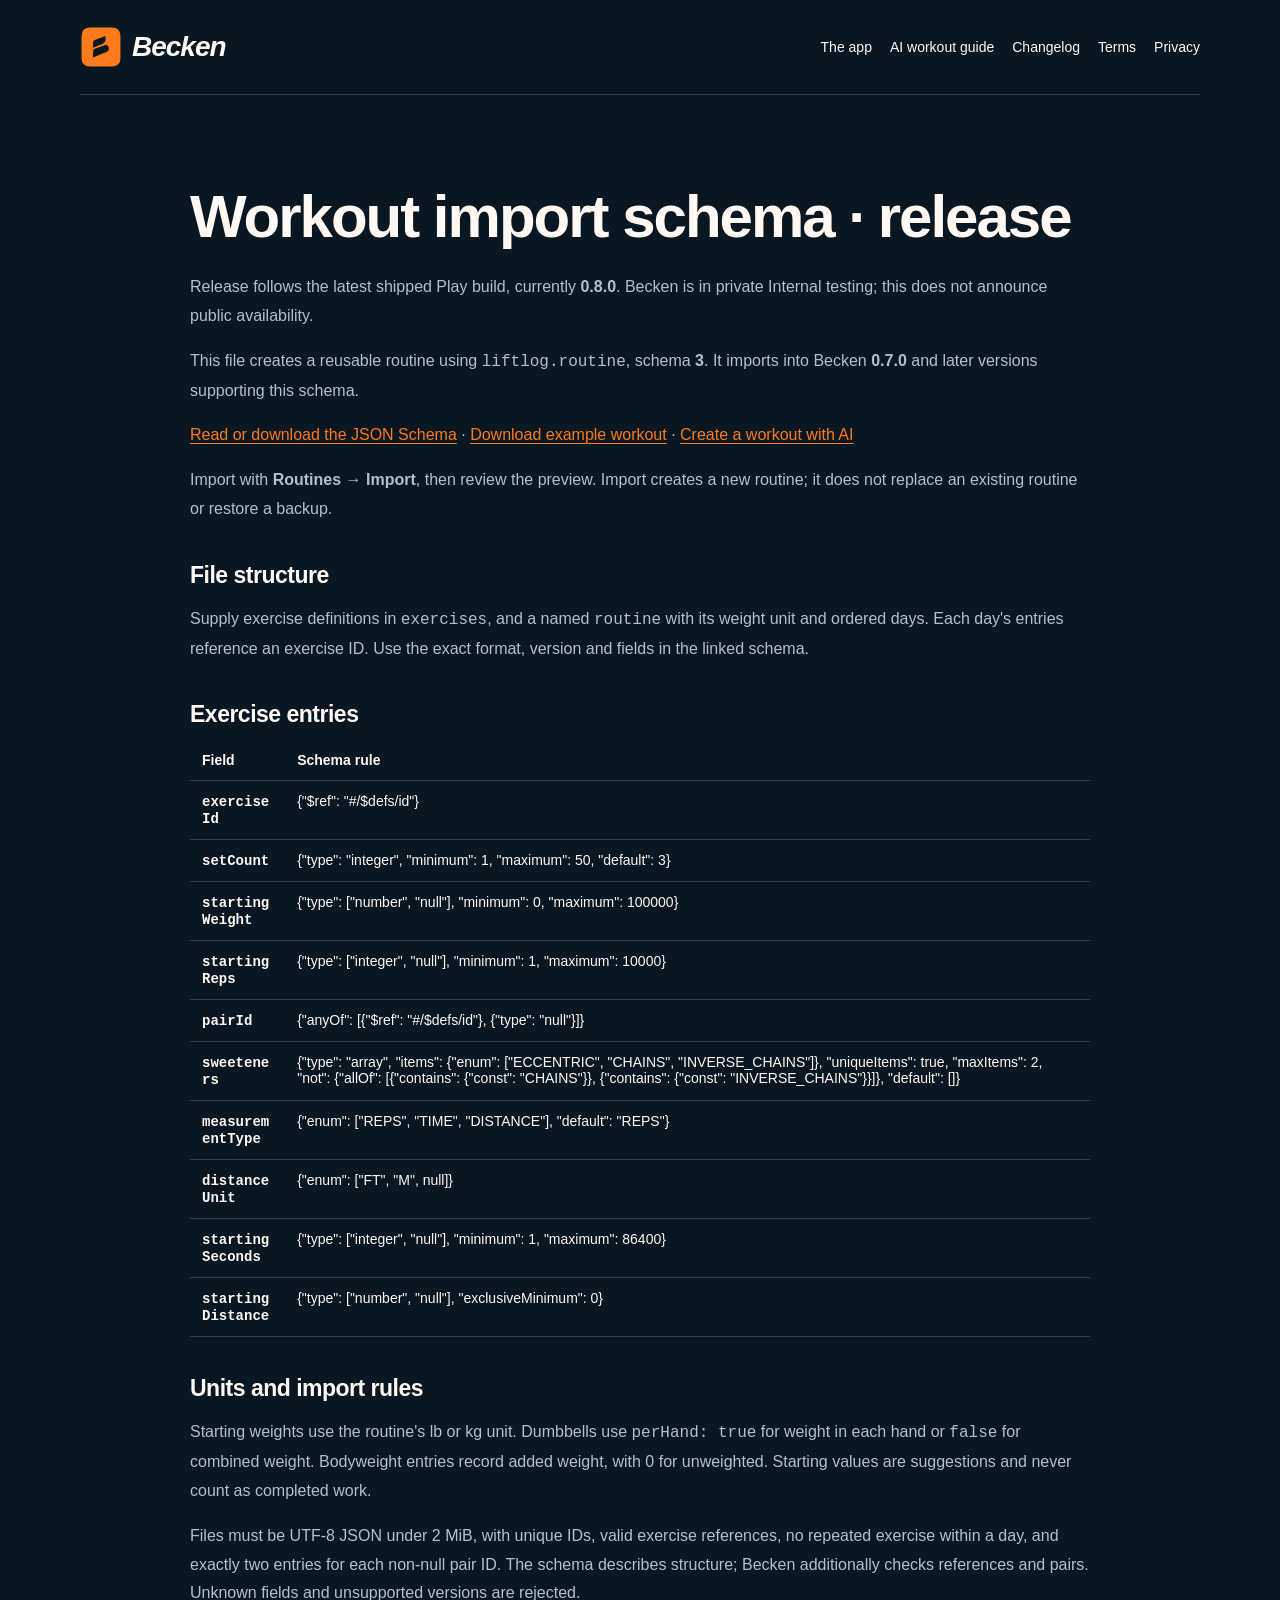
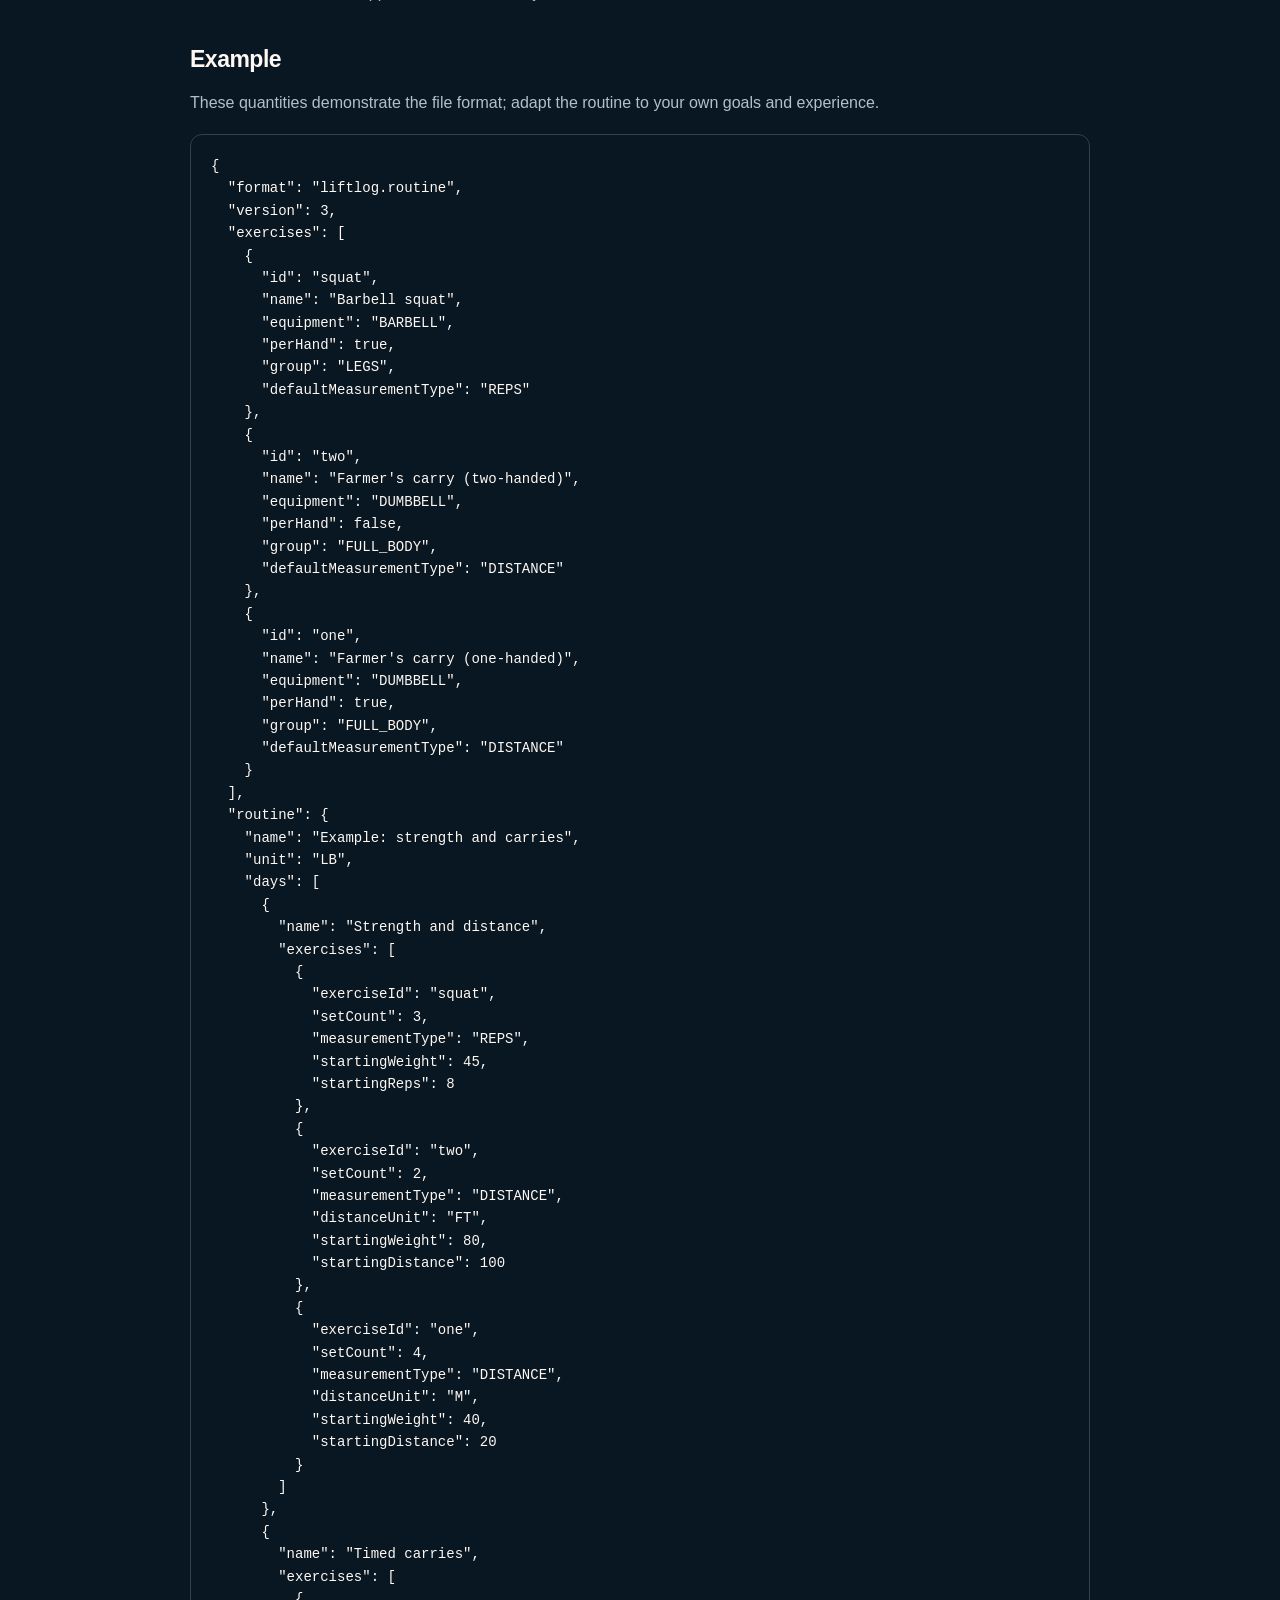
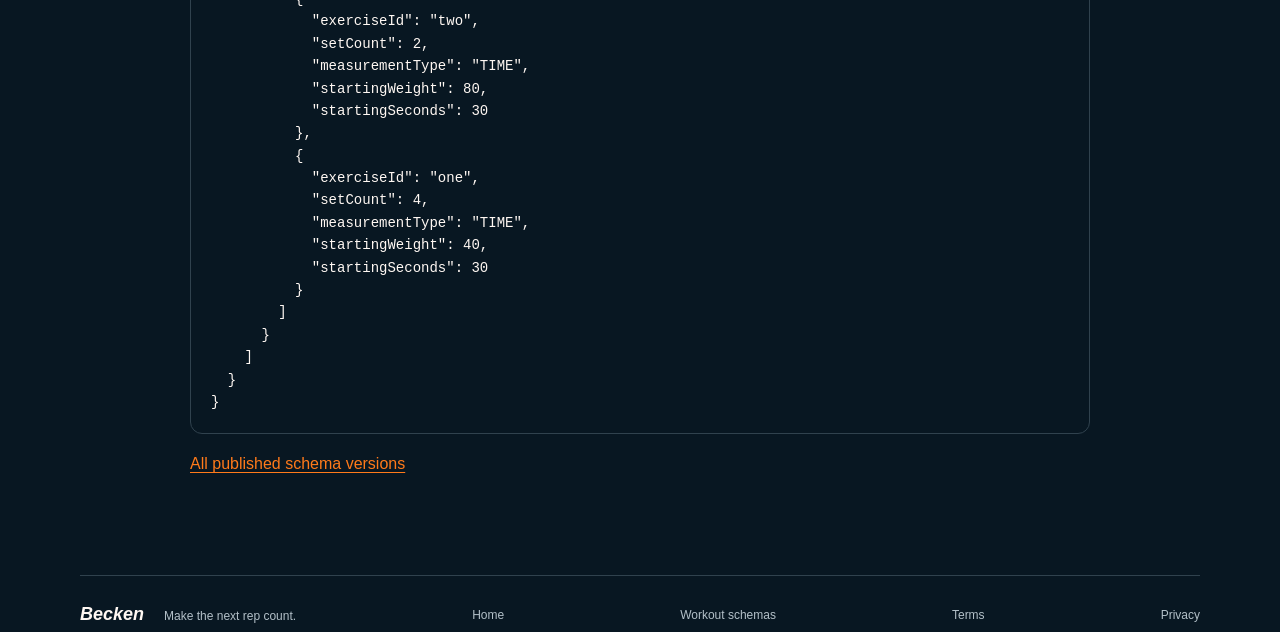
<file: schemas/workout/release/index.html>
<!doctype html>
<html lang="en"><head><meta charset="utf-8"><meta name="viewport" content="width=device-width, initial-scale=1">
<meta name="theme-color" content="#081722"><title>Workout import schema · release — Becken</title>
<meta name="description" content="Create and import a Becken workout routine using the documented JSON schema and a downloadable example.">
<link rel="canonical" href="https://becken.app/schemas/workout/release/"><link rel="icon" href="../../../assets/logo.svg" type="image/svg+xml"><link rel="stylesheet" href="../../../styles.css"></head>
<body><!-- Generated by scripts/build_workout_schemas.py. -->
<a class="skip-link" href="#main">Skip to content</a><header class="site-header wrap">
<a class="brand" href="../../../" aria-label="Becken home"><img src="../../../assets/logo.svg" width="42" height="42" alt=""><span>Becken</span></a>
<nav aria-label="Main navigation"><a href="../../../#screenshots">The app</a><a href="../../../guides/ai-workouts/">AI workout guide</a><a href="../../../changelog/">Changelog</a><a href="../../../terms/">Terms</a><a href="../../../privacy/">Privacy</a></nav></header>
<main id="main" class="policy wrap workout-guide"><h1>Workout import schema · release</h1><p>Release follows the latest shipped Play build, currently <strong>0.8.0</strong>. Becken is in private Internal testing; this does not announce public availability.</p><p>This file creates a reusable routine using <code>liftlog.routine</code>, schema <strong>3</strong>. It imports into Becken <strong>0.7.0</strong> and later versions supporting this schema.</p>
<p><a href="schema.json">Read or download the JSON Schema</a> · <a href="example.json" download="becken-workout.json">Download example workout</a> · <a href="../../../guides/ai-workouts/">Create a workout with AI</a></p>
<p>Import with <strong>Routines → Import</strong>, then review the preview. Import creates a new routine; it does not replace an existing routine or restore a backup.</p>
<h2>File structure</h2><p>Supply exercise definitions in <code>exercises</code>, and a named <code>routine</code> with its weight unit and ordered days. Each day's entries reference an exercise ID. Use the exact format, version and fields in the linked schema.</p>
<h2>Exercise entries</h2><div class="table-scroll"><table><thead><tr><th>Field</th><th>Schema rule</th></tr></thead><tbody><tr><th scope="row"><code>exerciseId</code></th><td>{&quot;$ref&quot;: &quot;#/$defs/id&quot;}</td></tr><tr><th scope="row"><code>setCount</code></th><td>{&quot;type&quot;: &quot;integer&quot;, &quot;minimum&quot;: 1, &quot;maximum&quot;: 50, &quot;default&quot;: 3}</td></tr><tr><th scope="row"><code>startingWeight</code></th><td>{&quot;type&quot;: [&quot;number&quot;, &quot;null&quot;], &quot;minimum&quot;: 0, &quot;maximum&quot;: 100000}</td></tr><tr><th scope="row"><code>startingReps</code></th><td>{&quot;type&quot;: [&quot;integer&quot;, &quot;null&quot;], &quot;minimum&quot;: 1, &quot;maximum&quot;: 10000}</td></tr><tr><th scope="row"><code>pairId</code></th><td>{&quot;anyOf&quot;: [{&quot;$ref&quot;: &quot;#/$defs/id&quot;}, {&quot;type&quot;: &quot;null&quot;}]}</td></tr><tr><th scope="row"><code>sweeteners</code></th><td>{&quot;type&quot;: &quot;array&quot;, &quot;items&quot;: {&quot;enum&quot;: [&quot;ECCENTRIC&quot;, &quot;CHAINS&quot;, &quot;INVERSE_CHAINS&quot;]}, &quot;uniqueItems&quot;: true, &quot;maxItems&quot;: 2, &quot;not&quot;: {&quot;allOf&quot;: [{&quot;contains&quot;: {&quot;const&quot;: &quot;CHAINS&quot;}}, {&quot;contains&quot;: {&quot;const&quot;: &quot;INVERSE_CHAINS&quot;}}]}, &quot;default&quot;: []}</td></tr><tr><th scope="row"><code>measurementType</code></th><td>{&quot;enum&quot;: [&quot;REPS&quot;, &quot;TIME&quot;, &quot;DISTANCE&quot;], &quot;default&quot;: &quot;REPS&quot;}</td></tr><tr><th scope="row"><code>distanceUnit</code></th><td>{&quot;enum&quot;: [&quot;FT&quot;, &quot;M&quot;, null]}</td></tr><tr><th scope="row"><code>startingSeconds</code></th><td>{&quot;type&quot;: [&quot;integer&quot;, &quot;null&quot;], &quot;minimum&quot;: 1, &quot;maximum&quot;: 86400}</td></tr><tr><th scope="row"><code>startingDistance</code></th><td>{&quot;type&quot;: [&quot;number&quot;, &quot;null&quot;], &quot;exclusiveMinimum&quot;: 0}</td></tr></tbody></table></div>
<h2>Units and import rules</h2><p>Starting weights use the routine's lb or kg unit. Dumbbells use <code>perHand: true</code> for weight in each hand or <code>false</code> for combined weight. Bodyweight entries record added weight, with 0 for unweighted. Starting values are suggestions and never count as completed work.</p>
<p>Files must be UTF-8 JSON under 2 MiB, with unique IDs, valid exercise references, no repeated exercise within a day, and exactly two entries for each non-null pair ID. The schema describes structure; Becken additionally checks references and pairs. Unknown fields and unsupported versions are rejected.</p>
<h2>Example</h2><p>These quantities demonstrate the file format; adapt the routine to your own goals and experience.</p><pre><code>{
  &quot;format&quot;: &quot;liftlog.routine&quot;,
  &quot;version&quot;: 3,
  &quot;exercises&quot;: [
    {
      &quot;id&quot;: &quot;squat&quot;,
      &quot;name&quot;: &quot;Barbell squat&quot;,
      &quot;equipment&quot;: &quot;BARBELL&quot;,
      &quot;perHand&quot;: true,
      &quot;group&quot;: &quot;LEGS&quot;,
      &quot;defaultMeasurementType&quot;: &quot;REPS&quot;
    },
    {
      &quot;id&quot;: &quot;two&quot;,
      &quot;name&quot;: &quot;Farmer&#x27;s carry (two-handed)&quot;,
      &quot;equipment&quot;: &quot;DUMBBELL&quot;,
      &quot;perHand&quot;: false,
      &quot;group&quot;: &quot;FULL_BODY&quot;,
      &quot;defaultMeasurementType&quot;: &quot;DISTANCE&quot;
    },
    {
      &quot;id&quot;: &quot;one&quot;,
      &quot;name&quot;: &quot;Farmer&#x27;s carry (one-handed)&quot;,
      &quot;equipment&quot;: &quot;DUMBBELL&quot;,
      &quot;perHand&quot;: true,
      &quot;group&quot;: &quot;FULL_BODY&quot;,
      &quot;defaultMeasurementType&quot;: &quot;DISTANCE&quot;
    }
  ],
  &quot;routine&quot;: {
    &quot;name&quot;: &quot;Example: strength and carries&quot;,
    &quot;unit&quot;: &quot;LB&quot;,
    &quot;days&quot;: [
      {
        &quot;name&quot;: &quot;Strength and distance&quot;,
        &quot;exercises&quot;: [
          {
            &quot;exerciseId&quot;: &quot;squat&quot;,
            &quot;setCount&quot;: 3,
            &quot;measurementType&quot;: &quot;REPS&quot;,
            &quot;startingWeight&quot;: 45,
            &quot;startingReps&quot;: 8
          },
          {
            &quot;exerciseId&quot;: &quot;two&quot;,
            &quot;setCount&quot;: 2,
            &quot;measurementType&quot;: &quot;DISTANCE&quot;,
            &quot;distanceUnit&quot;: &quot;FT&quot;,
            &quot;startingWeight&quot;: 80,
            &quot;startingDistance&quot;: 100
          },
          {
            &quot;exerciseId&quot;: &quot;one&quot;,
            &quot;setCount&quot;: 4,
            &quot;measurementType&quot;: &quot;DISTANCE&quot;,
            &quot;distanceUnit&quot;: &quot;M&quot;,
            &quot;startingWeight&quot;: 40,
            &quot;startingDistance&quot;: 20
          }
        ]
      },
      {
        &quot;name&quot;: &quot;Timed carries&quot;,
        &quot;exercises&quot;: [
          {
            &quot;exerciseId&quot;: &quot;two&quot;,
            &quot;setCount&quot;: 2,
            &quot;measurementType&quot;: &quot;TIME&quot;,
            &quot;startingWeight&quot;: 80,
            &quot;startingSeconds&quot;: 30
          },
          {
            &quot;exerciseId&quot;: &quot;one&quot;,
            &quot;setCount&quot;: 4,
            &quot;measurementType&quot;: &quot;TIME&quot;,
            &quot;startingWeight&quot;: 40,
            &quot;startingSeconds&quot;: 30
          }
        ]
      }
    ]
  }
}</code></pre>
<p><a href="../">All published schema versions</a></p></main>
<footer class="site-footer wrap"><span class="footer-brand">Becken <span>Make the next rep count.</span></span><a href="../../../">Home</a><a href="../../../schemas/workout/">Workout schemas</a><a href="../../../terms/">Terms</a><a href="../../../privacy/">Privacy</a></footer></body></html>
</file>
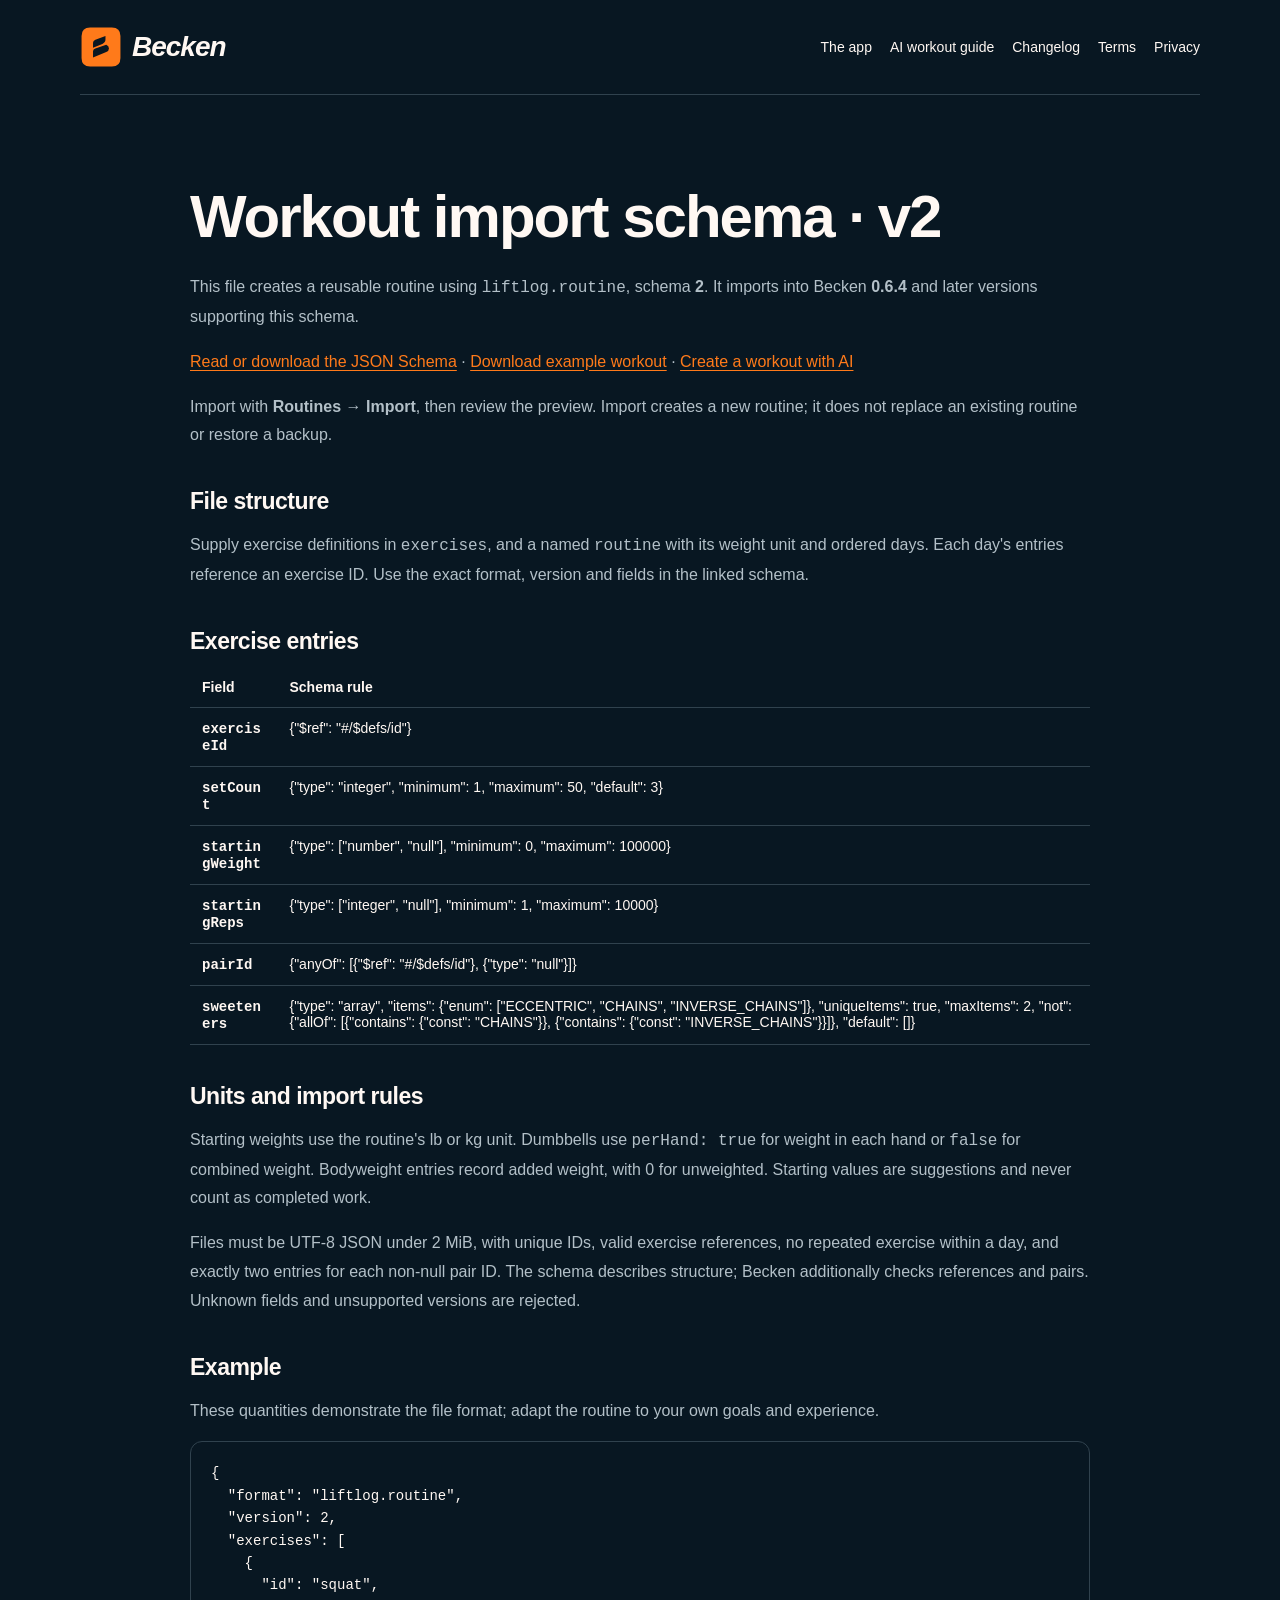
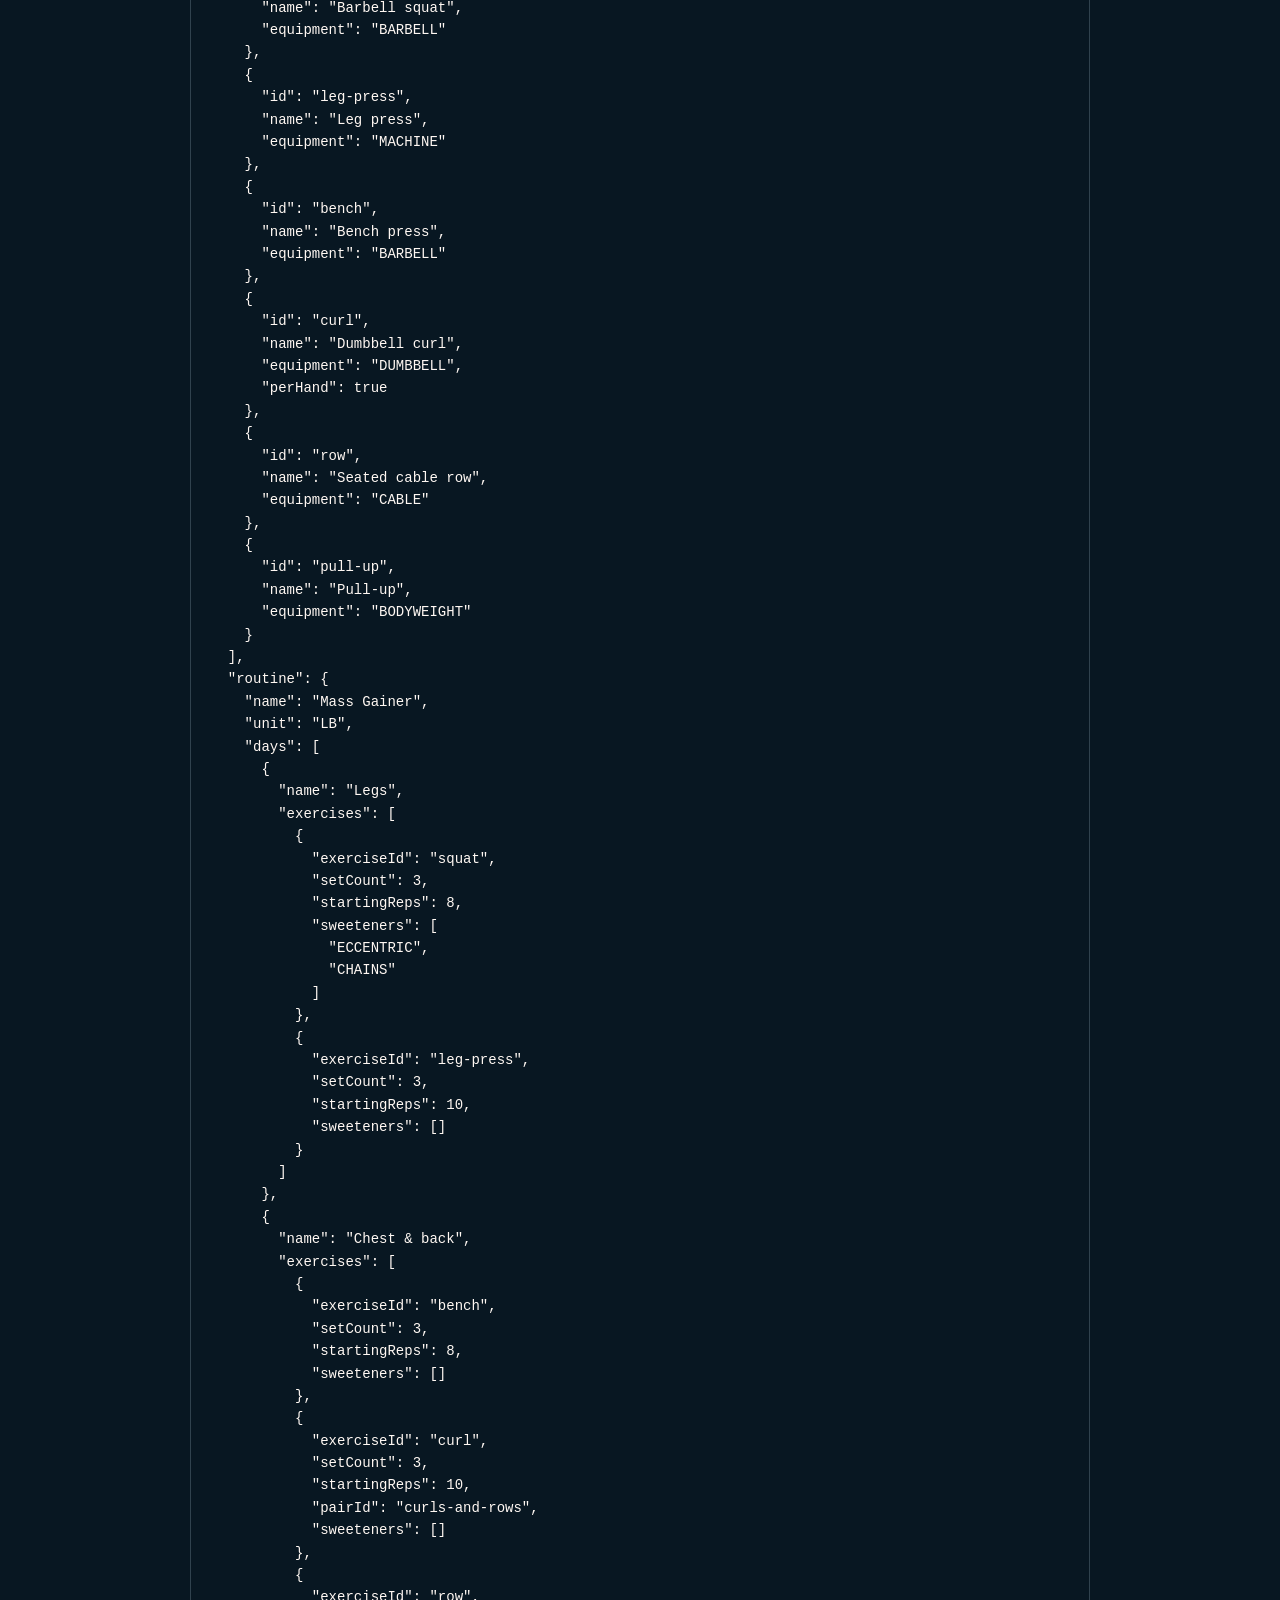
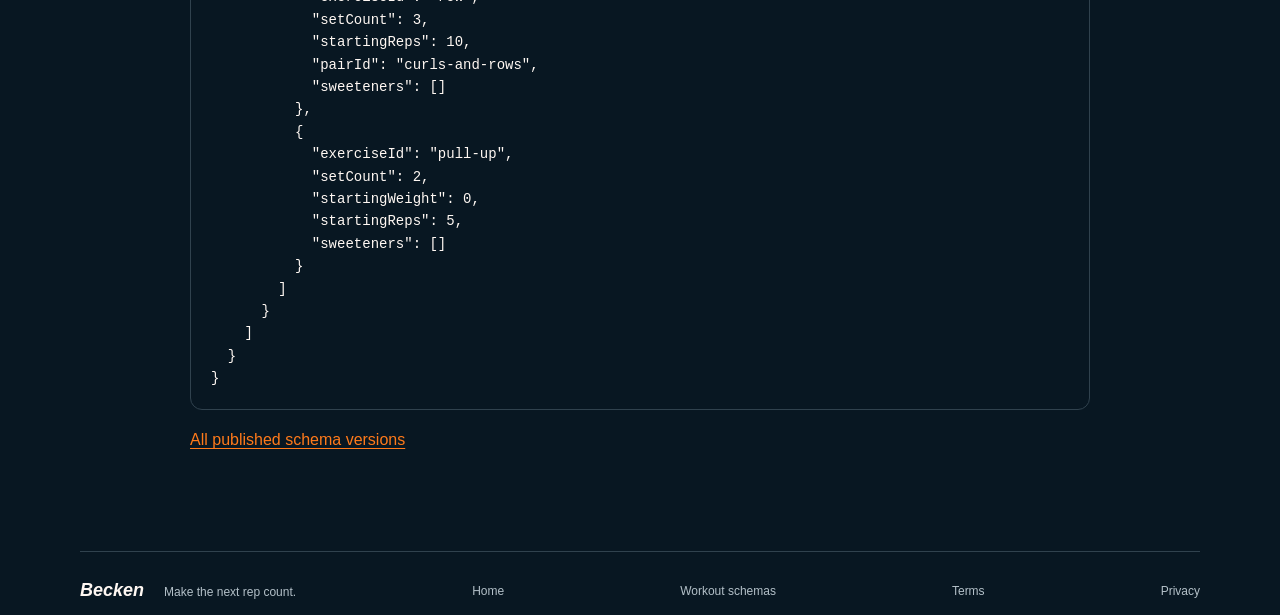
<file: schemas/workout/v2/index.html>
<!doctype html>
<html lang="en"><head><meta charset="utf-8"><meta name="viewport" content="width=device-width, initial-scale=1">
<meta name="theme-color" content="#081722"><title>Workout import schema · v2 — Becken</title>
<meta name="description" content="Create and import a Becken workout routine using the documented JSON schema and a downloadable example.">
<link rel="canonical" href="https://becken.app/schemas/workout/v2/"><link rel="icon" href="../../../assets/logo.svg" type="image/svg+xml"><link rel="stylesheet" href="../../../styles.css"></head>
<body><!-- Generated by scripts/build_workout_schemas.py. -->
<a class="skip-link" href="#main">Skip to content</a><header class="site-header wrap">
<a class="brand" href="../../../" aria-label="Becken home"><img src="../../../assets/logo.svg" width="42" height="42" alt=""><span>Becken</span></a>
<nav aria-label="Main navigation"><a href="../../../#screenshots">The app</a><a href="../../../guides/ai-workouts/">AI workout guide</a><a href="../../../changelog/">Changelog</a><a href="../../../terms/">Terms</a><a href="../../../privacy/">Privacy</a></nav></header>
<main id="main" class="policy wrap workout-guide"><h1>Workout import schema · v2</h1><p>This file creates a reusable routine using <code>liftlog.routine</code>, schema <strong>2</strong>. It imports into Becken <strong>0.6.4</strong> and later versions supporting this schema.</p>
<p><a href="schema.json">Read or download the JSON Schema</a> · <a href="example.json" download="becken-workout.json">Download example workout</a> · <a href="../../../guides/ai-workouts/">Create a workout with AI</a></p>
<p>Import with <strong>Routines → Import</strong>, then review the preview. Import creates a new routine; it does not replace an existing routine or restore a backup.</p>
<h2>File structure</h2><p>Supply exercise definitions in <code>exercises</code>, and a named <code>routine</code> with its weight unit and ordered days. Each day's entries reference an exercise ID. Use the exact format, version and fields in the linked schema.</p>
<h2>Exercise entries</h2><div class="table-scroll"><table><thead><tr><th>Field</th><th>Schema rule</th></tr></thead><tbody><tr><th scope="row"><code>exerciseId</code></th><td>{&quot;$ref&quot;: &quot;#/$defs/id&quot;}</td></tr><tr><th scope="row"><code>setCount</code></th><td>{&quot;type&quot;: &quot;integer&quot;, &quot;minimum&quot;: 1, &quot;maximum&quot;: 50, &quot;default&quot;: 3}</td></tr><tr><th scope="row"><code>startingWeight</code></th><td>{&quot;type&quot;: [&quot;number&quot;, &quot;null&quot;], &quot;minimum&quot;: 0, &quot;maximum&quot;: 100000}</td></tr><tr><th scope="row"><code>startingReps</code></th><td>{&quot;type&quot;: [&quot;integer&quot;, &quot;null&quot;], &quot;minimum&quot;: 1, &quot;maximum&quot;: 10000}</td></tr><tr><th scope="row"><code>pairId</code></th><td>{&quot;anyOf&quot;: [{&quot;$ref&quot;: &quot;#/$defs/id&quot;}, {&quot;type&quot;: &quot;null&quot;}]}</td></tr><tr><th scope="row"><code>sweeteners</code></th><td>{&quot;type&quot;: &quot;array&quot;, &quot;items&quot;: {&quot;enum&quot;: [&quot;ECCENTRIC&quot;, &quot;CHAINS&quot;, &quot;INVERSE_CHAINS&quot;]}, &quot;uniqueItems&quot;: true, &quot;maxItems&quot;: 2, &quot;not&quot;: {&quot;allOf&quot;: [{&quot;contains&quot;: {&quot;const&quot;: &quot;CHAINS&quot;}}, {&quot;contains&quot;: {&quot;const&quot;: &quot;INVERSE_CHAINS&quot;}}]}, &quot;default&quot;: []}</td></tr></tbody></table></div>
<h2>Units and import rules</h2><p>Starting weights use the routine's lb or kg unit. Dumbbells use <code>perHand: true</code> for weight in each hand or <code>false</code> for combined weight. Bodyweight entries record added weight, with 0 for unweighted. Starting values are suggestions and never count as completed work.</p>
<p>Files must be UTF-8 JSON under 2 MiB, with unique IDs, valid exercise references, no repeated exercise within a day, and exactly two entries for each non-null pair ID. The schema describes structure; Becken additionally checks references and pairs. Unknown fields and unsupported versions are rejected.</p>
<h2>Example</h2><p>These quantities demonstrate the file format; adapt the routine to your own goals and experience.</p><pre><code>{
  &quot;format&quot;: &quot;liftlog.routine&quot;,
  &quot;version&quot;: 2,
  &quot;exercises&quot;: [
    {
      &quot;id&quot;: &quot;squat&quot;,
      &quot;name&quot;: &quot;Barbell squat&quot;,
      &quot;equipment&quot;: &quot;BARBELL&quot;
    },
    {
      &quot;id&quot;: &quot;leg-press&quot;,
      &quot;name&quot;: &quot;Leg press&quot;,
      &quot;equipment&quot;: &quot;MACHINE&quot;
    },
    {
      &quot;id&quot;: &quot;bench&quot;,
      &quot;name&quot;: &quot;Bench press&quot;,
      &quot;equipment&quot;: &quot;BARBELL&quot;
    },
    {
      &quot;id&quot;: &quot;curl&quot;,
      &quot;name&quot;: &quot;Dumbbell curl&quot;,
      &quot;equipment&quot;: &quot;DUMBBELL&quot;,
      &quot;perHand&quot;: true
    },
    {
      &quot;id&quot;: &quot;row&quot;,
      &quot;name&quot;: &quot;Seated cable row&quot;,
      &quot;equipment&quot;: &quot;CABLE&quot;
    },
    {
      &quot;id&quot;: &quot;pull-up&quot;,
      &quot;name&quot;: &quot;Pull-up&quot;,
      &quot;equipment&quot;: &quot;BODYWEIGHT&quot;
    }
  ],
  &quot;routine&quot;: {
    &quot;name&quot;: &quot;Mass Gainer&quot;,
    &quot;unit&quot;: &quot;LB&quot;,
    &quot;days&quot;: [
      {
        &quot;name&quot;: &quot;Legs&quot;,
        &quot;exercises&quot;: [
          {
            &quot;exerciseId&quot;: &quot;squat&quot;,
            &quot;setCount&quot;: 3,
            &quot;startingReps&quot;: 8,
            &quot;sweeteners&quot;: [
              &quot;ECCENTRIC&quot;,
              &quot;CHAINS&quot;
            ]
          },
          {
            &quot;exerciseId&quot;: &quot;leg-press&quot;,
            &quot;setCount&quot;: 3,
            &quot;startingReps&quot;: 10,
            &quot;sweeteners&quot;: []
          }
        ]
      },
      {
        &quot;name&quot;: &quot;Chest &amp; back&quot;,
        &quot;exercises&quot;: [
          {
            &quot;exerciseId&quot;: &quot;bench&quot;,
            &quot;setCount&quot;: 3,
            &quot;startingReps&quot;: 8,
            &quot;sweeteners&quot;: []
          },
          {
            &quot;exerciseId&quot;: &quot;curl&quot;,
            &quot;setCount&quot;: 3,
            &quot;startingReps&quot;: 10,
            &quot;pairId&quot;: &quot;curls-and-rows&quot;,
            &quot;sweeteners&quot;: []
          },
          {
            &quot;exerciseId&quot;: &quot;row&quot;,
            &quot;setCount&quot;: 3,
            &quot;startingReps&quot;: 10,
            &quot;pairId&quot;: &quot;curls-and-rows&quot;,
            &quot;sweeteners&quot;: []
          },
          {
            &quot;exerciseId&quot;: &quot;pull-up&quot;,
            &quot;setCount&quot;: 2,
            &quot;startingWeight&quot;: 0,
            &quot;startingReps&quot;: 5,
            &quot;sweeteners&quot;: []
          }
        ]
      }
    ]
  }
}</code></pre>
<p><a href="../">All published schema versions</a></p></main>
<footer class="site-footer wrap"><span class="footer-brand">Becken <span>Make the next rep count.</span></span><a href="../../../">Home</a><a href="../../../schemas/workout/">Workout schemas</a><a href="../../../terms/">Terms</a><a href="../../../privacy/">Privacy</a></footer></body></html>
</file>
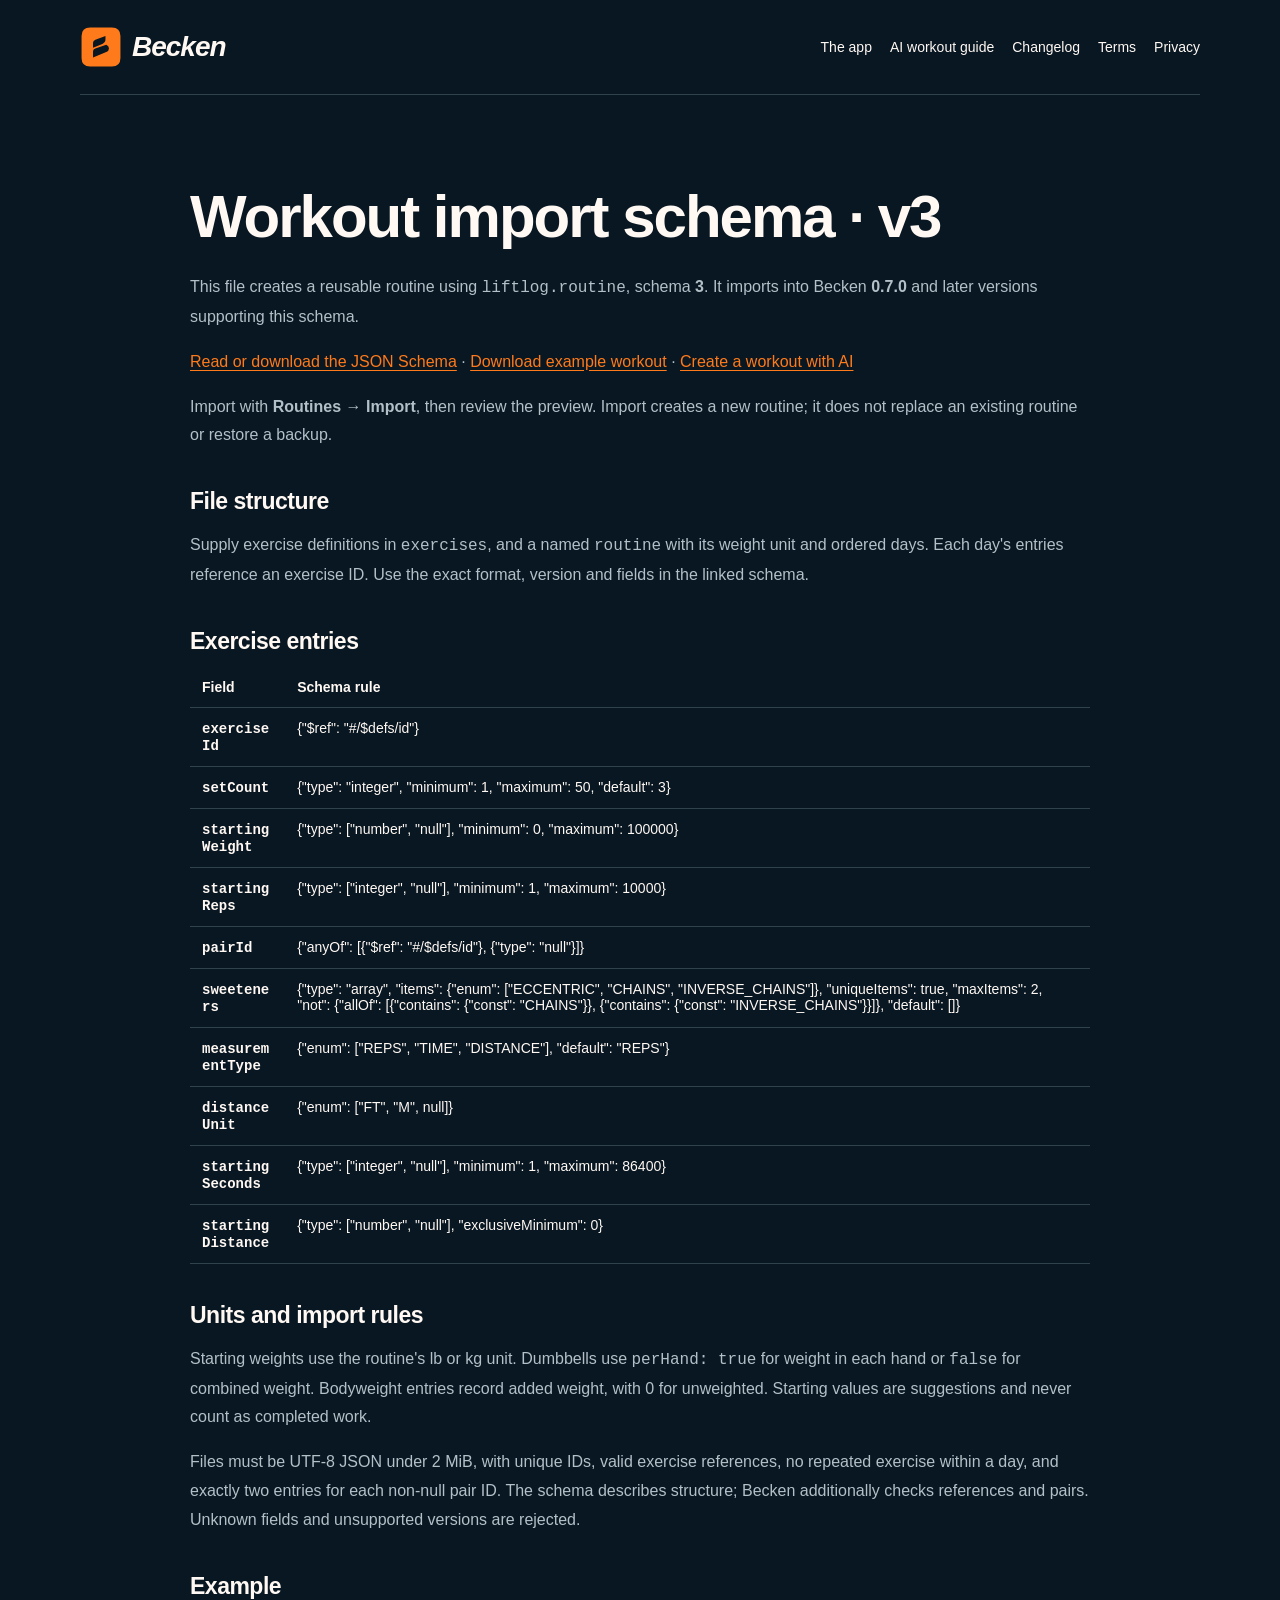
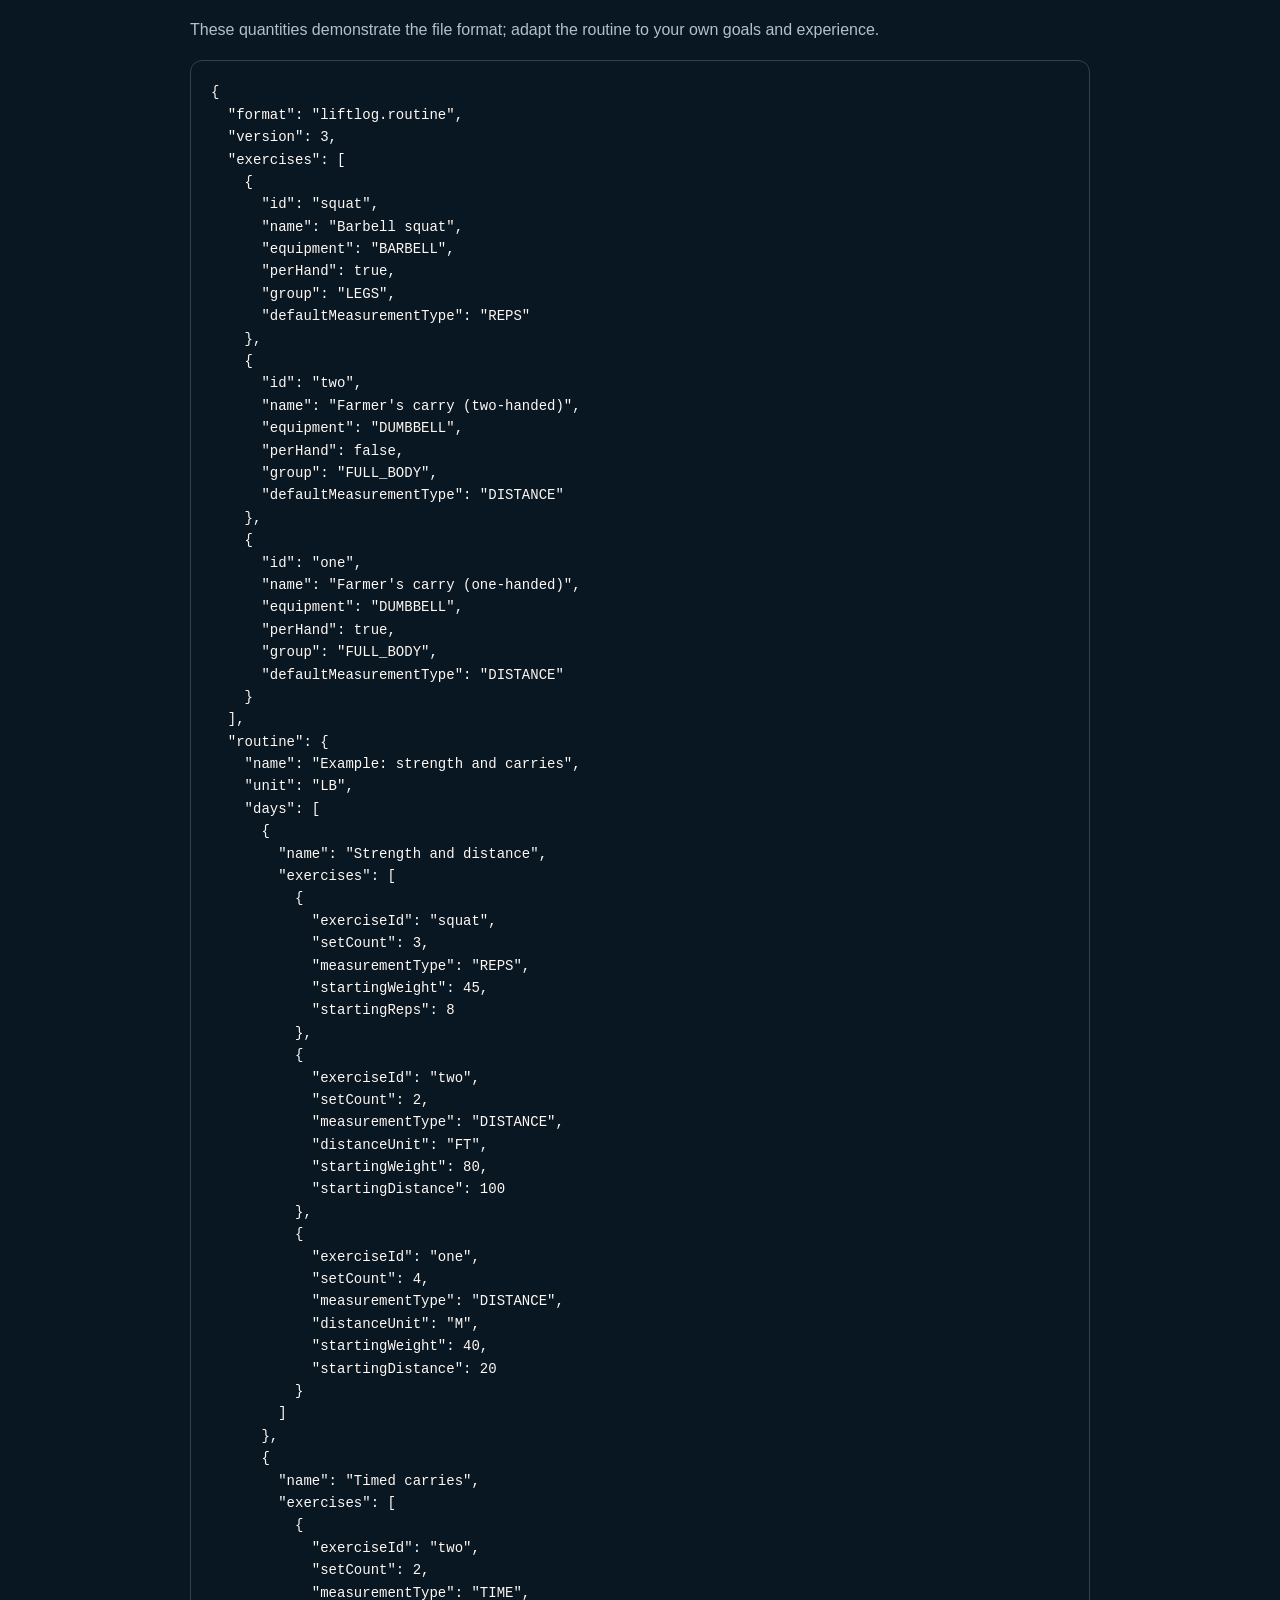
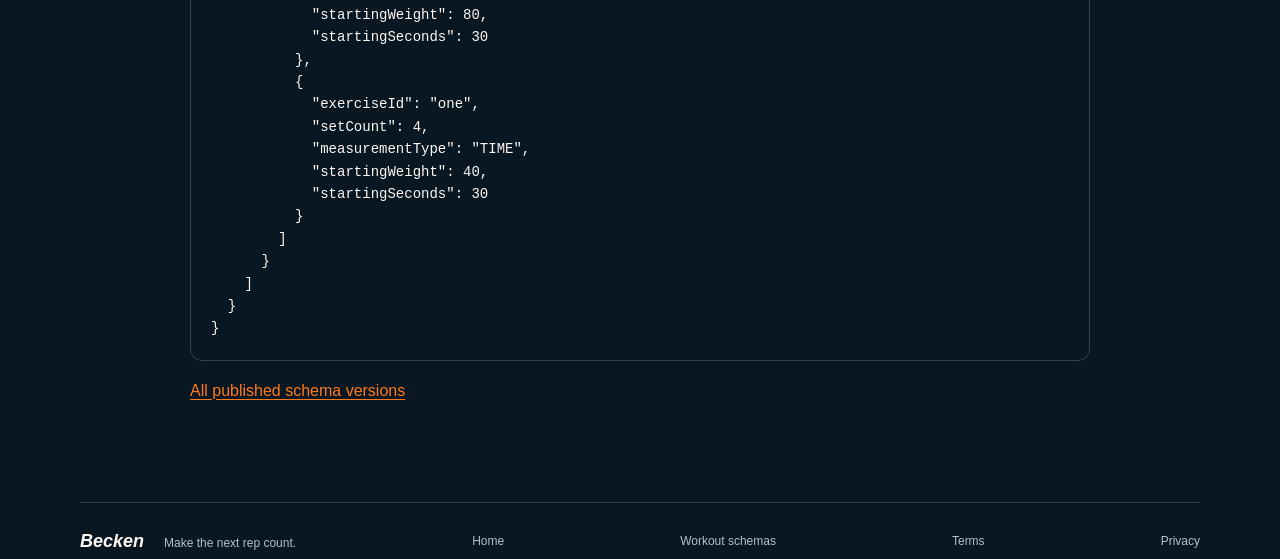
<file: schemas/workout/v3/index.html>
<!doctype html>
<html lang="en"><head><meta charset="utf-8"><meta name="viewport" content="width=device-width, initial-scale=1">
<meta name="theme-color" content="#081722"><title>Workout import schema · v3 — Becken</title>
<meta name="description" content="Create and import a Becken workout routine using the documented JSON schema and a downloadable example.">
<link rel="canonical" href="https://becken.app/schemas/workout/v3/"><link rel="icon" href="../../../assets/logo.svg" type="image/svg+xml"><link rel="stylesheet" href="../../../styles.css"></head>
<body><!-- Generated by scripts/build_workout_schemas.py. -->
<a class="skip-link" href="#main">Skip to content</a><header class="site-header wrap">
<a class="brand" href="../../../" aria-label="Becken home"><img src="../../../assets/logo.svg" width="42" height="42" alt=""><span>Becken</span></a>
<nav aria-label="Main navigation"><a href="../../../#screenshots">The app</a><a href="../../../guides/ai-workouts/">AI workout guide</a><a href="../../../changelog/">Changelog</a><a href="../../../terms/">Terms</a><a href="../../../privacy/">Privacy</a></nav></header>
<main id="main" class="policy wrap workout-guide"><h1>Workout import schema · v3</h1><p>This file creates a reusable routine using <code>liftlog.routine</code>, schema <strong>3</strong>. It imports into Becken <strong>0.7.0</strong> and later versions supporting this schema.</p>
<p><a href="schema.json">Read or download the JSON Schema</a> · <a href="example.json" download="becken-workout.json">Download example workout</a> · <a href="../../../guides/ai-workouts/">Create a workout with AI</a></p>
<p>Import with <strong>Routines → Import</strong>, then review the preview. Import creates a new routine; it does not replace an existing routine or restore a backup.</p>
<h2>File structure</h2><p>Supply exercise definitions in <code>exercises</code>, and a named <code>routine</code> with its weight unit and ordered days. Each day's entries reference an exercise ID. Use the exact format, version and fields in the linked schema.</p>
<h2>Exercise entries</h2><div class="table-scroll"><table><thead><tr><th>Field</th><th>Schema rule</th></tr></thead><tbody><tr><th scope="row"><code>exerciseId</code></th><td>{&quot;$ref&quot;: &quot;#/$defs/id&quot;}</td></tr><tr><th scope="row"><code>setCount</code></th><td>{&quot;type&quot;: &quot;integer&quot;, &quot;minimum&quot;: 1, &quot;maximum&quot;: 50, &quot;default&quot;: 3}</td></tr><tr><th scope="row"><code>startingWeight</code></th><td>{&quot;type&quot;: [&quot;number&quot;, &quot;null&quot;], &quot;minimum&quot;: 0, &quot;maximum&quot;: 100000}</td></tr><tr><th scope="row"><code>startingReps</code></th><td>{&quot;type&quot;: [&quot;integer&quot;, &quot;null&quot;], &quot;minimum&quot;: 1, &quot;maximum&quot;: 10000}</td></tr><tr><th scope="row"><code>pairId</code></th><td>{&quot;anyOf&quot;: [{&quot;$ref&quot;: &quot;#/$defs/id&quot;}, {&quot;type&quot;: &quot;null&quot;}]}</td></tr><tr><th scope="row"><code>sweeteners</code></th><td>{&quot;type&quot;: &quot;array&quot;, &quot;items&quot;: {&quot;enum&quot;: [&quot;ECCENTRIC&quot;, &quot;CHAINS&quot;, &quot;INVERSE_CHAINS&quot;]}, &quot;uniqueItems&quot;: true, &quot;maxItems&quot;: 2, &quot;not&quot;: {&quot;allOf&quot;: [{&quot;contains&quot;: {&quot;const&quot;: &quot;CHAINS&quot;}}, {&quot;contains&quot;: {&quot;const&quot;: &quot;INVERSE_CHAINS&quot;}}]}, &quot;default&quot;: []}</td></tr><tr><th scope="row"><code>measurementType</code></th><td>{&quot;enum&quot;: [&quot;REPS&quot;, &quot;TIME&quot;, &quot;DISTANCE&quot;], &quot;default&quot;: &quot;REPS&quot;}</td></tr><tr><th scope="row"><code>distanceUnit</code></th><td>{&quot;enum&quot;: [&quot;FT&quot;, &quot;M&quot;, null]}</td></tr><tr><th scope="row"><code>startingSeconds</code></th><td>{&quot;type&quot;: [&quot;integer&quot;, &quot;null&quot;], &quot;minimum&quot;: 1, &quot;maximum&quot;: 86400}</td></tr><tr><th scope="row"><code>startingDistance</code></th><td>{&quot;type&quot;: [&quot;number&quot;, &quot;null&quot;], &quot;exclusiveMinimum&quot;: 0}</td></tr></tbody></table></div>
<h2>Units and import rules</h2><p>Starting weights use the routine's lb or kg unit. Dumbbells use <code>perHand: true</code> for weight in each hand or <code>false</code> for combined weight. Bodyweight entries record added weight, with 0 for unweighted. Starting values are suggestions and never count as completed work.</p>
<p>Files must be UTF-8 JSON under 2 MiB, with unique IDs, valid exercise references, no repeated exercise within a day, and exactly two entries for each non-null pair ID. The schema describes structure; Becken additionally checks references and pairs. Unknown fields and unsupported versions are rejected.</p>
<h2>Example</h2><p>These quantities demonstrate the file format; adapt the routine to your own goals and experience.</p><pre><code>{
  &quot;format&quot;: &quot;liftlog.routine&quot;,
  &quot;version&quot;: 3,
  &quot;exercises&quot;: [
    {
      &quot;id&quot;: &quot;squat&quot;,
      &quot;name&quot;: &quot;Barbell squat&quot;,
      &quot;equipment&quot;: &quot;BARBELL&quot;,
      &quot;perHand&quot;: true,
      &quot;group&quot;: &quot;LEGS&quot;,
      &quot;defaultMeasurementType&quot;: &quot;REPS&quot;
    },
    {
      &quot;id&quot;: &quot;two&quot;,
      &quot;name&quot;: &quot;Farmer&#x27;s carry (two-handed)&quot;,
      &quot;equipment&quot;: &quot;DUMBBELL&quot;,
      &quot;perHand&quot;: false,
      &quot;group&quot;: &quot;FULL_BODY&quot;,
      &quot;defaultMeasurementType&quot;: &quot;DISTANCE&quot;
    },
    {
      &quot;id&quot;: &quot;one&quot;,
      &quot;name&quot;: &quot;Farmer&#x27;s carry (one-handed)&quot;,
      &quot;equipment&quot;: &quot;DUMBBELL&quot;,
      &quot;perHand&quot;: true,
      &quot;group&quot;: &quot;FULL_BODY&quot;,
      &quot;defaultMeasurementType&quot;: &quot;DISTANCE&quot;
    }
  ],
  &quot;routine&quot;: {
    &quot;name&quot;: &quot;Example: strength and carries&quot;,
    &quot;unit&quot;: &quot;LB&quot;,
    &quot;days&quot;: [
      {
        &quot;name&quot;: &quot;Strength and distance&quot;,
        &quot;exercises&quot;: [
          {
            &quot;exerciseId&quot;: &quot;squat&quot;,
            &quot;setCount&quot;: 3,
            &quot;measurementType&quot;: &quot;REPS&quot;,
            &quot;startingWeight&quot;: 45,
            &quot;startingReps&quot;: 8
          },
          {
            &quot;exerciseId&quot;: &quot;two&quot;,
            &quot;setCount&quot;: 2,
            &quot;measurementType&quot;: &quot;DISTANCE&quot;,
            &quot;distanceUnit&quot;: &quot;FT&quot;,
            &quot;startingWeight&quot;: 80,
            &quot;startingDistance&quot;: 100
          },
          {
            &quot;exerciseId&quot;: &quot;one&quot;,
            &quot;setCount&quot;: 4,
            &quot;measurementType&quot;: &quot;DISTANCE&quot;,
            &quot;distanceUnit&quot;: &quot;M&quot;,
            &quot;startingWeight&quot;: 40,
            &quot;startingDistance&quot;: 20
          }
        ]
      },
      {
        &quot;name&quot;: &quot;Timed carries&quot;,
        &quot;exercises&quot;: [
          {
            &quot;exerciseId&quot;: &quot;two&quot;,
            &quot;setCount&quot;: 2,
            &quot;measurementType&quot;: &quot;TIME&quot;,
            &quot;startingWeight&quot;: 80,
            &quot;startingSeconds&quot;: 30
          },
          {
            &quot;exerciseId&quot;: &quot;one&quot;,
            &quot;setCount&quot;: 4,
            &quot;measurementType&quot;: &quot;TIME&quot;,
            &quot;startingWeight&quot;: 40,
            &quot;startingSeconds&quot;: 30
          }
        ]
      }
    ]
  }
}</code></pre>
<p><a href="../">All published schema versions</a></p></main>
<footer class="site-footer wrap"><span class="footer-brand">Becken <span>Make the next rep count.</span></span><a href="../../../">Home</a><a href="../../../schemas/workout/">Workout schemas</a><a href="../../../terms/">Terms</a><a href="../../../privacy/">Privacy</a></footer></body></html>
</file>
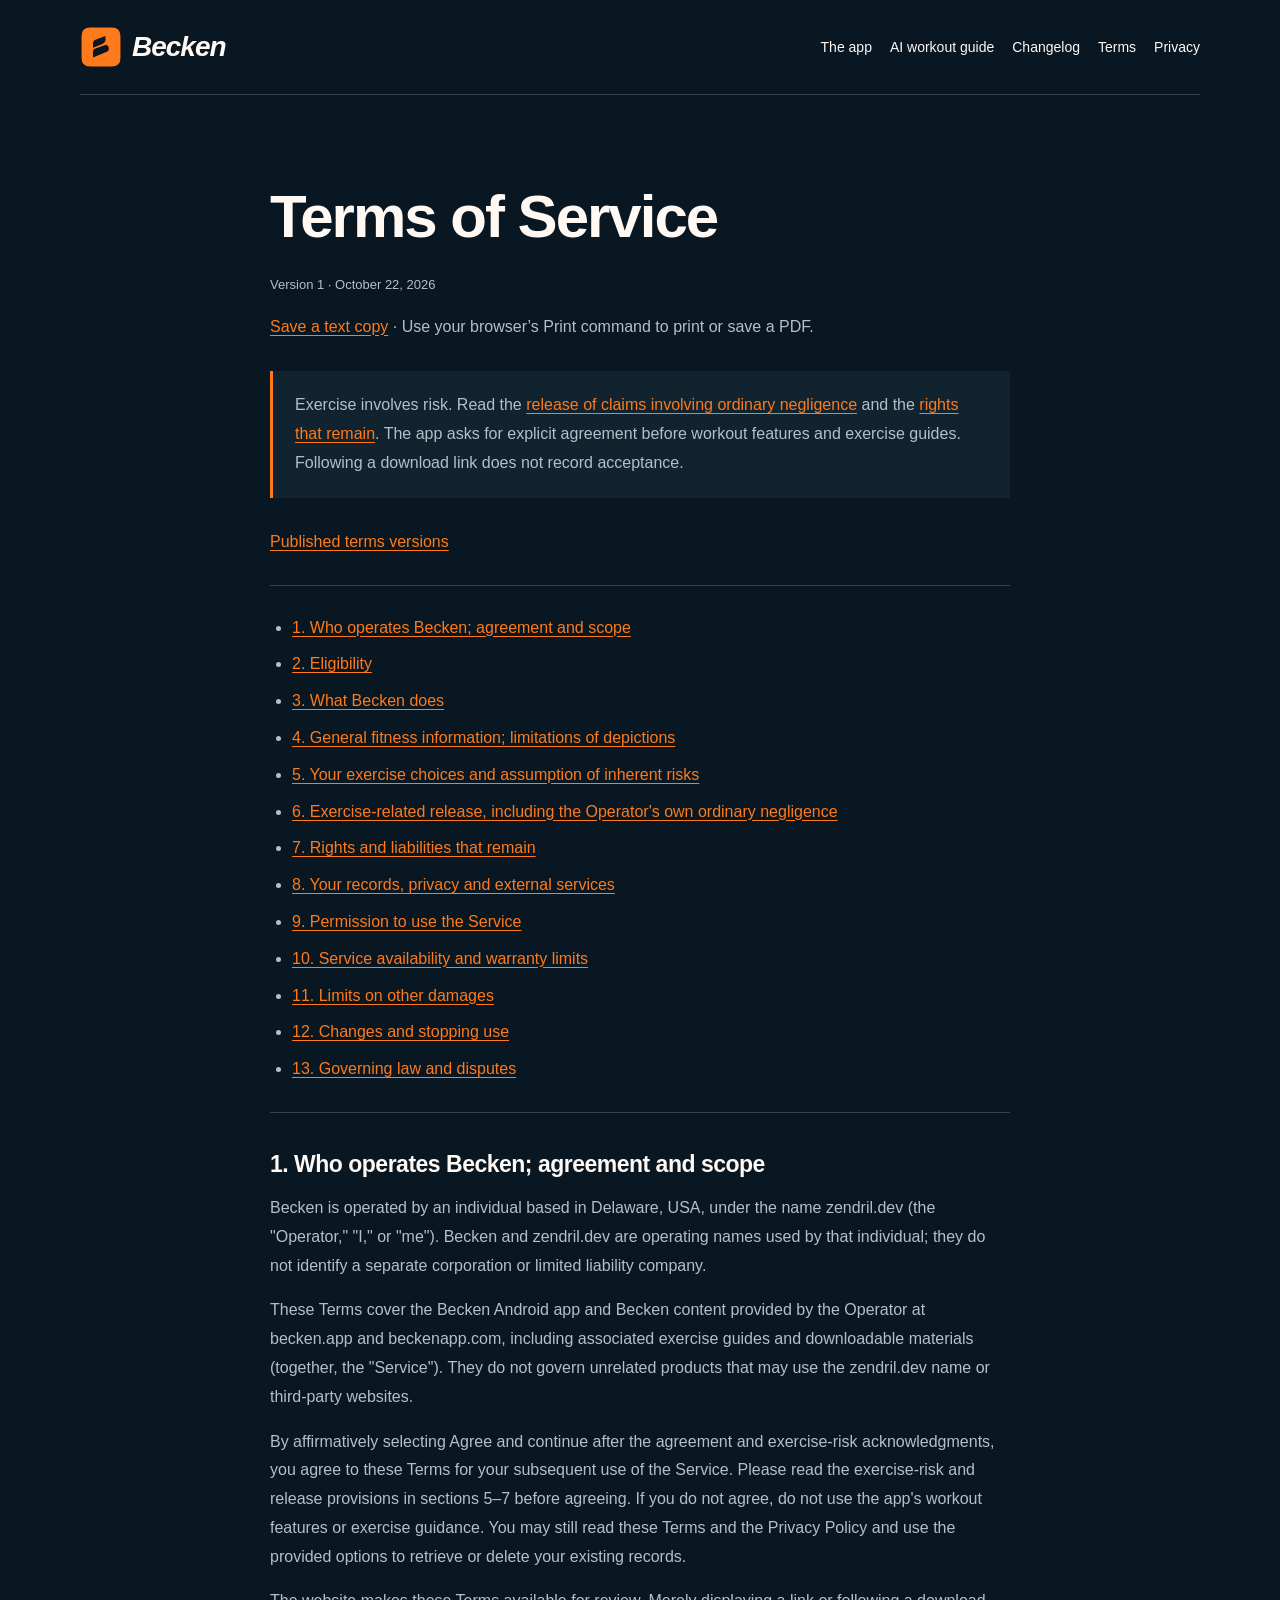
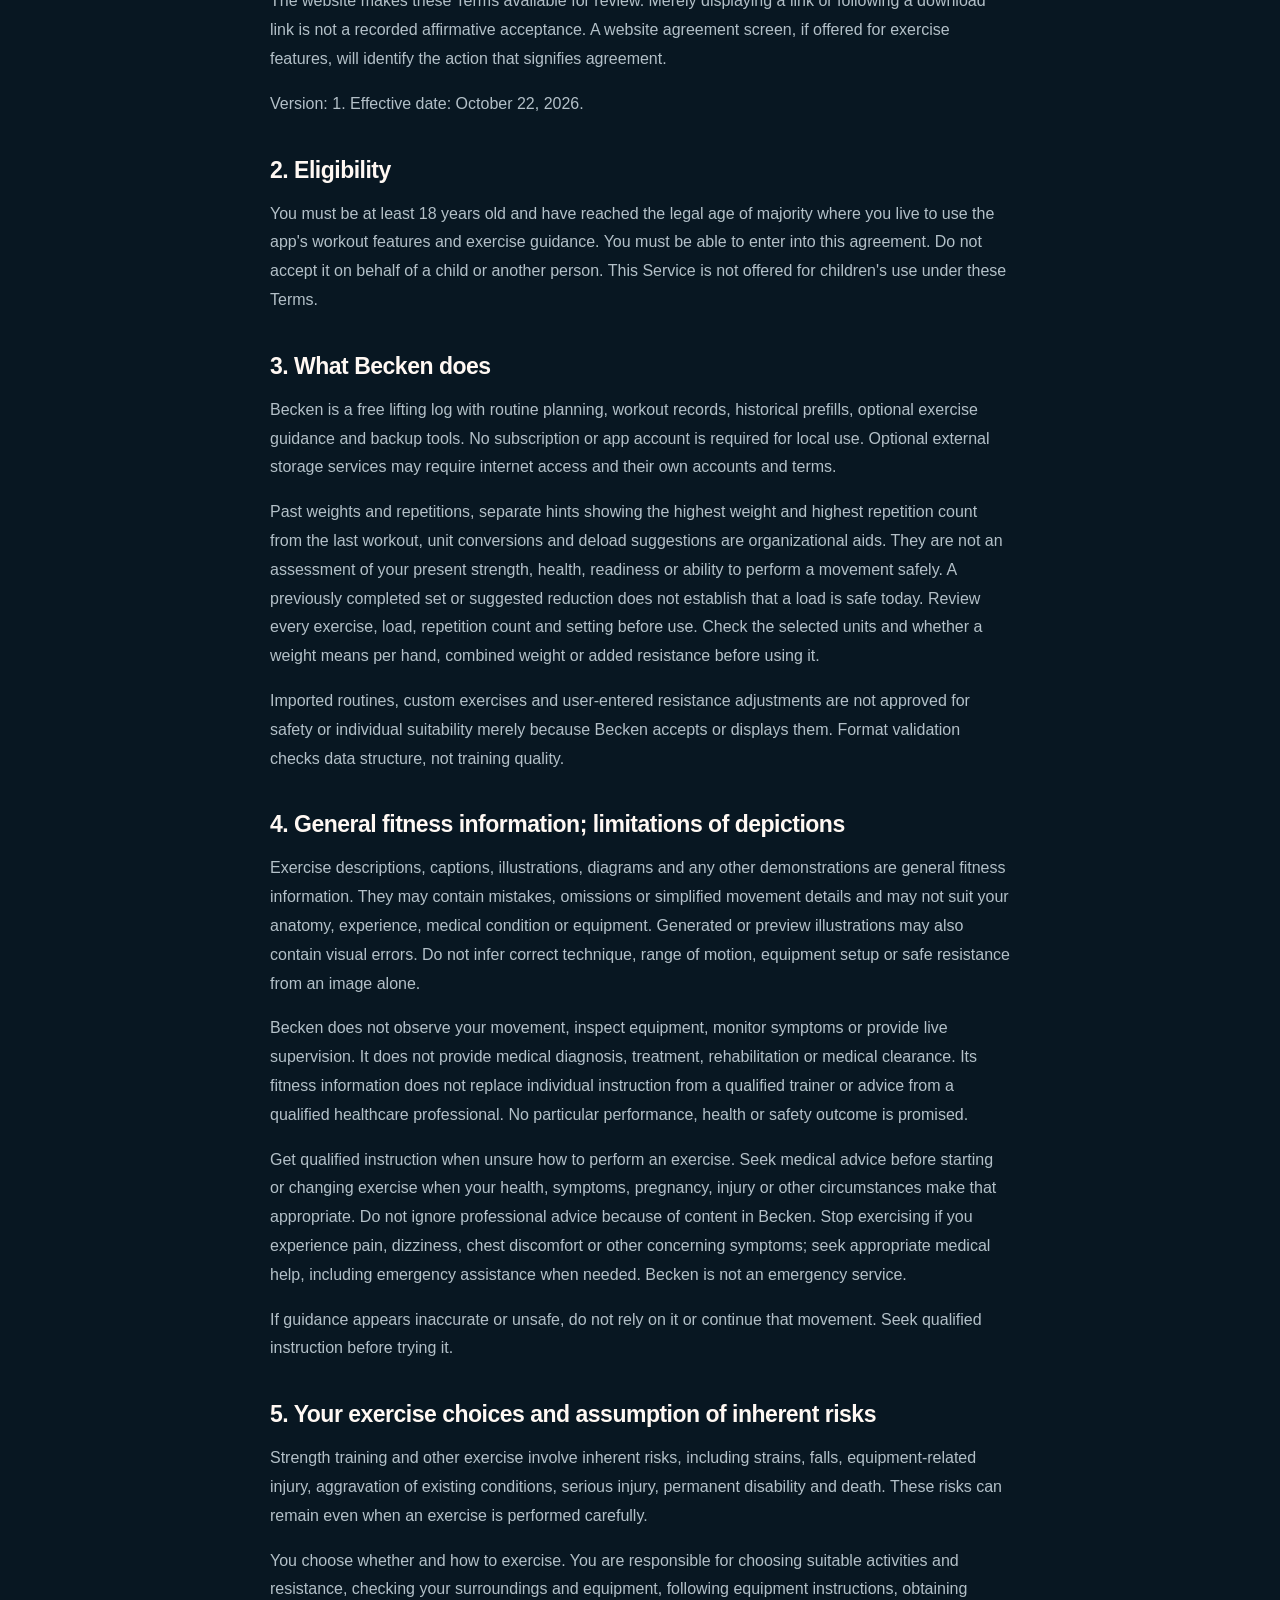
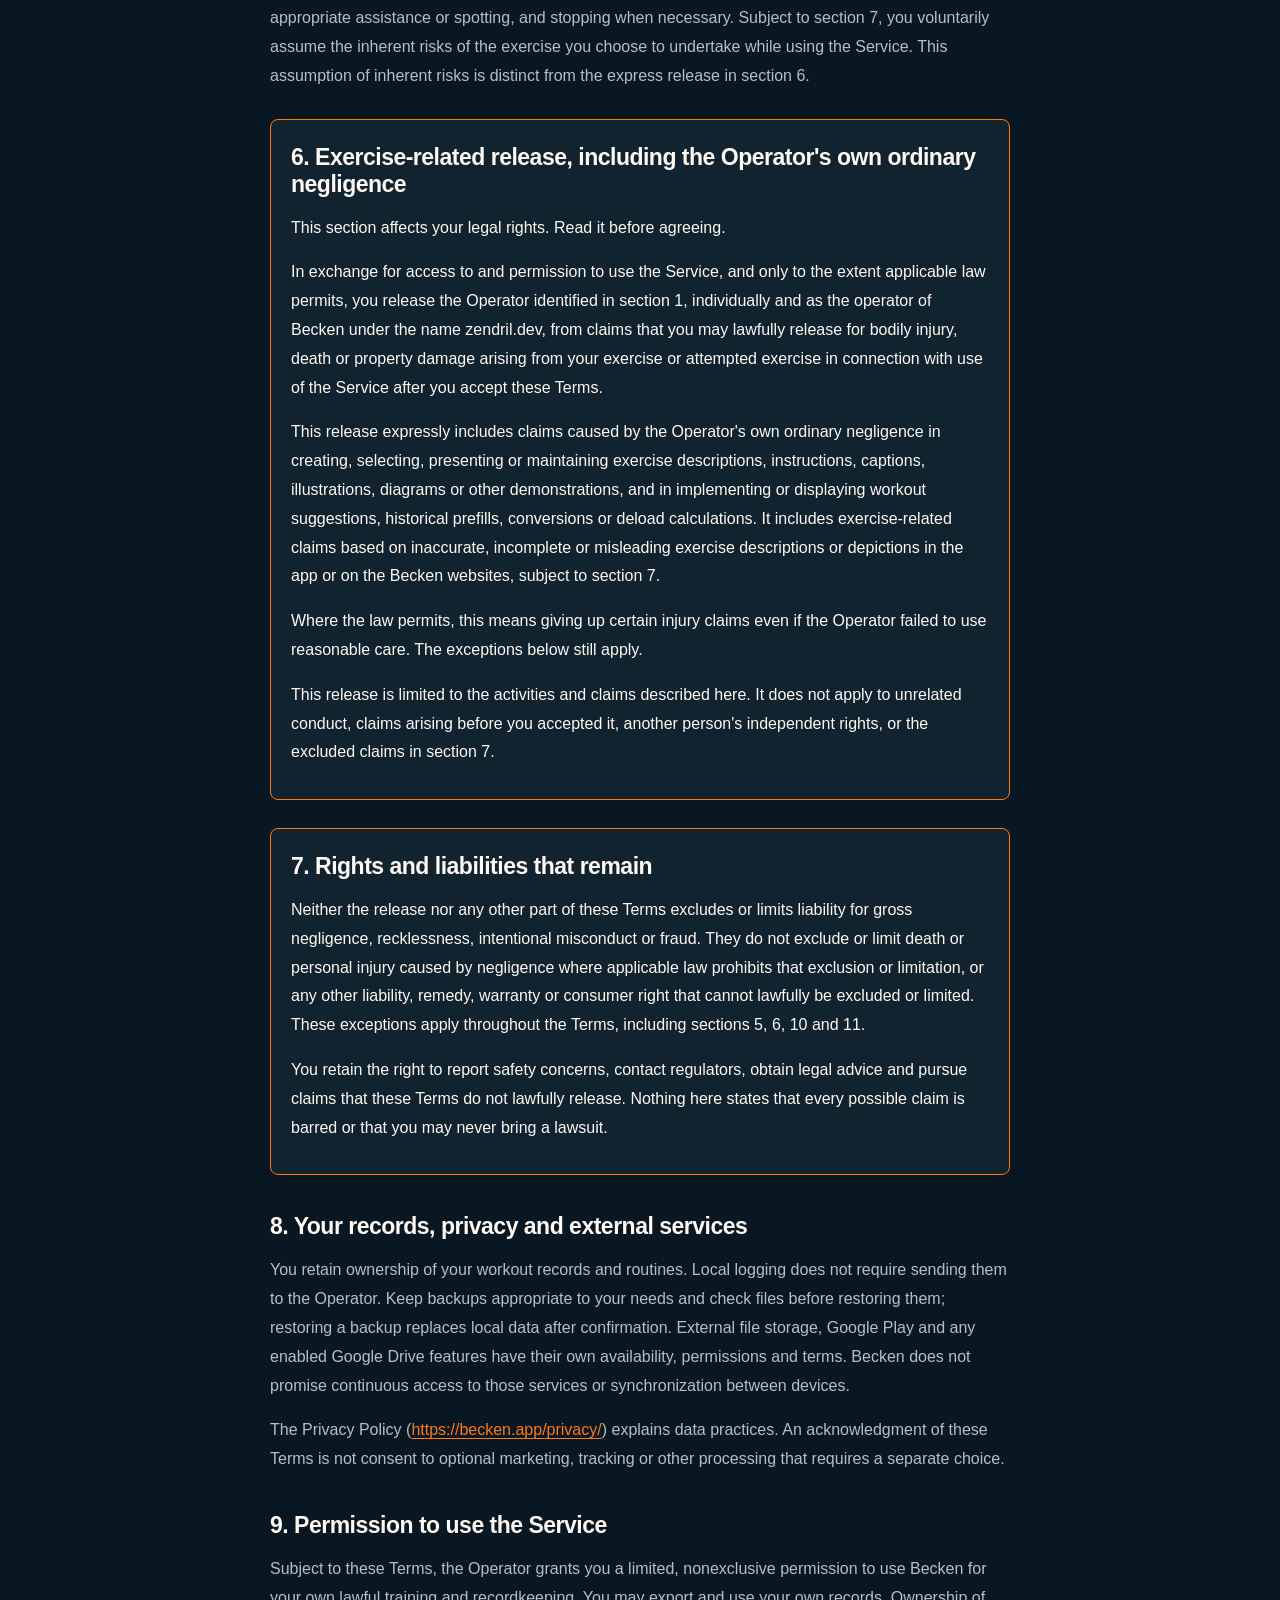
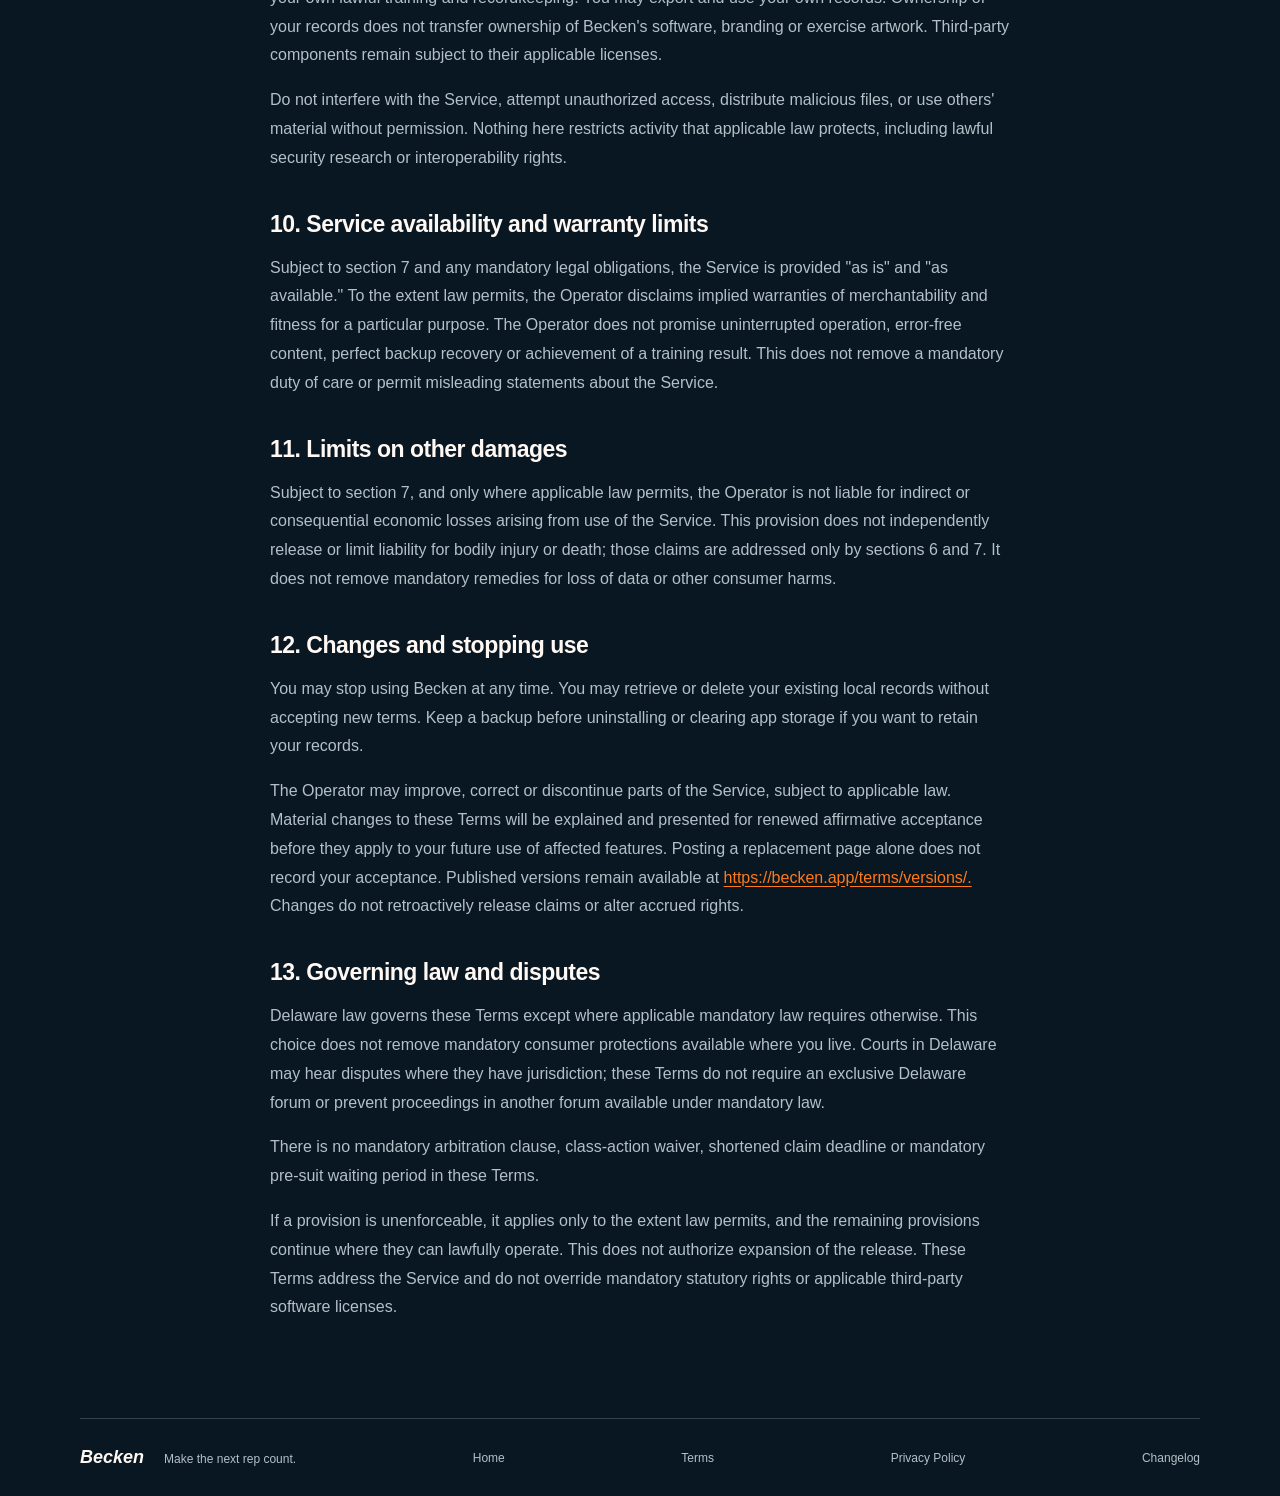
<file: terms/versions/1/index.html>
<!doctype html>
<html lang="en">
<head>
  <meta charset="utf-8">
  <meta name="viewport" content="width=device-width, initial-scale=1">
  <meta name="theme-color" content="#081722">
  <title>Terms of Service — Becken</title>
  <meta name="description" content="Becken terms, exercise safety and privacy information.">
  <link rel="canonical" href="https://becken.app/terms/versions/1/">
  <link rel="icon" href="../../../assets/logo.svg" type="image/svg+xml">
  <link rel="stylesheet" href="../../../styles.css">
</head>
<body>
  <a class="skip-link" href="#main">Skip to content</a>
  <header class="site-header wrap">
    <a class="brand" href="../../../" aria-label="Becken home"><img src="../../../assets/logo.svg" width="42" height="42" alt=""><span>Becken</span></a>
    <nav aria-label="Main navigation"><a href="../../../#screenshots">The app</a><a href="../../../guides/ai-workouts/">AI workout guide</a><a href="../../../changelog/">Changelog</a><a href="../../../terms/">Terms</a><a href="../../../privacy/">Privacy</a></nav>
  </header>
  <main class="policy wrap" id="main">
    <h1>Terms of Service</h1>
    <p class="updated">Version 1 · October 22, 2026</p>
    <p><a href="terms.txt" download>Save a text copy</a> · Use your browser’s Print command to print or save a PDF.</p>
    <div class="summary"><p>Exercise involves risk. Read the <a href="#exercise-risk-and-release">release of claims involving ordinary negligence</a> and the <a href="#rights-that-remain">rights that remain</a>. The app asks for explicit agreement before workout features and exercise guides. Following a download link does not record acceptance.</p></div>
    <p><a href="../../../terms/versions/">Published terms versions</a></p>
    <nav class="legal-contents" aria-label="Document sections"><ul>
      <li><a href="#operator-and-agreement">1. Who operates Becken; agreement and scope</a></li>
      <li><a href="#eligibility">2. Eligibility</a></li>
      <li><a href="#what-becken-does">3. What Becken does</a></li>
      <li><a href="#fitness-information">4. General fitness information; limitations of depictions</a></li>
      <li><a href="#exercise-risks">5. Your exercise choices and assumption of inherent risks</a></li>
      <li><a href="#exercise-risk-and-release">6. Exercise-related release, including the Operator&#x27;s own ordinary negligence</a></li>
      <li><a href="#rights-that-remain">7. Rights and liabilities that remain</a></li>
      <li><a href="#records-and-privacy">8. Your records, privacy and external services</a></li>
      <li><a href="#permission-to-use">9. Permission to use the Service</a></li>
      <li><a href="#warranties">10. Service availability and warranty limits</a></li>
      <li><a href="#other-damages">11. Limits on other damages</a></li>
      <li><a href="#changes">12. Changes and stopping use</a></li>
      <li><a href="#governing-law">13. Governing law and disputes</a></li>
    </ul></nav>
    <section id="operator-and-agreement"><h2>1. Who operates Becken; agreement and scope</h2>
      <p>Becken is operated by an individual based in Delaware, USA, under the name zendril.dev (the &quot;Operator,&quot; &quot;I,&quot; or &quot;me&quot;). Becken and zendril.dev are operating names used by that individual; they do not identify a separate corporation or limited liability company.</p>
      <p>These Terms cover the Becken Android app and Becken content provided by the Operator at becken.app and beckenapp.com, including associated exercise guides and downloadable materials (together, the &quot;Service&quot;). They do not govern unrelated products that may use the zendril.dev name or third-party websites.</p>
      <p>By affirmatively selecting Agree and continue after the agreement and exercise-risk acknowledgments, you agree to these Terms for your subsequent use of the Service. Please read the exercise-risk and release provisions in sections 5–7 before agreeing. If you do not agree, do not use the app&#x27;s workout features or exercise guidance. You may still read these Terms and the Privacy Policy and use the provided options to retrieve or delete your existing records.</p>
      <p>The website makes these Terms available for review. Merely displaying a link or following a download link is not a recorded affirmative acceptance. A website agreement screen, if offered for exercise features, will identify the action that signifies agreement.</p>
      <p>Version: 1. Effective date: October 22, 2026.</p>
    </section>
    <section id="eligibility"><h2>2. Eligibility</h2>
      <p>You must be at least 18 years old and have reached the legal age of majority where you live to use the app&#x27;s workout features and exercise guidance. You must be able to enter into this agreement. Do not accept it on behalf of a child or another person. This Service is not offered for children&#x27;s use under these Terms.</p>
    </section>
    <section id="what-becken-does"><h2>3. What Becken does</h2>
      <p>Becken is a free lifting log with routine planning, workout records, historical prefills, optional exercise guidance and backup tools. No subscription or app account is required for local use. Optional external storage services may require internet access and their own accounts and terms.</p>
      <p>Past weights and repetitions, separate hints showing the highest weight and highest repetition count from the last workout, unit conversions and deload suggestions are organizational aids. They are not an assessment of your present strength, health, readiness or ability to perform a movement safely. A previously completed set or suggested reduction does not establish that a load is safe today. Review every exercise, load, repetition count and setting before use. Check the selected units and whether a weight means per hand, combined weight or added resistance before using it.</p>
      <p>Imported routines, custom exercises and user-entered resistance adjustments are not approved for safety or individual suitability merely because Becken accepts or displays them. Format validation checks data structure, not training quality.</p>
    </section>
    <section id="fitness-information"><h2>4. General fitness information; limitations of depictions</h2>
      <p>Exercise descriptions, captions, illustrations, diagrams and any other demonstrations are general fitness information. They may contain mistakes, omissions or simplified movement details and may not suit your anatomy, experience, medical condition or equipment. Generated or preview illustrations may also contain visual errors. Do not infer correct technique, range of motion, equipment setup or safe resistance from an image alone.</p>
      <p>Becken does not observe your movement, inspect equipment, monitor symptoms or provide live supervision. It does not provide medical diagnosis, treatment, rehabilitation or medical clearance. Its fitness information does not replace individual instruction from a qualified trainer or advice from a qualified healthcare professional. No particular performance, health or safety outcome is promised.</p>
      <p>Get qualified instruction when unsure how to perform an exercise. Seek medical advice before starting or changing exercise when your health, symptoms, pregnancy, injury or other circumstances make that appropriate. Do not ignore professional advice because of content in Becken. Stop exercising if you experience pain, dizziness, chest discomfort or other concerning symptoms; seek appropriate medical help, including emergency assistance when needed. Becken is not an emergency service.</p>
      <p>If guidance appears inaccurate or unsafe, do not rely on it or continue that movement. Seek qualified instruction before trying it.</p>
    </section>
    <section id="exercise-risks"><h2>5. Your exercise choices and assumption of inherent risks</h2>
      <p>Strength training and other exercise involve inherent risks, including strains, falls, equipment-related injury, aggravation of existing conditions, serious injury, permanent disability and death. These risks can remain even when an exercise is performed carefully.</p>
      <p>You choose whether and how to exercise. You are responsible for choosing suitable activities and resistance, checking your surroundings and equipment, following equipment instructions, obtaining appropriate assistance or spotting, and stopping when necessary. Subject to section 7, you voluntarily assume the inherent risks of the exercise you choose to undertake while using the Service. This assumption of inherent risks is distinct from the express release in section 6.</p>
    </section>
    <section id="exercise-risk-and-release" class="legal-important"><h2>6. Exercise-related release, including the Operator&#x27;s own ordinary negligence</h2>
      <p>This section affects your legal rights. Read it before agreeing.</p>
      <p>In exchange for access to and permission to use the Service, and only to the extent applicable law permits, you release the Operator identified in section 1, individually and as the operator of Becken under the name zendril.dev, from claims that you may lawfully release for bodily injury, death or property damage arising from your exercise or attempted exercise in connection with use of the Service after you accept these Terms.</p>
      <p>This release expressly includes claims caused by the Operator&#x27;s own ordinary negligence in creating, selecting, presenting or maintaining exercise descriptions, instructions, captions, illustrations, diagrams or other demonstrations, and in implementing or displaying workout suggestions, historical prefills, conversions or deload calculations. It includes exercise-related claims based on inaccurate, incomplete or misleading exercise descriptions or depictions in the app or on the Becken websites, subject to section 7.</p>
      <p>Where the law permits, this means giving up certain injury claims even if the Operator failed to use reasonable care. The exceptions below still apply.</p>
      <p>This release is limited to the activities and claims described here. It does not apply to unrelated conduct, claims arising before you accepted it, another person&#x27;s independent rights, or the excluded claims in section 7.</p>
    </section>
    <section id="rights-that-remain" class="legal-important"><h2>7. Rights and liabilities that remain</h2>
      <p>Neither the release nor any other part of these Terms excludes or limits liability for gross negligence, recklessness, intentional misconduct or fraud. They do not exclude or limit death or personal injury caused by negligence where applicable law prohibits that exclusion or limitation, or any other liability, remedy, warranty or consumer right that cannot lawfully be excluded or limited. These exceptions apply throughout the Terms, including sections 5, 6, 10 and 11.</p>
      <p>You retain the right to report safety concerns, contact regulators, obtain legal advice and pursue claims that these Terms do not lawfully release. Nothing here states that every possible claim is barred or that you may never bring a lawsuit.</p>
    </section>
    <section id="records-and-privacy"><h2>8. Your records, privacy and external services</h2>
      <p>You retain ownership of your workout records and routines. Local logging does not require sending them to the Operator. Keep backups appropriate to your needs and check files before restoring them; restoring a backup replaces local data after confirmation. External file storage, Google Play and any enabled Google Drive features have their own availability, permissions and terms. Becken does not promise continuous access to those services or synchronization between devices.</p>
      <p>The Privacy Policy (<a href="https://becken.app/privacy/">https://becken.app/privacy/</a>) explains data practices. An acknowledgment of these Terms is not consent to optional marketing, tracking or other processing that requires a separate choice.</p>
    </section>
    <section id="permission-to-use"><h2>9. Permission to use the Service</h2>
      <p>Subject to these Terms, the Operator grants you a limited, nonexclusive permission to use Becken for your own lawful training and recordkeeping. You may export and use your own records. Ownership of your records does not transfer ownership of Becken&#x27;s software, branding or exercise artwork. Third-party components remain subject to their applicable licenses.</p>
      <p>Do not interfere with the Service, attempt unauthorized access, distribute malicious files, or use others&#x27; material without permission. Nothing here restricts activity that applicable law protects, including lawful security research or interoperability rights.</p>
    </section>
    <section id="warranties"><h2>10. Service availability and warranty limits</h2>
      <p>Subject to section 7 and any mandatory legal obligations, the Service is provided &quot;as is&quot; and &quot;as available.&quot; To the extent law permits, the Operator disclaims implied warranties of merchantability and fitness for a particular purpose. The Operator does not promise uninterrupted operation, error-free content, perfect backup recovery or achievement of a training result. This does not remove a mandatory duty of care or permit misleading statements about the Service.</p>
    </section>
    <section id="other-damages"><h2>11. Limits on other damages</h2>
      <p>Subject to section 7, and only where applicable law permits, the Operator is not liable for indirect or consequential economic losses arising from use of the Service. This provision does not independently release or limit liability for bodily injury or death; those claims are addressed only by sections 6 and 7. It does not remove mandatory remedies for loss of data or other consumer harms.</p>
    </section>
    <section id="changes"><h2>12. Changes and stopping use</h2>
      <p>You may stop using Becken at any time. You may retrieve or delete your existing local records without accepting new terms. Keep a backup before uninstalling or clearing app storage if you want to retain your records.</p>
      <p>The Operator may improve, correct or discontinue parts of the Service, subject to applicable law. Material changes to these Terms will be explained and presented for renewed affirmative acceptance before they apply to your future use of affected features. Posting a replacement page alone does not record your acceptance. Published versions remain available at <a href="https://becken.app/terms/versions/.">https://becken.app/terms/versions/.</a> Changes do not retroactively release claims or alter accrued rights.</p>
    </section>
    <section id="governing-law"><h2>13. Governing law and disputes</h2>
      <p>Delaware law governs these Terms except where applicable mandatory law requires otherwise. This choice does not remove mandatory consumer protections available where you live. Courts in Delaware may hear disputes where they have jurisdiction; these Terms do not require an exclusive Delaware forum or prevent proceedings in another forum available under mandatory law.</p>
      <p>There is no mandatory arbitration clause, class-action waiver, shortened claim deadline or mandatory pre-suit waiting period in these Terms.</p>
      <p>If a provision is unenforceable, it applies only to the extent law permits, and the remaining provisions continue where they can lawfully operate. This does not authorize expansion of the release. These Terms address the Service and do not override mandatory statutory rights or applicable third-party software licenses.</p>
    </section>
  </main>
  <footer class="site-footer wrap"><span class="footer-brand">Becken <span>Make the next rep count.</span></span><a href="../../../">Home</a><a href="../../../terms/">Terms</a><a href="../../../privacy/">Privacy Policy</a><a href="../../../changelog/">Changelog</a></footer>
</body>
</html>
</file>
<file: styles.css>
:root {
  color-scheme:dark;
  --ink:#081722;
  --orange:#ff7a1a;
  --paper:#fff8f3;
  --muted:#b3c0c8;
  --line:#30424e;
  --surface:#10232f;
  font-family:Arial,Helvetica,sans-serif;
  color:var(--paper);
  background:var(--ink);
  font-synthesis:none}

* {
  box-sizing:border-box}
body {
  margin:0}
a {
  color:inherit;
  text-decoration:none}
a:hover {
  text-decoration:underline;
  text-underline-offset:5px}
a:focus-visible {
  outline:3px solid var(--orange);
  outline-offset:6px;
  border-radius:4px}
img {
  max-width:100%;
  height:auto;
  display:block}
.wrap {
  width:min(1120px,calc(100% - 64px));
  margin-inline:auto}
.skip-link {
  position:absolute;
  left:16px;
  top:-100px;
  padding:14px;
  background:var(--orange);
  color:var(--ink);
  z-index:10}
.skip-link:focus {
  top:12px}
.site-header {
  display:flex;
  justify-content:space-between;
  align-items:center;
  padding-block:26px;
  border-bottom:1px solid var(--line)}
.brand {
  display:flex;
  gap:10px;
  align-items:center;
  font-size:28px;
  font-weight:800;
  font-style:italic;
  letter-spacing:-1px}
.site-header nav {
  display:flex;
  gap:32px;
  font-size:14px}
.hero {
  display:grid;
  grid-template-columns:1.3fr 1fr;
  align-items:center;
  gap:48px;
  padding-block:76px 88px}
.eyebrow {
  font-size:11px;
  font-weight:700;
  letter-spacing:2px;
  color:var(--orange);
  line-height:1.8}
.dot {
  display:inline-block;
  width:7px;
  height:7px;
  border-radius:50%;
  background:var(--orange);
  margin-right:7px}
h1 {
  font-size:clamp(54px,6.5vw,84px);
  letter-spacing:-4px;
  line-height:1.02;
  margin:26px 0;
  font-weight:800}
h1 em {
  color:var(--orange)}
.promise {
  color:var(--orange);
  font-size:18px;
  font-weight:700;
  line-height:1.6;
  margin:0 0 24px}
.intro {
  color:var(--muted);
  font-size:18px;
  line-height:1.7;
  margin:28px 0}
.button {
  display:inline-flex;
  align-items:center;
  gap:36px;
  background:var(--orange);
  color:var(--ink);
  padding:19px 25px;
  border-radius:8px;
  font-size:16px;
  font-weight:700}
.button:hover {
  background:#ff954a;
  text-decoration:none}
.button span {
  font-size:23px;
  line-height:1}
.availability {
  font-size:12px;
  color:var(--muted);
  line-height:1.7;
  max-width:340px;
  margin:14px 0 0}
.hero-visual {
  position:relative;
  display:flex;
  flex-direction:column;
  align-items:center;
  isolation:isolate}
.orbit {
  position:absolute;
  inset:12% -3%;
  background:radial-gradient(ellipse,#ff7a1a25,transparent 70%);
  z-index:-1}
.phone {
  border:6px solid #263b48;
  border-radius:28px;
  box-shadow:0 20px 50px #0005;
  background:var(--ink)}
.hero-phone {
  width:246px;
  transform:rotate(5deg)}
.visual-caption {
  font-size:10px;
  font-weight:700;
  letter-spacing:2px;
  color:var(--muted);
  margin-top:30px}
.visual-caption span {
  color:var(--orange);
  margin-right:8px}
.principles {
  display:grid;
  grid-template-columns:repeat(3,1fr);
  gap:40px;
  padding-block:36px 70px;
  border-top:1px solid var(--line)}
.number {
  color:var(--orange);
  font:12px monospace}
.principles h2 {
  font-size:18px;
  letter-spacing:-.4px;
  margin-top:21px}
.principles p {
  color:var(--muted);
  font-size:14px;
  line-height:1.8;
  margin-bottom:0}
.app-section {
  background:var(--paper);
  color:var(--ink);
  padding:76px 0 55px}
.section-heading .eyebrow {
  color:#a44000}
.section-heading h2 {
  font-size:clamp(32px,4vw,48px);
  line-height:1.12;
  letter-spacing:-1.8px;
  margin:18px 0}
.section-heading>p:last-child {
  color:#52616a;
  line-height:1.6}
.screenshots {
  display:grid;
  grid-template-columns:repeat(3,1fr);
  gap:58px;
  margin-top:46px;
  max-width:940px;
  margin-inline:auto}
.screenshots figure {
  margin:0;
  min-width:0}
.screenshots .phone {
  width:100%;
  border-color:#20323f;
  box-shadow:0 16px 32px #08172220}
.screenshots a {
  display:block;
  border-radius:28px}
.screenshots a:hover {
  transform:translateY(-4px)}
figcaption {
  font-size:14px;
  font-weight:700;
  margin-top:23px}
figcaption span {
  font:12px monospace;
  color:#a44000;
  margin-right:12px}
.screenshot-note {
  font-size:12px;
  color:#52616a;
  text-align:center;
  line-height:1.6;
  margin-top:35px}
.closing {
  display:flex;
  flex-direction:column;
  align-items:center;
  text-align:center;
  padding-block:65px}
.closing h2 {
  font-size:32px;
  letter-spacing:-1px;
  margin:22px 0}
.text-link {
  font-weight:700;
  color:var(--orange)}
.site-footer {
  display:flex;
  justify-content:space-between;
  gap:25px;
  align-items:center;
  border-top:1px solid var(--line);
  padding-block:28px;
  color:var(--muted);
  font-size:12px}
.footer-brand {
  font-size:18px;
  font-style:italic;
  font-weight:700;
  color:var(--paper)}
.footer-brand span {
  font-size:12px;
  font-weight:400;
  font-style:normal;
  margin-left:15px;
  color:var(--muted)}
.policy {
  max-width:740px;
  padding-block:65px 80px}
.policy h1 {
  font-size:clamp(40px,6vw,60px);
  letter-spacing:-2px}
.policy .lede {
  font-size:20px;
  line-height:1.6;
  color:var(--paper)}
.policy h2 {
  font-size:23px;
  margin:38px 0 12px;
  letter-spacing:-.5px}
.policy p,.policy li {
  font-size:16px;
  color:var(--muted);
  line-height:1.8}
.policy ul {
  padding-left:22px}
.policy a {
  color:var(--orange);
  text-decoration:underline;
  text-underline-offset:3px}
.policy .updated {
  font-size:13px}
.policy .summary {
  border-left:3px solid var(--orange);
  padding:4px 22px;
  margin:30px 0;
  background:var(--surface)}

.safety-note { color:var(--muted); font-size:13px; line-height:1.7; max-width:520px; margin-top:22px; }
.safety-note a { color:var(--orange); text-decoration:underline; text-underline-offset:3px; }
.policy { overflow-wrap:anywhere; }
.policy section { scroll-margin-top:24px; }
.policy .legal-important { margin-block:28px; padding:4px 20px 16px; border:1px solid var(--orange); border-radius:8px; background:var(--surface); }
.policy .legal-important h2 { margin-top:20px; }
.policy .legal-important p { color:var(--paper); }
.legal-contents { border-block:1px solid var(--line); margin-block:28px; padding-block:12px; }
.legal-contents li + li { margin-top:8px; }

@media print {
  body { background:#fff; color:#000; }
  .site-header,.site-footer,.skip-link,.legal-contents { display:none; }
  .policy { width:100%; max-width:none; padding:0; }
  .policy p,.policy li,.policy a,.policy .legal-important p { color:#000; }
  .policy .summary,.policy .legal-important { background:transparent; border-color:#000; }
  .policy h1 { font-size:28pt; }
  .policy h2 { font-size:16pt; break-after:avoid; }
}

@media(max-width:760px) {
  .wrap {
  width:calc(100% - 40px)}
.site-header {
  padding-block:20px}
.site-header nav {
  gap:22px}
.hero {
  gap:36px;
  grid-template-columns:1fr;
  padding-block:48px}
.hero-copy {
  max-width:520px}
h1 {
  letter-spacing:-2.5px}
.hero-visual {
  padding-top:12px}
.hero-phone {
  width:230px}
.orbit {
  inset:0}
.principles {
  grid-template-columns:1fr;
  gap:28px;
  padding-block:32px 45px}
.principles h2 {
  margin-top:12px}
.principles p {
  max-width:480px}
.app-section {
  padding-block:45px}
.screenshots {
  gap:20px;
  grid-template-columns:1fr;
  max-width:290px}
.screenshots figure {
  margin-bottom:26px}
.site-footer {
  align-items:flex-start}
.footer-brand span {
  display:block;
  margin:8px 0 0}
.closing h2 {
  font-size:28px}
.policy {
  padding-block:38px 50px}
}

@media(prefers-reduced-motion:reduce) {
  .hero-phone {
  transform:none}
.screenshots a:hover {
  transform:none}
}


.arrow { display: inline-block; vertical-align: middle; }
.visual-caption .arrow { width: 12px; height: 12px; }

/* Workout documentation keeps long schema rules and JSON within phone layouts. */
.workout-guide { max-width:900px; }
.workout-guide pre { max-width:100%; overflow:auto; padding:20px; border:1px solid var(--line); border-radius:12px; font-size:14px; line-height:1.6; }
.workout-guide .ai-prompt { white-space:pre-wrap; overflow-wrap:anywhere; }
.workout-guide .table-scroll { max-width:100%; overflow-x:auto; }
.workout-guide table { width:100%; border-collapse:collapse; font-size:14px; }
.workout-guide th, .workout-guide td { padding:12px; border-bottom:1px solid var(--line); text-align:left; vertical-align:top; overflow-wrap:anywhere; }
.workout-guide td { min-width:180px; }

/* Version history shares the landing page's Momentum palette and type. */
.site-header { flex-wrap:wrap; gap:18px; }
.site-header nav,.site-footer nav { display:flex; flex-wrap:wrap; gap:18px; }
.site-header [aria-current="page"] { color:var(--orange); }
.site-footer { flex-wrap:wrap; }
.history { max-width:840px; padding-block:64px 40px; }
.history h1 { font-size:clamp(46px,7vw,72px); letter-spacing:-2.5px; }
.history .intro { max-width:580px; }
.history-note { color:var(--muted); font-size:14px; line-height:1.7; max-width:640px; }
.version-index { margin-block:32px; border-block:1px solid var(--line); padding-block:18px; }
.version-index summary { cursor:pointer; font-size:14px; font-weight:700; }
.version-index summary:focus-visible { outline:3px solid var(--orange); outline-offset:6px; }
.version-index nav { display:flex; flex-wrap:wrap; gap:10px; margin-top:20px; }
.version-index nav a { padding:8px 12px; border:1px solid var(--line); border-radius:6px; font-size:14px; }
.release { padding-block:32px; border-bottom:1px solid var(--line); scroll-margin-top:24px; overflow-wrap:anywhere; }
.release.upcoming { padding:24px; background:var(--surface); border:1px solid var(--line); border-left:3px solid var(--orange); border-radius:8px; }
.release-meta { display:flex; flex-wrap:wrap; gap:10px 16px; align-items:center; color:var(--muted); font-size:12px; line-height:1.6; margin:0; }
.version-badge { color:var(--orange); font-weight:700; font-size:14px; font-variant-numeric:tabular-nums; }
.release h2 { font-size:clamp(22px,3vw,28px); line-height:1.3; letter-spacing:-.6px; margin:16px 0 24px; }
.change-section h3 { color:var(--orange); font-size:12px; letter-spacing:1px; text-transform:uppercase; margin:24px 0 10px; }
.change-section ul { padding-left:21px; margin:0; color:var(--muted); line-height:1.8; font-size:16px; }
.change-section li + li { margin-top:8px; }
.back-to-top { color:var(--orange); margin-block:32px; font-size:14px; }
@media(max-width:760px) {
  .history { padding-top:36px; }
  .release.upcoming { padding:20px; }
}
</file>
